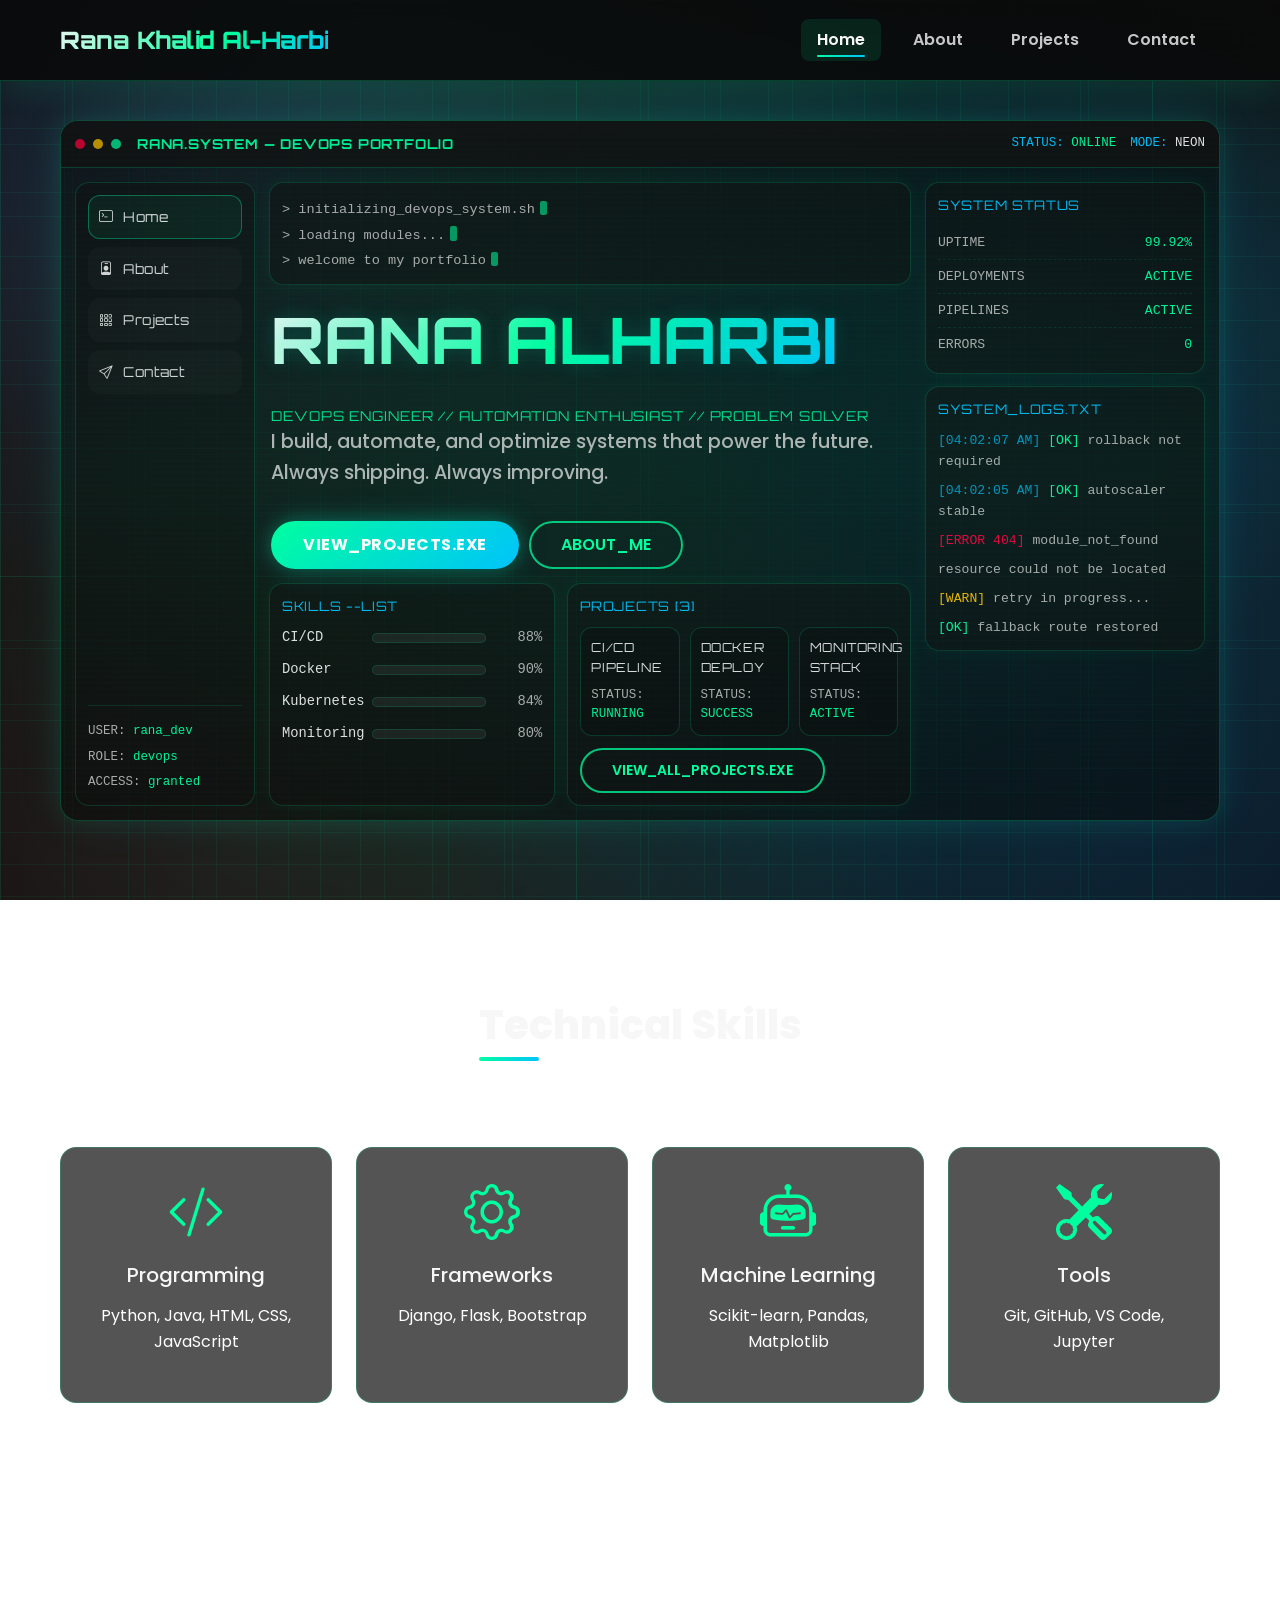
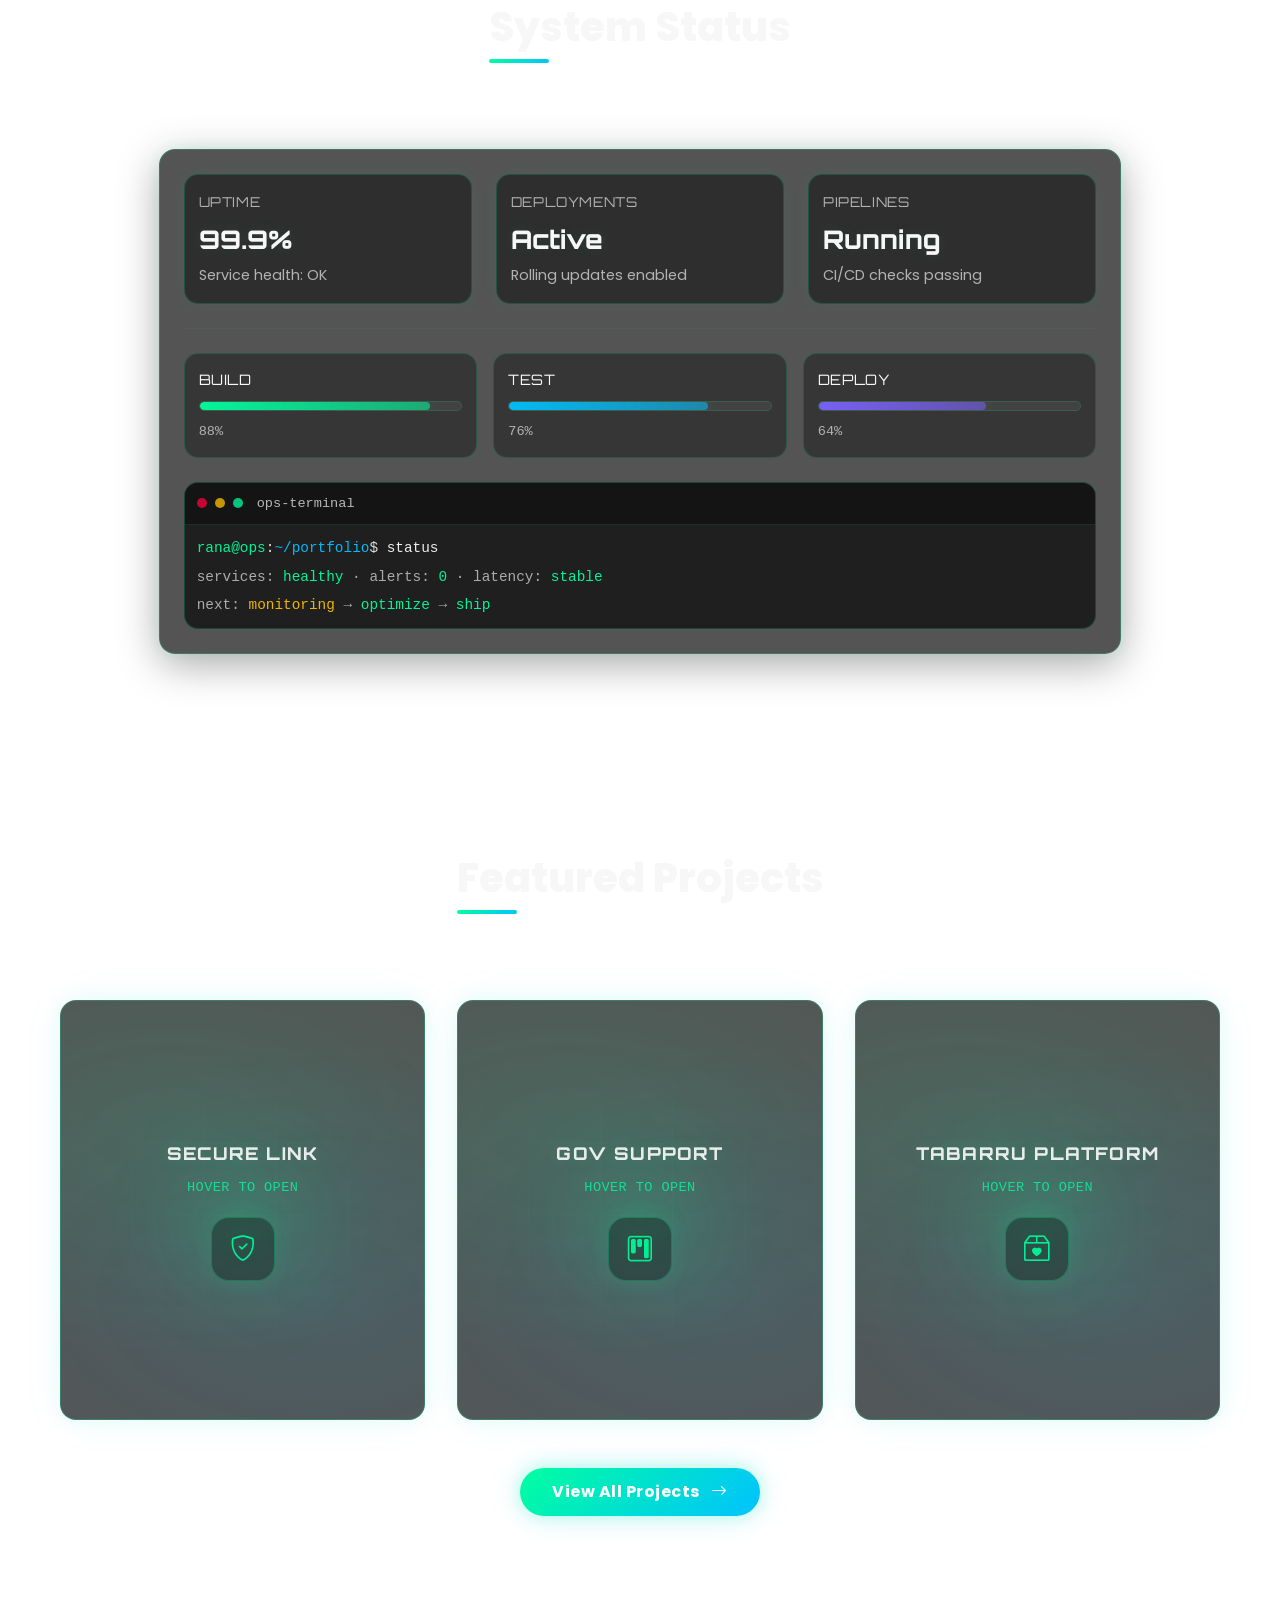
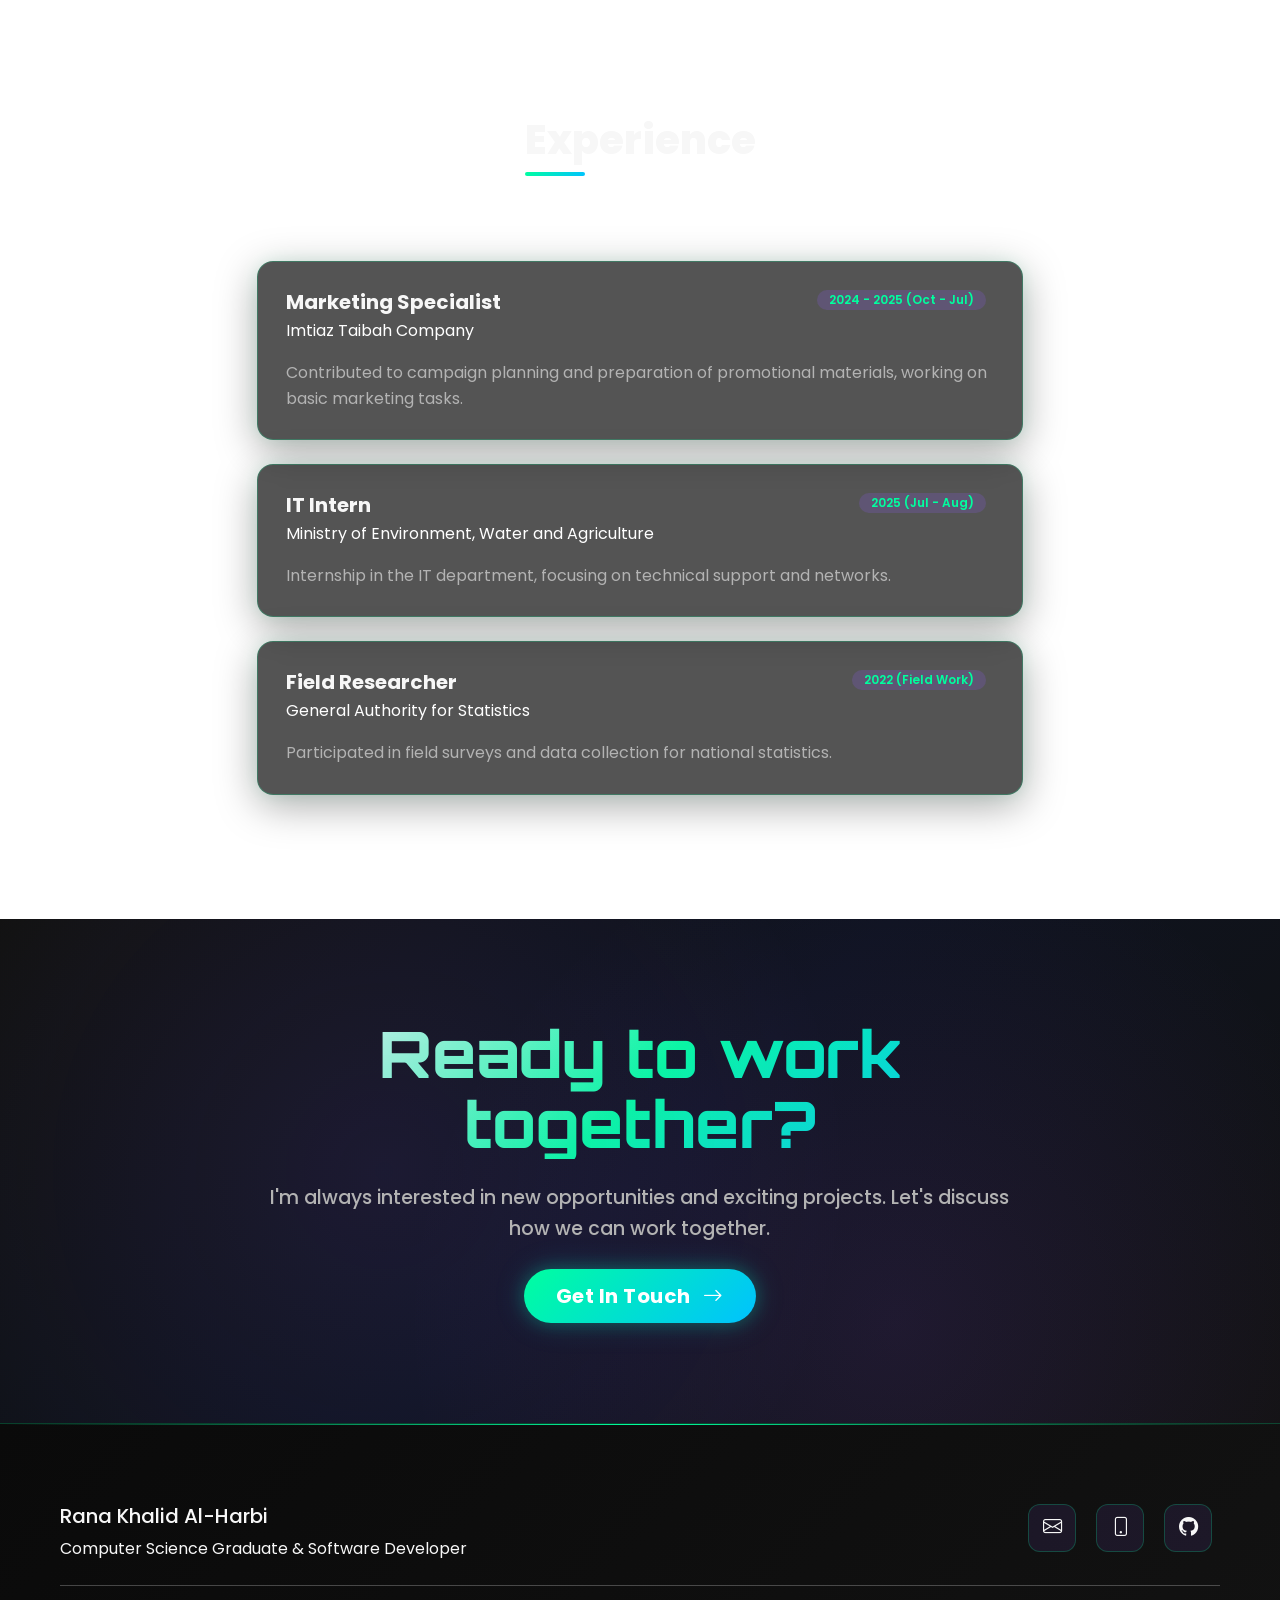
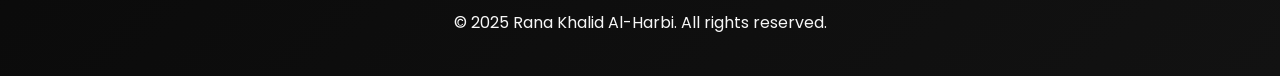
<file: index.html>
﻿<!DOCTYPE html>
<html lang="en">
<head>
    <meta charset="UTF-8">
    <meta name="viewport" content="width=device-width, initial-scale=1.0">
    <title>Rana Khalid Al-Harbi - Portfolio</title>
    
    <!-- Bootstrap CSS -->
    <link href="https://cdn.jsdelivr.net/npm/bootstrap@5.3.0/dist/css/bootstrap.min.css" rel="stylesheet">
    <!-- Bootstrap Icons -->
    <link href="https://cdn.jsdelivr.net/npm/bootstrap-icons@1.10.0/font/bootstrap-icons.css" rel="stylesheet">
    <!-- Google Fonts -->
    <link href="https://fonts.googleapis.com/css2?family=Poppins:wght@300;400;500;600;700;800&display=swap" rel="stylesheet">
    
    <link rel="stylesheet" href="css/styles.css">
</head>
<body>
    <!-- Loading Screen -->
    <div id="loading-screen" class="loading-screen" aria-live="polite" aria-label="Initializing system">
        <div class="loading-card">
            <div class="loading-title">Initializing System<span class="loading-dots"></span></div>
            <div class="loading-subtitle">Loading modules, warming cache, syncing UI…</div>
            <div class="loading-bar">
                <div class="loading-bar-fill" id="loading-bar-fill"></div>
            </div>
            <div class="loading-hint">&gt; Press nothing. Just watch it boot.</div>
        </div>
    </div>

    <!-- Cursor Follower -->
    <div class="cursor-dot" id="cursor-dot" aria-hidden="true"></div>
    <!-- Language Switcher -->
   

    <!-- Navigation -->
    <nav class="navbar navbar-expand-lg">
        <div class="container">
            <a class="navbar-brand" href="index.html">
                Rana Khalid Al-Harbi
            </a>
            
            <button class="navbar-toggler" type="button" data-bs-toggle="collapse" data-bs-target="#navbarNav">
                <span class="navbar-toggler-icon"></span>
            </button>
            
            <div class="collapse navbar-collapse" id="navbarNav">
                <ul class="navbar-nav ms-auto">
                    <li class="nav-item">
                        <a class="nav-link active" href="index.html">Home</a>
                    </li>
                    <li class="nav-item">
                        <a class="nav-link" href="about.html">About</a>
                    </li>
                    <li class="nav-item">
                        <a class="nav-link" href="projects.html">Projects</a>
                    </li>
                    <li class="nav-item">
                        <a class="nav-link" href="contact.html">Contact</a>
                    </li>
                </ul>
            </div>
        </div>
    </nav>

    <!-- Main Content -->
    <main>
        <!-- Hero Section -->
        <section class="hero-section">
            <div class="container">
                <div class="hud-shell">
                    <div class="hud-topbar">
                        <div class="hud-topbar-left">
                            <span class="hud-dot hud-dot-red"></span>
                            <span class="hud-dot hud-dot-yellow"></span>
                            <span class="hud-dot hud-dot-green"></span>
                            <span class="hud-title">RANA.SYSTEM — DEVOPS PORTFOLIO</span>
                        </div>
                        <div class="hud-topbar-right">
                            <span class="hud-kv"><span class="hud-k">STATUS:</span> <span class="hud-v ok">ONLINE</span></span>
                            <span class="hud-kv"><span class="hud-k">MODE:</span> <span class="hud-v">NEON</span></span>
                        </div>
                    </div>

                    <div class="hud-grid">
                        <aside class="hud-sidebar">
                            <a class="hud-nav-item active" href="index.html"><i class="bi bi-terminal"></i> Home</a>
                            <a class="hud-nav-item" href="about.html"><i class="bi bi-person-badge"></i> About</a>
                            <a class="hud-nav-item" href="projects.html"><i class="bi bi-grid-3x3-gap"></i> Projects</a>
                            <a class="hud-nav-item" href="contact.html"><i class="bi bi-send"></i> Contact</a>
                            <div class="hud-sidebar-meta">
                                <div class="hud-small">USER: <span class="ok">rana_dev</span></div>
                                <div class="hud-small">ROLE: <span class="ok">devops</span></div>
                                <div class="hud-small">ACCESS: <span class="ok">granted</span></div>
                            </div>
                        </aside>

                        <section class="hud-main">
                            <div class="hud-panel hud-boot">
                                <div class="hud-mono hud-bootline" data-bootline="> initializing_devops_system.sh"></div>
                                <div class="hud-mono hud-bootline" data-bootline="> loading modules..."></div>
                                <div class="hud-mono hud-bootline" data-bootline="> welcome to my portfolio"></div>
                            </div>

                            <div class="hud-hero">
                                <h1 class="hero-title hero-title-typewriter" data-typewriter-text="RANA ALHARBI" aria-label="RANA ALHARBI"></h1>
                                <div class="hud-role">DEVOPS ENGINEER // AUTOMATION ENTHUSIAST // PROBLEM SOLVER</div>
                                <p class="hero-subtitle">I build, automate, and optimize systems that power the future. Always shipping. Always improving.</p>
                                <div class="hud-actions">
                                    <a href="projects.html" class="btn btn-primary">VIEW_PROJECTS.EXE</a>
                                    <a href="about.html" class="btn btn-outline-primary">ABOUT_ME</a>
                                </div>
                            </div>

                            <div class="hud-row">
                                <div class="hud-panel hud-skillpanel">
                                    <div class="hud-panel-title">SKILLS --LIST</div>
                                    <div class="hud-skill">
                                        <span>CI/CD</span>
                                        <span class="hud-bar"><span class="hud-bar-fill" style="width: 88%"></span></span>
                                        <span class="hud-pct">88%</span>
                                    </div>
                                    <div class="hud-skill">
                                        <span>Docker</span>
                                        <span class="hud-bar"><span class="hud-bar-fill" style="width: 90%"></span></span>
                                        <span class="hud-pct">90%</span>
                                    </div>
                                    <div class="hud-skill">
                                        <span>Kubernetes</span>
                                        <span class="hud-bar"><span class="hud-bar-fill" style="width: 84%"></span></span>
                                        <span class="hud-pct">84%</span>
                                    </div>
                                    <div class="hud-skill">
                                        <span>Monitoring</span>
                                        <span class="hud-bar"><span class="hud-bar-fill" style="width: 80%"></span></span>
                                        <span class="hud-pct">80%</span>
                                    </div>
                                </div>

                                <div class="hud-panel hud-projectpanel">
                                    <div class="hud-panel-title">PROJECTS [3]</div>
                                    <div class="hud-chipgrid">
                                        <div class="hud-chip">
                                            <div class="hud-chip-title">CI/CD PIPELINE</div>
                                            <div class="hud-chip-sub">STATUS: <span class="ok">RUNNING</span></div>
                                        </div>
                                        <div class="hud-chip">
                                            <div class="hud-chip-title">DOCKER DEPLOY</div>
                                            <div class="hud-chip-sub">STATUS: <span class="ok">SUCCESS</span></div>
                                        </div>
                                        <div class="hud-chip">
                                            <div class="hud-chip-title">MONITORING STACK</div>
                                            <div class="hud-chip-sub">STATUS: <span class="ok">ACTIVE</span></div>
                                        </div>
                                    </div>
                                    <div class="hud-chip-actions">
                                        <a href="projects.html" class="btn btn-outline-primary btn-sm">VIEW_ALL_PROJECTS.EXE</a>
                                    </div>
                                </div>
                            </div>
                        </section>

                        <aside class="hud-right">
                            <div class="hud-panel hud-status">
                                <div class="hud-panel-title">SYSTEM STATUS</div>
                                <div class="hud-kvline"><span>UPTIME</span><span class="ok" id="hud-uptime">99.9%</span></div>
                                <div class="hud-kvline"><span>DEPLOYMENTS</span><span class="ok" id="hud-deployments">ACTIVE</span></div>
                                <div class="hud-kvline"><span>PIPELINES</span><span class="ok" id="hud-pipelines">RUNNING</span></div>
                                <div class="hud-kvline"><span>ERRORS</span><span class="ok" id="hud-errors">0</span></div>
                            </div>

                            <div class="hud-panel hud-logs">
                                <div class="hud-panel-title">SYSTEM_LOGS.TXT</div>
                                <div id="hud-logs">
                                    <div class="hud-log"><span class="err">[ERROR 404]</span> module_not_found</div>
                                    <div class="hud-log">resource could not be located</div>
                                    <div class="hud-log"><span class="warn">[WARN]</span> retry in progress...</div>
                                    <div class="hud-log"><span class="ok">[OK]</span> fallback route restored</div>
                                </div>
                            </div>
                        </aside>
                    </div>
                </div>
            </div>
        </section>

        <!-- Skills Section -->
        <section class="section-padding">
            <div class="container">
                <div class="text-center mb-5">
                    <h2 class="section-title">Technical Skills</h2>
                    <p class="text-white">Technologies and tools I work with</p>
                </div>
                <div class="skills-grid">
                    <div class="skill-card">
                        <i class="bi bi-code-slash display-4"></i>
                        <h5 class="mt-3 mb-3">Programming</h5>
                        <p class="text-white">Python, Java, HTML, CSS, JavaScript</p>
                    </div>
                    <div class="skill-card">
                        <i class="bi bi-gear display-4"></i>
                        <h5 class="mt-3 mb-3">Frameworks</h5>
                        <p class="text-white">Django, Flask, Bootstrap</p>
                    </div>
                    <div class="skill-card">
                        <i class="bi bi-robot display-4"></i>
                        <h5 class="mt-3 mb-3">Machine Learning</h5>
                            <p class="text-white">Scikit-learn, Pandas, Matplotlib</p>
                    </div>
                    <div class="skill-card">
                        <i class="bi bi-tools display-4"></i>
                        <h5 class="mt-3 mb-3">Tools</h5>
                        <p class="text-white">Git, GitHub, VS Code, Jupyter</p>
                    </div>
                </div>
            </div>
        </section>

        <!-- System Status Panel -->
        <section class="section-padding">
            <div class="container">
                <div class="text-center mb-5">
                    <h2 class="section-title">System Status</h2>
                    <p class="text-white">A DevOps-style snapshot of what’s running</p>
                </div>

                <div class="row g-4 justify-content-center">
                    <div class="col-lg-10">
                        <div class="card p-4">
                            <div class="row g-4">
                                <div class="col-md-4">
                                    <div class="status-metric">
                                        <div class="status-label">Uptime</div>
                                        <div class="status-value">99.9%</div>
                                        <div class="status-sub">Service health: OK</div>
                                    </div>
                                </div>
                                <div class="col-md-4">
                                    <div class="status-metric">
                                        <div class="status-label">Deployments</div>
                                        <div class="status-value">Active</div>
                                        <div class="status-sub">Rolling updates enabled</div>
                                    </div>
                                </div>
                                <div class="col-md-4">
                                    <div class="status-metric">
                                        <div class="status-label">Pipelines</div>
                                        <div class="status-value">Running</div>
                                        <div class="status-sub">CI/CD checks passing</div>
                                    </div>
                                </div>
                            </div>

                            <hr class="my-4" style="border-color: rgba(0,255,159,0.18);">

                            <div class="row g-3">
                                <div class="col-md-4">
                                    <div class="progress-line">
                                        <div class="progress-title">Build</div>
                                        <div class="progress-track">
                                            <div class="progress-fill progress-fill-green" style="width: 88%"></div>
                                        </div>
                                        <div class="progress-meta">88%</div>
                                    </div>
                                </div>
                                <div class="col-md-4">
                                    <div class="progress-line">
                                        <div class="progress-title">Test</div>
                                        <div class="progress-track">
                                            <div class="progress-fill progress-fill-blue" style="width: 76%"></div>
                                        </div>
                                        <div class="progress-meta">76%</div>
                                    </div>
                                </div>
                                <div class="col-md-4">
                                    <div class="progress-line">
                                        <div class="progress-title">Deploy</div>
                                        <div class="progress-track">
                                            <div class="progress-fill progress-fill-purple" style="width: 64%"></div>
                                        </div>
                                        <div class="progress-meta">64%</div>
                                    </div>
                                </div>
                            </div>

                            <div class="terminal-mini mt-4">
                                <div class="terminal-header">
                                    <span class="dot dot-red"></span>
                                    <span class="dot dot-yellow"></span>
                                    <span class="dot dot-green"></span>
                                    <span class="terminal-title">ops-terminal</span>
                                </div>
                                <div class="terminal-body">
                                    <div><span class="t-prompt">rana@ops</span>:<span class="t-path">~/portfolio</span>$ <span class="t-cmd">status</span></div>
                                    <div class="t-out">services: <span class="t-ok">healthy</span> · alerts: <span class="t-ok">0</span> · latency: <span class="t-ok">stable</span></div>
                                    <div class="t-out">next: <span class="t-warn">monitoring</span> → <span class="t-ok">optimize</span> → <span class="t-ok">ship</span></div>
                                </div>
                            </div>
                        </div>
                    </div>
                </div>
            </div>
        </section>

        <!-- Featured Projects Section -->
        <section class="section-padding">
            <div class="container">
                <div class="text-center mb-5">
                    <h2 class="section-title">Featured Projects</h2>
                    <p class="text-white">Some of my recent work</p>
                </div>
                <div class="projects-grid">
                    <div class="flip-card" tabindex="0" role="button" aria-label="Open project: Secure Link" data-href="projects.html#project-secure-link">
                        <div class="flip-inner">
                            <div class="flip-front">
                                <div class="flip-front-title">SECURE LINK</div>
                                <div class="flip-front-sub">HOVER TO OPEN</div>
                                <div class="flip-front-icon"><i class="bi bi-shield-check"></i></div>
                            </div>
                            <div class="flip-back">
                                <div class="project-card project-card-back">
                                    <div id="securelink-featured-carousel" class="carousel slide carousel-fade featured-project-carousel" data-bs-ride="carousel" data-bs-interval="3800" data-bs-wrap="true" data-bs-pause="false">
                                        <div class="carousel-inner">
                                            <div class="carousel-item active">
                                                <img src="images/WhatsAppImage2025-09-26at4.13.44PM.jpeg" class="d-block w-100" alt="Secure Link — interface" style="height: 240px; object-fit: cover;">
                                            </div>
                                            <div class="carousel-item">
                                                <img src="images/WhatsAppImage2025-09-26at4.13.50PM.jpeg" class="d-block w-100" alt="Secure Link — URL analysis" style="height: 240px; object-fit: cover;">
                                            </div>
                                        </div>
                                    </div>
                                    <div class="project-meta">
                                        <h5 class="project-title">Secure Link</h5>
                                        <p class="project-desc">A machine learning-powered website for detecting phishing links with 96.6% accuracy using Random Forest and SVM algorithms.</p>
                                        <div class="mb-3">
                                            <span class="badge bg-primary">Python</span>
                                            <span class="badge bg-secondary">Django</span>
                                            <span class="badge bg-info">ML</span>
                                        </div>
                                        <a href="projects.html#project-secure-link" class="btn btn-sm btn-outline-primary">Learn More <i class="bi bi-arrow-right ms-1"></i></a>
                                    </div>
                                </div>
                            </div>
                        </div>
                    </div>

                    <div class="flip-card" tabindex="0" role="button" aria-label="Open project: Tabarru wa Irtaqi Platform" data-href="projects.html#project-tabarru">
                        <div class="flip-inner">
                            <div class="flip-front">
                                <div class="flip-front-title">GOV SUPPORT</div>
                                <div class="flip-front-sub">HOVER TO OPEN</div>
                                <div class="flip-front-icon"><i class="bi bi-kanban"></i></div>
                            </div>
                            <div class="flip-back">
                                <div class="project-card project-card-back">
                                    <div id="government-featured-carousel" class="carousel slide carousel-fade featured-project-carousel" data-bs-ride="carousel" data-bs-interval="4000" data-bs-wrap="true" data-bs-pause="false">
                                        <div class="carousel-inner">
                                            <div class="carousel-item active">
                                                <img src="images/gov-support-login.png" class="d-block w-100" alt="Government Support System — login screen" style="height: 240px; object-fit: cover; object-position: top;">
                                            </div>
                                            <div class="carousel-item">
                                                <img src="images/gov-support-employee-request.png" class="d-block w-100" alt="Government Support System — employee request screen" style="height: 240px; object-fit: cover; object-position: top;">
                                            </div>
                                            <div class="carousel-item">
                                                <img src="images/gov-support-technician-board.png" class="d-block w-100" alt="Government Support System — technician board" style="height: 240px; object-fit: cover; object-position: top;">
                                            </div>
                                            <div class="carousel-item">
                                                <img src="images/gov-support-supervisor-board.png" class="d-block w-100" alt="Government Support System — supervisor board" style="height: 240px; object-fit: cover; object-position: top;">
                                            </div>
                                        </div>
                                    </div>
                                    <div class="project-meta">
                                        <h5 class="project-title">Government Support System</h5>
                                        <p class="project-desc">A responsive technical support web app with role-based navigation (Admin/Technician/Employee), inline alerts, loading states, and in-page messaging.</p>
                                        <div class="mb-3">
                                            <span class="badge bg-primary">Node.js</span>
                                            <span class="badge bg-secondary">Express</span>
                                            <span class="badge bg-info">REST API</span>
                                        </div>
                                        <a href="projects.html#project-government" class="btn btn-sm btn-outline-primary">Learn More <i class="bi bi-arrow-right ms-1"></i></a>
                                    </div>
                                </div>
                            </div>
                        </div>
                    </div>

                    <div class="flip-card" tabindex="0" role="button" aria-label="Open project: Tabarru wa Irtaqi Platform" data-href="projects.html#project-tabarru">
                        <div class="flip-inner">
                            <div class="flip-front">
                                <div class="flip-front-title">TABARRU PLATFORM</div>
                                <div class="flip-front-sub">HOVER TO OPEN</div>
                                <div class="flip-front-icon"><i class="bi bi-box2-heart"></i></div>
                            </div>
                            <div class="flip-back">
                                <div class="project-card project-card-back">
                                    <div id="tabarru-featured-carousel" class="carousel slide carousel-fade featured-project-carousel" data-bs-ride="carousel" data-bs-interval="4000" data-bs-wrap="true" data-bs-pause="false">
                                        <div class="carousel-inner">
                                            <div class="carousel-item active">
                                                <img src="images/tabarru-admin-dashboard.png" class="d-block w-100" alt="Tabarru — admin" style="height: 240px; object-fit: cover; object-position: top;">
                                            </div>
                                            <div class="carousel-item">
                                                <img src="images/tabarru-donor-items.png" class="d-block w-100" alt="Tabarru — donor items" style="height: 240px; object-fit: cover; object-position: top;">
                                            </div>
                                            <div class="carousel-item">
                                                <img src="images/tabarru-charity-dashboard.png" class="d-block w-100" alt="Tabarru — charity view" style="height: 240px; object-fit: cover; object-position: top;">
                                            </div>
                                        </div>
                                    </div>
                                    <div class="project-meta">
                                        <h5 class="project-title">Tabarru' wa Irtaqi Platform</h5>
                                        <p class="project-desc">منصة تبرع وارتق — a full-stack web app for donating clothes and furniture: donors, charities, beneficiaries, admin tools, filtering, and request workflows (academic project, MCOT).</p>
                                        <div class="mb-3">
                                            <span class="badge bg-primary">PHP</span>
                                            <span class="badge bg-secondary">MySQL</span>
                                            <span class="badge bg-success">Bootstrap</span>
                                        </div>
                                        <a href="projects.html#project-tabarru" class="btn btn-sm btn-outline-primary">Learn More <i class="bi bi-arrow-right ms-1"></i></a>
                                    </div>
                                </div>
                            </div>
                        </div>
                    </div>
                </div>
                <div class="text-center mt-5">
                    <a href="projects.html" class="btn btn-primary">View All Projects <i class="bi bi-arrow-right ms-2"></i></a>
                </div>
            </div>
        </section>

        <!-- Experience Section -->
        <section class="section-padding">
            <div class="container">
                <div class="text-center mb-5">
                    <h2 class="section-title">Experience</h2>
                    <p class="text-white">My professional journey</p>
                </div>
                <div class="row justify-content-center">
                    <div class="col-lg-8">
                        <div class="card mb-4">
                            <div class="card-body">
                                <div class="d-flex justify-content-between align-items-start mb-3">
                                    <div>
                                        <h5 class="card-title mb-1">Marketing Specialist</h5>
                                        <p class="text-white mb-0">Imtiaz Taibah Company</p>
                                    </div>
                                    <span class="badge bg-secondary">2024 - 2025 (Oct - Jul)</span>
                                </div>
                                <p class="card-text">Contributed to campaign planning and preparation of promotional materials, working on basic marketing tasks.</p>
                            </div>
                        </div>
                        <div class="card mb-4">
                            <div class="card-body">
                                <div class="d-flex justify-content-between align-items-start mb-3">
                                    <div>
                                        <h5 class="card-title mb-1">IT Intern</h5>
                                        <p class="text-white mb-0">Ministry of Environment, Water and Agriculture</p>
                                    </div>
                                    <span class="badge bg-secondary">2025 (Jul - Aug)</span>
                                </div>
                                <p class="card-text">Internship in the IT department, focusing on technical support and networks.</p>
                            </div>
                        </div>
                        <div class="card mb-4">
                            <div class="card-body">
                                <div class="d-flex justify-content-between align-items-start mb-3">
                                    <div>
                                        <h5 class="card-title mb-1">Field Researcher</h5>
                                        <p class="text-white mb-0">General Authority for Statistics</p>
                                    </div>
                                    <span class="badge bg-secondary">2022 (Field Work)</span>
                                </div>
                                <p class="card-text">Participated in field surveys and data collection for national statistics.</p>
                            </div>
                        </div>
                    </div>
                </div>
            </div>
        </section>

        <!-- CTA Section -->
        <section class="cta-hero section-padding text-center">
            <div class="container">
                <div class="row justify-content-center">
                    <div class="col-lg-8">
                        <h2 class="hero-title mb-4">Ready to work together?</h2>
                        <p class="hero-subtitle mb-4">I'm always interested in new opportunities and exciting projects. Let's discuss how we can work together.</p>
                        <a href="contact.html" class="btn btn-primary btn-lg">Get In Touch <i class="bi bi-arrow-right ms-2"></i></a>
                    </div>
                </div>
            </div>
        </section>
    </main>

    <!-- Footer -->
    <footer class="footer">
        <div class="container">
            <div class="row">
                <div class="col-md-6">
                    <h5>Rana Khalid Al-Harbi</h5>
                    <p class="mb-0">Computer Science Graduate & Software Developer</p>
                </div>
                <div class="col-md-6 text-end">
                    <div class="social-links">
                        <a href="mailto:lvrcil7@gmail.com" aria-label="Email"><i class="bi bi-envelope"></i></a>
                        <a href="tel:+966558413188" aria-label="Phone"><i class="bi bi-phone"></i></a>
                        <a href="#" aria-label="GitHub"><i class="bi bi-github"></i></a>
                    </div>
                </div>
            </div>
            <hr class="my-4">
            <div class="row">
                <div class="col-12 text-center">
                    <p class="mb-0">&copy; 2025 Rana Khalid Al-Harbi. All rights reserved.</p>
                </div>
            </div>
        </div>
    </footer>

    <!-- Bootstrap JS -->
    <script src="https://cdn.jsdelivr.net/npm/bootstrap@5.3.0/dist/js/bootstrap.bundle.min.js"></script>
    
    <!-- Custom JavaScript for animations -->
    <script>
        // Add smooth scrolling and fade-in animations
        document.addEventListener('DOMContentLoaded', function() {
            // Smooth scrolling for anchor links
            document.querySelectorAll('a[href^="#"]').forEach(anchor => {
                anchor.addEventListener('click', function (e) {
                    e.preventDefault();
                    document.querySelector(this.getAttribute('href')).scrollIntoView({
                        behavior: 'smooth'
                    });
                });
            });

            // Add fade-in animation to elements when they come into view
            const observerOptions = {
                threshold: 0.1,
                rootMargin: '0px 0px -50px 0px'
            };

            const observer = new IntersectionObserver(function(entries) {
                entries.forEach(entry => {
                    if (entry.isIntersecting) {
                        entry.target.classList.add('fade-in-up');
                    }
                });
            }, observerOptions);

            // Observe elements for animation
            document.querySelectorAll('.skill-card, .project-card, .card').forEach(el => {
                observer.observe(el);
            });

            // Ensure Government Support carousel always starts on Login slide
            const resetGovCarouselToLogin = () => {
                const gov = document.getElementById('government-featured-carousel');
                if (gov && typeof bootstrap !== 'undefined') {
                    const inst = bootstrap.Carousel.getOrCreateInstance(gov);
                    inst.to(0);
                    inst.cycle();
                }
            };
            resetGovCarouselToLogin();
            window.addEventListener('pageshow', resetGovCarouselToLogin);

            // Cursor follower (desktop only)
            const cursorDot = document.getElementById('cursor-dot');
            const prefersReduced = window.matchMedia && window.matchMedia('(prefers-reduced-motion: reduce)').matches;
            if (cursorDot && !prefersReduced) {
                let rafId = null;
                let x = 0, y = 0;
                window.addEventListener('mousemove', (e) => {
                    x = e.clientX;
                    y = e.clientY;
                    if (rafId) return;
                    rafId = window.requestAnimationFrame(() => {
                        cursorDot.style.transform = `translate(${x}px, ${y}px)`;
                        rafId = null;
                    });
                });
            } else if (cursorDot) {
                cursorDot.style.display = 'none';
            }

            // Hero title typewriter (runs on first load)
            const titleEls = document.querySelectorAll('.hero-title-typewriter');
            titleEls.forEach((titleEl) => {
                const reducedMotion = window.matchMedia && window.matchMedia('(prefers-reduced-motion: reduce)').matches;
                const raw = titleEl.getAttribute('data-typewriter-text') || '';

                if (reducedMotion || !raw) {
                    titleEl.innerHTML = raw.replace(/\n/g, '<br>');
                } else {
                    titleEl.innerHTML = '';
                    const caret = document.createElement('span');
                    caret.className = 'typewriter-caret';
                    caret.setAttribute('aria-hidden', 'true');
                    titleEl.appendChild(caret);

                    const chars = raw.split('');
                    let i = 0;
                    const speedMs = 55;

                    const tick = () => {
                        if (i >= chars.length) {
                            caret.remove();
                            return;
                        }
                        const ch = chars[i++];
                        if (ch === '\n') {
                            caret.insertAdjacentHTML('beforebegin', '<br>');
                        } else {
                            caret.insertAdjacentText('beforebegin', ch);
                        }
                        window.setTimeout(tick, speedMs);
                    };

                    window.setTimeout(tick, 250);
                }
            });

            // Glitch pulse on hero title
            if (titleEls.length && !prefersReduced) {
                const pulse = () => {
                    titleEls.forEach((el) => el.classList.add('glitching'));
                    window.setTimeout(() => titleEls.forEach((el) => el.classList.remove('glitching')), 650);
                    const next = 1800 + Math.random() * 2200;
                    window.setTimeout(pulse, next);
                };
                window.setTimeout(pulse, 900);
            }

            // Boot lines typing (HUD)
            const bootLines = Array.from(document.querySelectorAll('.hud-bootline[data-bootline]'));
            if (bootLines.length) {
                const typeLine = (el, text, startDelay) => {
                    if (prefersReduced) {
                        el.textContent = text;
                        return;
                    }
                    el.textContent = '';
                    let i = 0;
                    const tick = () => {
                        if (i >= text.length) return;
                        el.textContent += text[i++];
                        window.setTimeout(tick, 18 + Math.random() * 18);
                    };
                    window.setTimeout(tick, startDelay);
                };
                bootLines.forEach((el, idx) => typeLine(el, el.getAttribute('data-bootline') || '', 200 + idx * 220));
            }

            // Live-ish status numbers + logs (HUD)
            const uptimeEl = document.getElementById('hud-uptime');
            const pipelinesEl = document.getElementById('hud-pipelines');
            const errorsEl = document.getElementById('hud-errors');
            const logsEl = document.getElementById('hud-logs');
            if (!prefersReduced && (uptimeEl || pipelinesEl || errorsEl || logsEl)) {
                let uptime = 99.9;
                let errors = 0;
                const pipelineStates = ['RUNNING', 'ACTIVE', 'OK'];
                const logPool = [
                    ['ok', '[OK] cache warmed'],
                    ['ok', '[OK] metrics stream connected'],
                    ['warn', '[WARN] high latency spike detected (p95)'],
                    ['ok', '[OK] autoscaler stable'],
                    ['err', '[ERROR 500] transient_server_error'],
                    ['warn', '[WARN] retrying request...'],
                    ['ok', '[OK] rollback not required'],
                ];

                window.setInterval(() => {
                    uptime = Math.min(99.99, Math.max(98.8, uptime + (Math.random() - 0.45) * 0.06));
                    if (uptimeEl) uptimeEl.textContent = `${uptime.toFixed(2)}%`;

                    if (pipelinesEl) pipelinesEl.textContent = pipelineStates[Math.floor(Math.random() * pipelineStates.length)];

                    // Rare error blip
                    if (Math.random() < 0.08) errors = Math.min(2, errors + 1);
                    else if (Math.random() < 0.35) errors = Math.max(0, errors - 1);
                    if (errorsEl) errorsEl.textContent = String(errors);

                    if (logsEl) {
                        const [kind, msg] = logPool[Math.floor(Math.random() * logPool.length)];
                        const line = document.createElement('div');
                        line.className = 'hud-log';
                        const stamp = new Date().toLocaleTimeString([], { hour: '2-digit', minute: '2-digit', second: '2-digit' });
                        const tag = kind === 'ok' ? '<span class="ok">[OK]</span>' : kind === 'warn' ? '<span class="warn">[WARN]</span>' : '<span class="err">[ERROR]</span>';
                        line.innerHTML = `<span class="hud-ts">[${stamp}]</span> ${tag} ${msg.replace(/^\[[A-Z0-9 ]+\]\s*/,'')}`;
                        logsEl.prepend(line);
                        // keep last 6
                        while (logsEl.children.length > 6) logsEl.removeChild(logsEl.lastElementChild);
                    }
                }, 1800);
            }

            // Subtle parallax tilt for HUD shell
            const hudShell = document.querySelector('.hud-shell');
            if (hudShell && !prefersReduced) {
                let raf = null;
                let mx = 0, my = 0;
                hudShell.addEventListener('mousemove', (e) => {
                    const r = hudShell.getBoundingClientRect();
                    mx = (e.clientX - r.left) / r.width - 0.5;
                    my = (e.clientY - r.top) / r.height - 0.5;
                    if (raf) return;
                    raf = window.requestAnimationFrame(() => {
                        hudShell.style.transform = `perspective(900px) rotateX(${(-my * 3).toFixed(2)}deg) rotateY(${(mx * 4).toFixed(2)}deg)`;
                        raf = null;
                    });
                });
                hudShell.addEventListener('mouseleave', () => {
                    hudShell.style.transform = '';
                });
            }

            // Loading screen
            const loading = document.getElementById('loading-screen');
            const bar = document.getElementById('loading-bar-fill');
            if (loading && bar && !prefersReduced) {
                let p = 0;
                const step = () => {
                    p = Math.min(100, p + (3 + Math.random() * 10));
                    bar.style.width = `${p}%`;
                    if (p >= 100) {
                        loading.classList.add('is-done');
                        window.setTimeout(() => loading.remove(), 450);
                        return;
                    }
                    window.setTimeout(step, 120 + Math.random() * 180);
                };
                window.setTimeout(step, 180);
            } else if (loading) {
                loading.remove();
            }

            // Flip cards: click anywhere to open the project section
            const flipCards = Array.from(document.querySelectorAll('.flip-card[data-href]'));
            flipCards.forEach((card) => {
                card.addEventListener('click', (e) => {
                    const link = e.target.closest('a');
                    if (link) return;
                    const href = card.getAttribute('data-href');
                    if (href) window.location.href = href;
                });
                card.addEventListener('keydown', (e) => {
                    if (e.key === 'Enter' || e.key === ' ') {
                        e.preventDefault();
                        const href = card.getAttribute('data-href');
                        if (href) window.location.href = href;
                    }
                });
            });
        });
    </script>
</body>
</html>
</file>
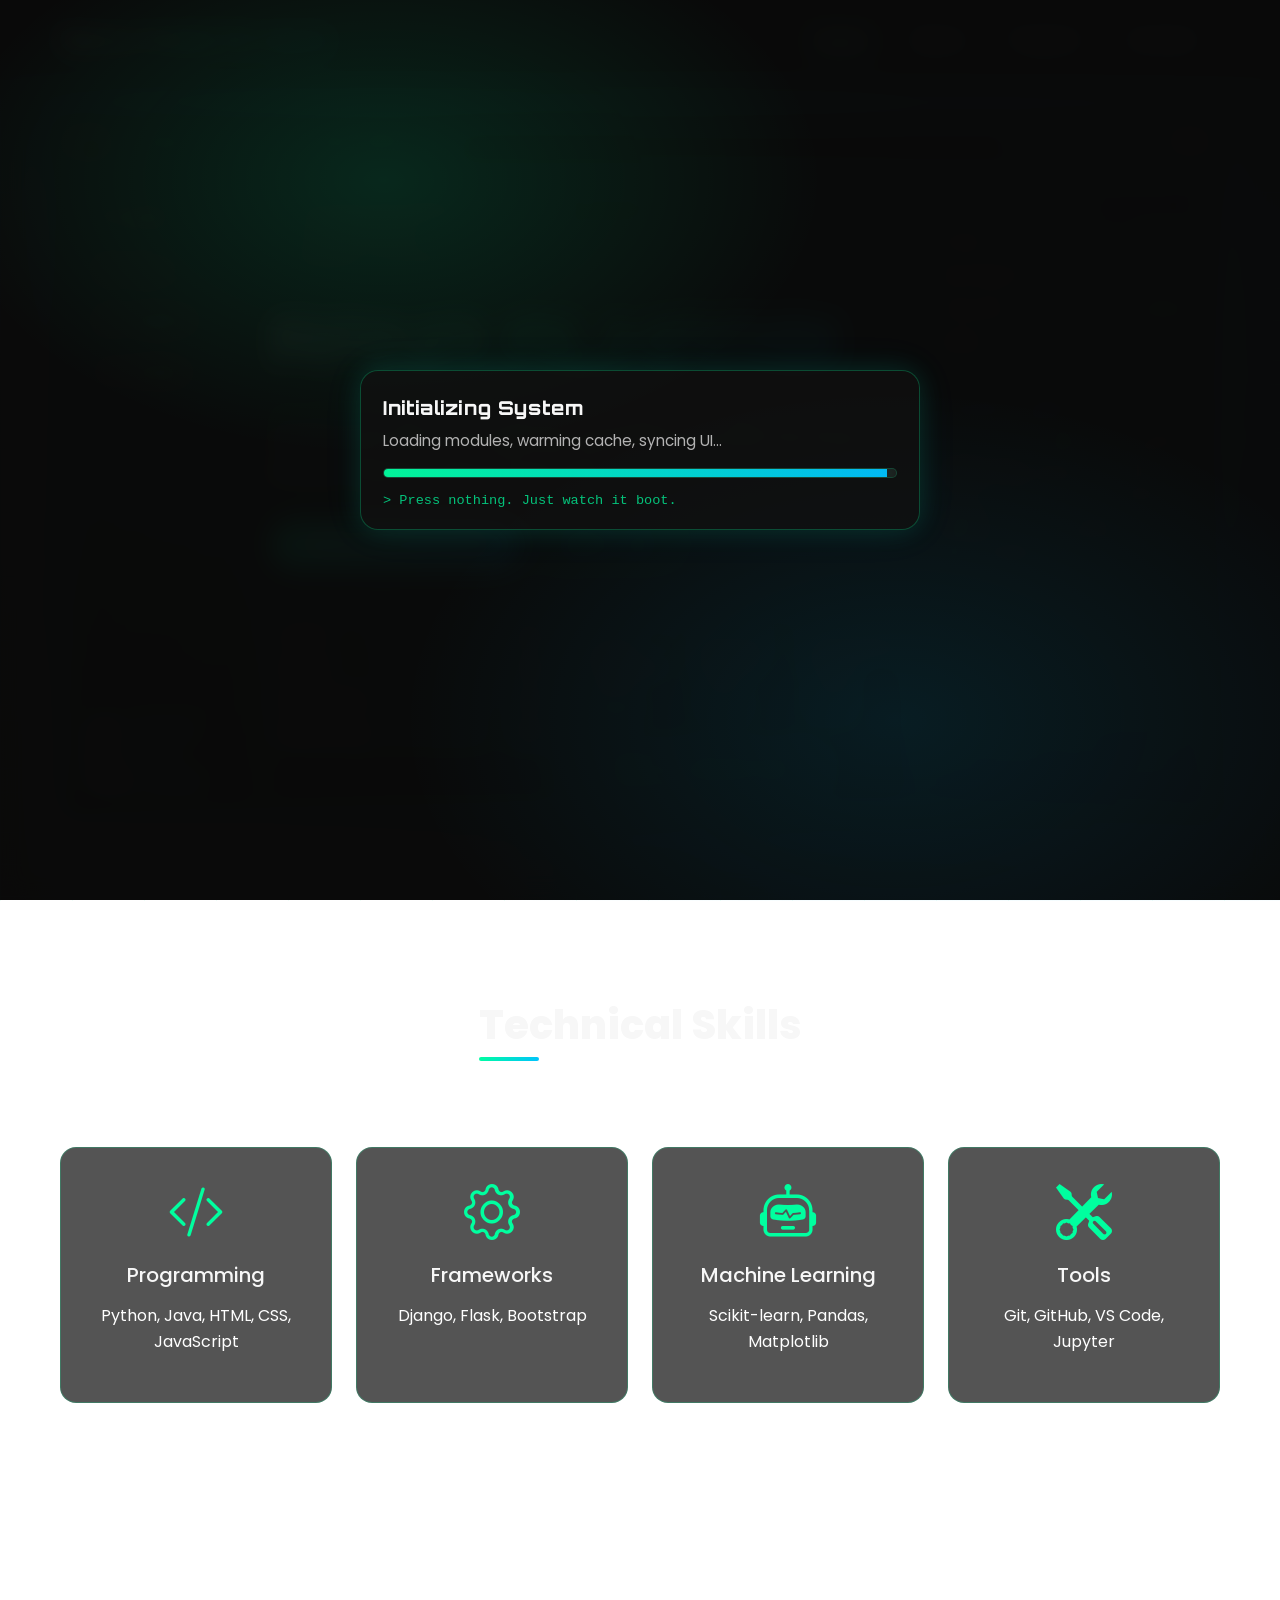
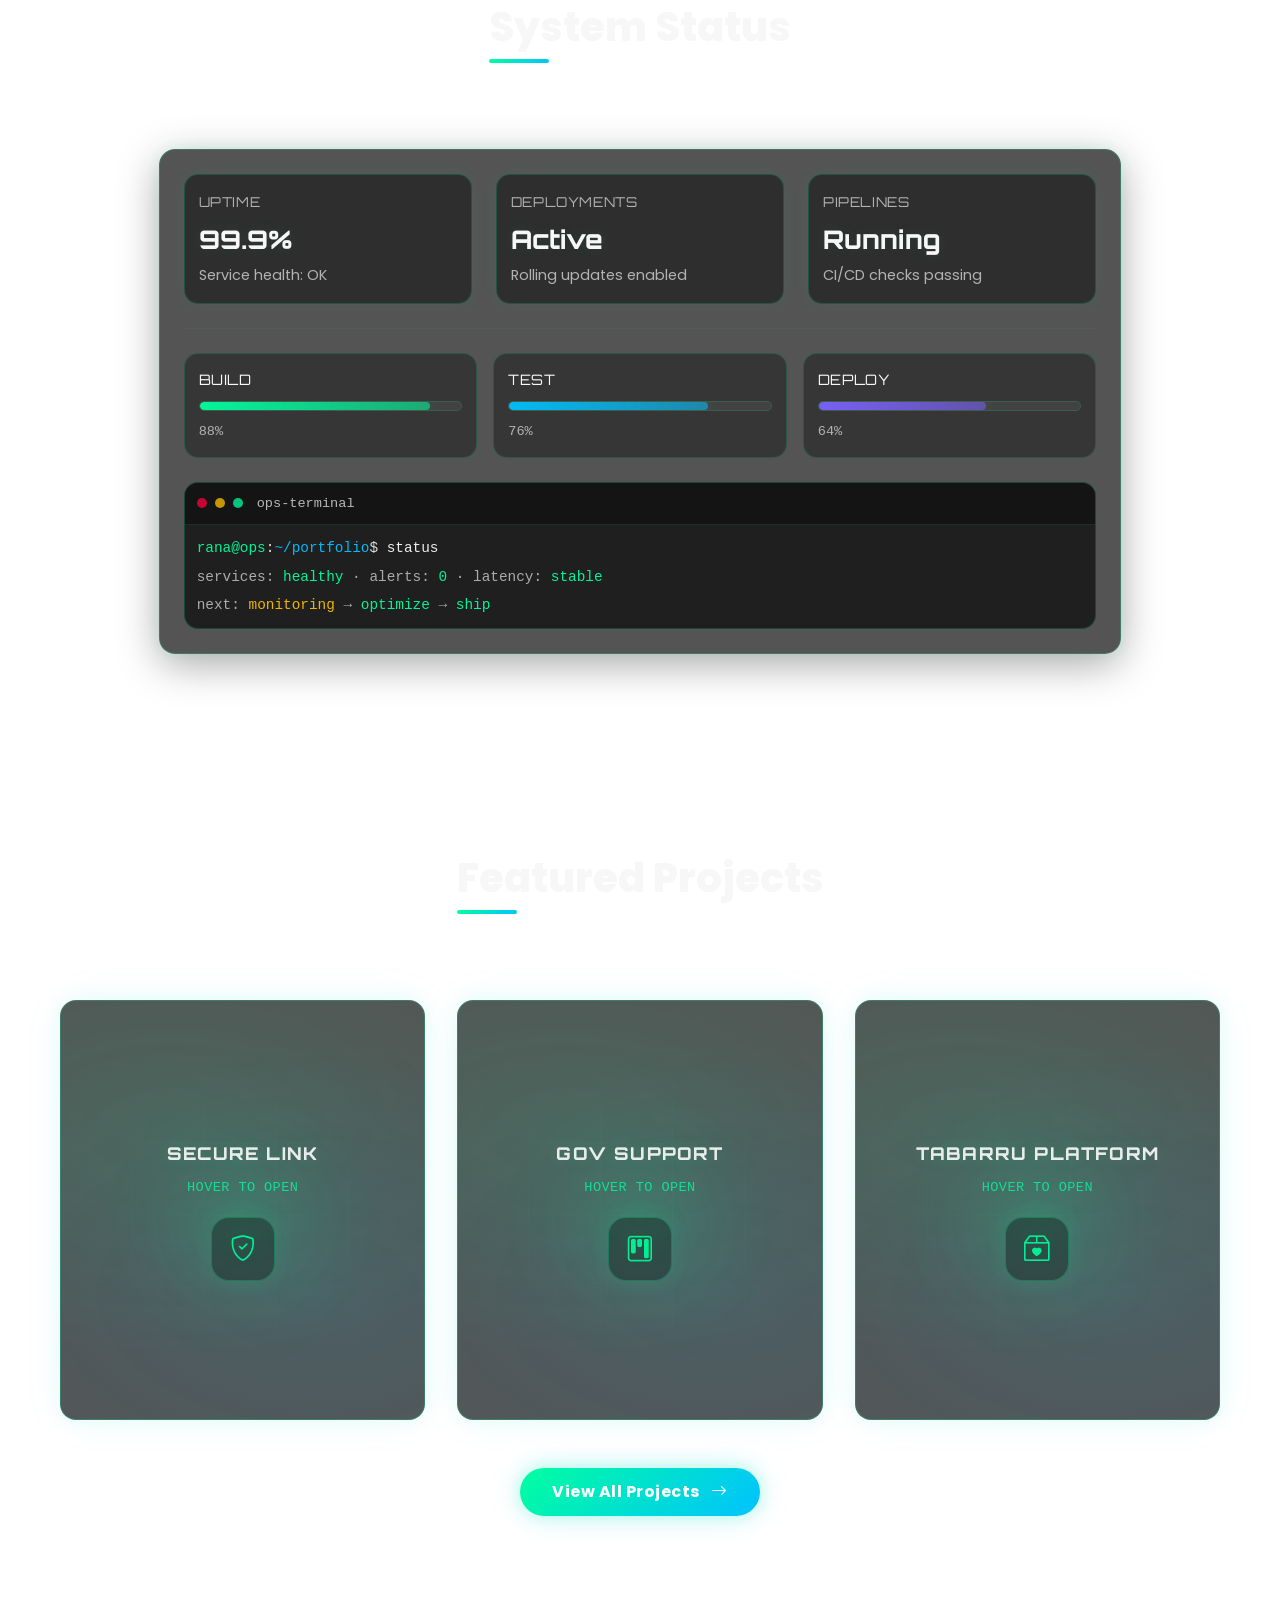
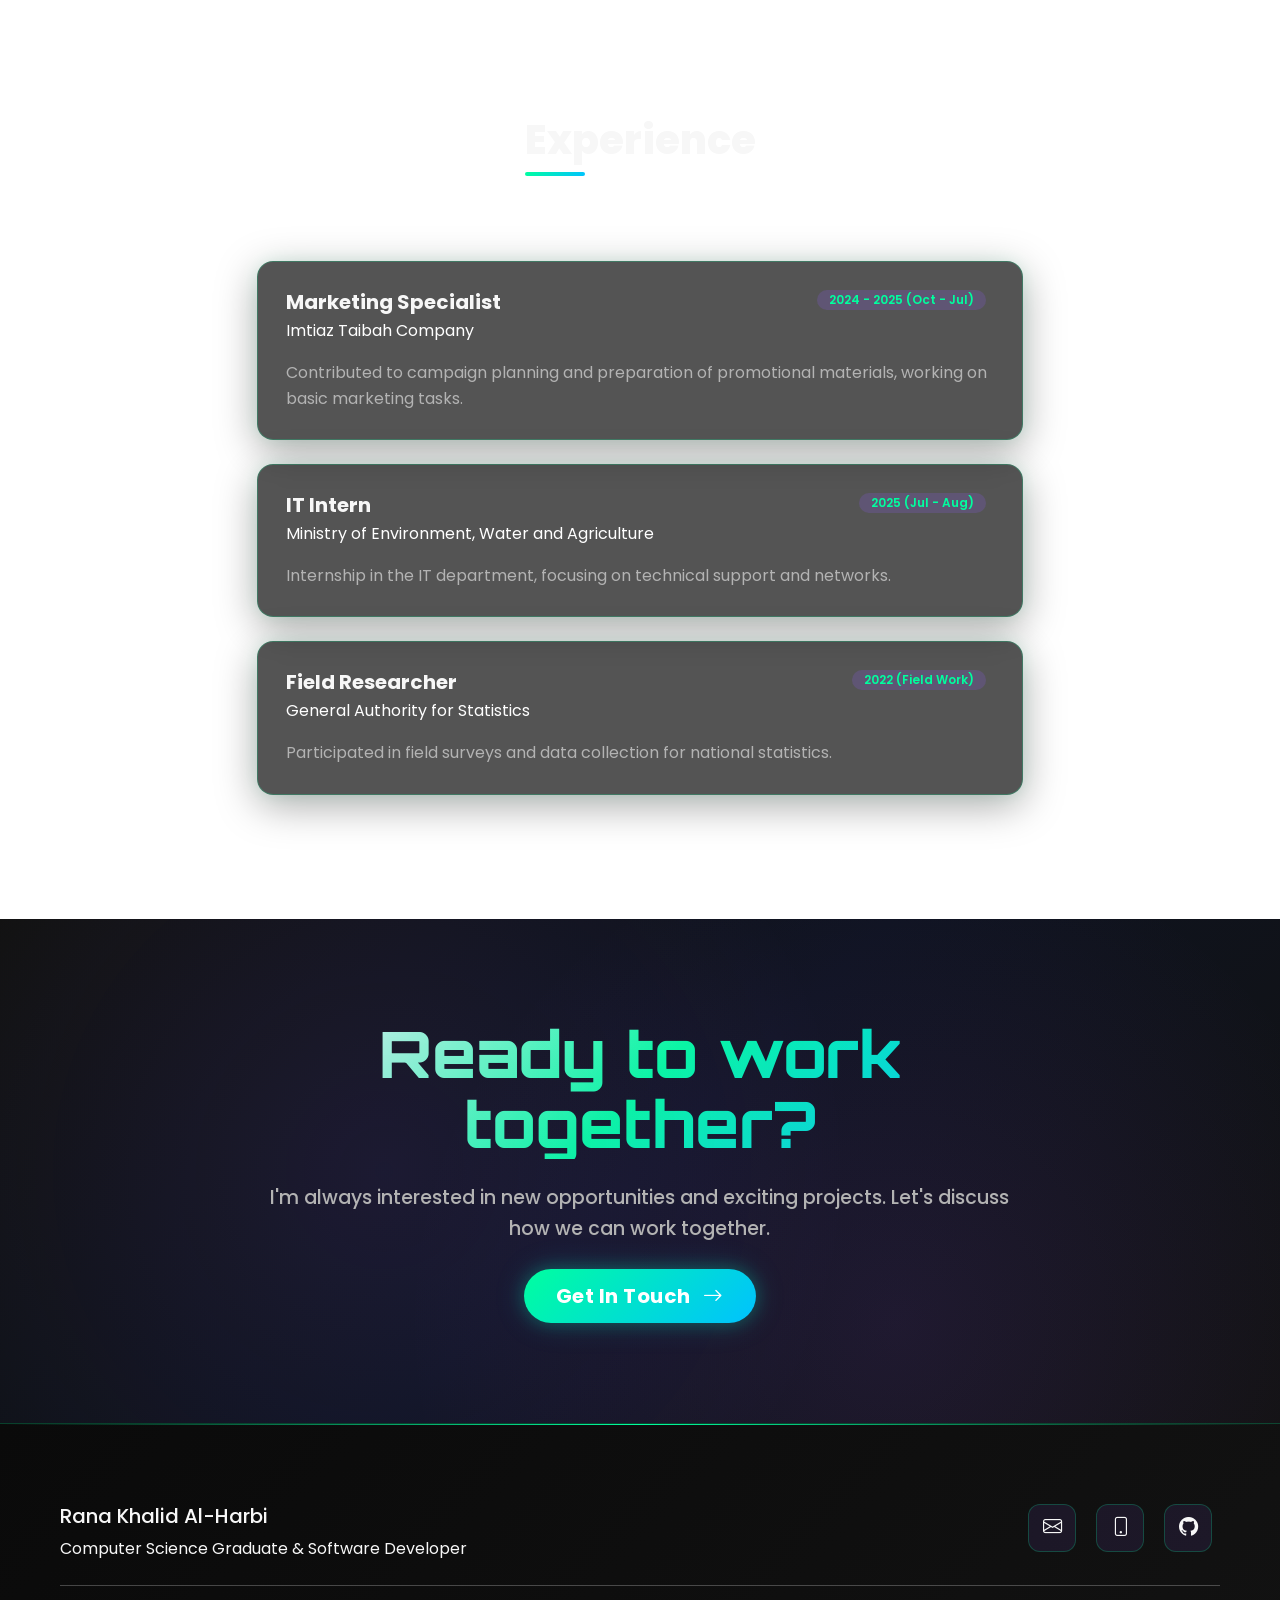
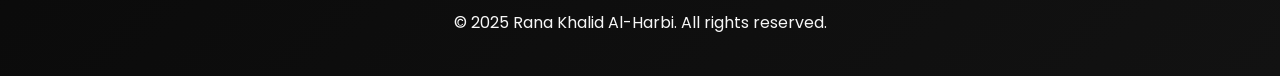
<file: portfolio/index.html>
<!DOCTYPE html>
<html lang="en">
<head>
    <meta charset="UTF-8">
    <meta name="viewport" content="width=device-width, initial-scale=1.0">
    <title>Rana Khalid Al-Harbi - Portfolio</title>
    
    <!-- Bootstrap CSS -->
    <link href="https://cdn.jsdelivr.net/npm/bootstrap@5.3.0/dist/css/bootstrap.min.css" rel="stylesheet">
    <!-- Bootstrap Icons -->
    <link href="https://cdn.jsdelivr.net/npm/bootstrap-icons@1.10.0/font/bootstrap-icons.css" rel="stylesheet">
    <!-- Google Fonts -->
    <link href="https://fonts.googleapis.com/css2?family=Poppins:wght@300;400;500;600;700;800&display=swap" rel="stylesheet">
    
    <link rel="stylesheet" href="css/styles.css">
</head>
<body>
    <!-- Loading Screen -->
    <div id="loading-screen" class="loading-screen" aria-live="polite" aria-label="Initializing system">
        <div class="loading-card">
            <div class="loading-title">Initializing System<span class="loading-dots"></span></div>
            <div class="loading-subtitle">Loading modules, warming cache, syncing UI…</div>
            <div class="loading-bar">
                <div class="loading-bar-fill" id="loading-bar-fill"></div>
            </div>
            <div class="loading-hint">&gt; Press nothing. Just watch it boot.</div>
        </div>
    </div>

    <!-- Cursor Follower -->
    <div class="cursor-dot" id="cursor-dot" aria-hidden="true"></div>
    <!-- Language Switcher -->
   

    <!-- Navigation -->
    <nav class="navbar navbar-expand-lg">
        <div class="container">
            <a class="navbar-brand" href="index.html">
                Rana Khalid Al-Harbi
            </a>
            
            <button class="navbar-toggler" type="button" data-bs-toggle="collapse" data-bs-target="#navbarNav">
                <span class="navbar-toggler-icon"></span>
            </button>
            
            <div class="collapse navbar-collapse" id="navbarNav">
                <ul class="navbar-nav ms-auto">
                    <li class="nav-item">
                        <a class="nav-link active" href="index.html">Home</a>
                    </li>
                    <li class="nav-item">
                        <a class="nav-link" href="about.html">About</a>
                    </li>
                    <li class="nav-item">
                        <a class="nav-link" href="projects.html">Projects</a>
                    </li>
                    <li class="nav-item">
                        <a class="nav-link" href="contact.html">Contact</a>
                    </li>
                </ul>
            </div>
        </div>
    </nav>

    <!-- Main Content -->
    <main>
        <!-- Hero Section -->
        <section class="hero-section">
            <div class="container">
                <div class="hud-shell">
                    <div class="hud-topbar">
                        <div class="hud-topbar-left">
                            <span class="hud-dot hud-dot-red"></span>
                            <span class="hud-dot hud-dot-yellow"></span>
                            <span class="hud-dot hud-dot-green"></span>
                            <span class="hud-title">RANA.SYSTEM — DEVOPS PORTFOLIO</span>
                        </div>
                        <div class="hud-topbar-right">
                            <span class="hud-kv"><span class="hud-k">STATUS:</span> <span class="hud-v ok">ONLINE</span></span>
                            <span class="hud-kv"><span class="hud-k">MODE:</span> <span class="hud-v">NEON</span></span>
                        </div>
                    </div>

                    <div class="hud-grid">
                        <aside class="hud-sidebar">
                            <a class="hud-nav-item active" href="index.html"><i class="bi bi-terminal"></i> Home</a>
                            <a class="hud-nav-item" href="about.html"><i class="bi bi-person-badge"></i> About</a>
                            <a class="hud-nav-item" href="projects.html"><i class="bi bi-grid-3x3-gap"></i> Projects</a>
                            <a class="hud-nav-item" href="contact.html"><i class="bi bi-send"></i> Contact</a>
                            <div class="hud-sidebar-meta">
                                <div class="hud-small">USER: <span class="ok">rana_dev</span></div>
                                <div class="hud-small">ROLE: <span class="ok">devops</span></div>
                                <div class="hud-small">ACCESS: <span class="ok">granted</span></div>
                            </div>
                        </aside>

                        <section class="hud-main">
                            <div class="hud-panel hud-boot">
                                <div class="hud-mono hud-bootline" data-bootline="> initializing_devops_system.sh"></div>
                                <div class="hud-mono hud-bootline" data-bootline="> loading modules..."></div>
                                <div class="hud-mono hud-bootline" data-bootline="> welcome to my portfolio"></div>
                            </div>

                            <div class="hud-hero">
                                <h1 class="hero-title hero-title-typewriter" data-typewriter-text="RANA ALHARBI" aria-label="RANA ALHARBI"></h1>
                                <div class="hud-role">DEVOPS ENGINEER // AUTOMATION ENTHUSIAST // PROBLEM SOLVER</div>
                                <p class="hero-subtitle">I build, automate, and optimize systems that power the future. Always shipping. Always improving.</p>
                                <div class="hud-actions">
                                    <a href="projects.html" class="btn btn-primary">VIEW_PROJECTS.EXE</a>
                                    <a href="about.html" class="btn btn-outline-primary">ABOUT_ME</a>
                                </div>
                            </div>

                            <div class="hud-row">
                                <div class="hud-panel hud-skillpanel">
                                    <div class="hud-panel-title">SKILLS --LIST</div>
                                    <div class="hud-skill">
                                        <span>CI/CD</span>
                                        <span class="hud-bar"><span class="hud-bar-fill" style="width: 88%"></span></span>
                                        <span class="hud-pct">88%</span>
                                    </div>
                                    <div class="hud-skill">
                                        <span>Docker</span>
                                        <span class="hud-bar"><span class="hud-bar-fill" style="width: 90%"></span></span>
                                        <span class="hud-pct">90%</span>
                                    </div>
                                    <div class="hud-skill">
                                        <span>Kubernetes</span>
                                        <span class="hud-bar"><span class="hud-bar-fill" style="width: 84%"></span></span>
                                        <span class="hud-pct">84%</span>
                                    </div>
                                    <div class="hud-skill">
                                        <span>Monitoring</span>
                                        <span class="hud-bar"><span class="hud-bar-fill" style="width: 80%"></span></span>
                                        <span class="hud-pct">80%</span>
                                    </div>
                                </div>

                                <div class="hud-panel hud-projectpanel">
                                    <div class="hud-panel-title">PROJECTS [3]</div>
                                    <div class="hud-chipgrid">
                                        <div class="hud-chip">
                                            <div class="hud-chip-title">CI/CD PIPELINE</div>
                                            <div class="hud-chip-sub">STATUS: <span class="ok">RUNNING</span></div>
                                        </div>
                                        <div class="hud-chip">
                                            <div class="hud-chip-title">DOCKER DEPLOY</div>
                                            <div class="hud-chip-sub">STATUS: <span class="ok">SUCCESS</span></div>
                                        </div>
                                        <div class="hud-chip">
                                            <div class="hud-chip-title">MONITORING STACK</div>
                                            <div class="hud-chip-sub">STATUS: <span class="ok">ACTIVE</span></div>
                                        </div>
                                    </div>
                                    <div class="hud-chip-actions">
                                        <a href="projects.html" class="btn btn-outline-primary btn-sm">VIEW_ALL_PROJECTS.EXE</a>
                                    </div>
                                </div>
                            </div>
                        </section>

                        <aside class="hud-right">
                            <div class="hud-panel hud-status">
                                <div class="hud-panel-title">SYSTEM STATUS</div>
                                <div class="hud-kvline"><span>UPTIME</span><span class="ok" id="hud-uptime">99.9%</span></div>
                                <div class="hud-kvline"><span>DEPLOYMENTS</span><span class="ok" id="hud-deployments">ACTIVE</span></div>
                                <div class="hud-kvline"><span>PIPELINES</span><span class="ok" id="hud-pipelines">RUNNING</span></div>
                                <div class="hud-kvline"><span>ERRORS</span><span class="ok" id="hud-errors">0</span></div>
                            </div>

                            <div class="hud-panel hud-logs">
                                <div class="hud-panel-title">SYSTEM_LOGS.TXT</div>
                                <div id="hud-logs">
                                    <div class="hud-log"><span class="err">[ERROR 404]</span> module_not_found</div>
                                    <div class="hud-log">resource could not be located</div>
                                    <div class="hud-log"><span class="warn">[WARN]</span> retry in progress...</div>
                                    <div class="hud-log"><span class="ok">[OK]</span> fallback route restored</div>
                                </div>
                            </div>
                        </aside>
                    </div>
                </div>
            </div>
        </section>

        <!-- Skills Section -->
        <section class="section-padding">
            <div class="container">
                <div class="text-center mb-5">
                    <h2 class="section-title">Technical Skills</h2>
                    <p class="text-white">Technologies and tools I work with</p>
                </div>
                <div class="skills-grid">
                    <div class="skill-card">
                        <i class="bi bi-code-slash display-4"></i>
                        <h5 class="mt-3 mb-3">Programming</h5>
                        <p class="text-white">Python, Java, HTML, CSS, JavaScript</p>
                    </div>
                    <div class="skill-card">
                        <i class="bi bi-gear display-4"></i>
                        <h5 class="mt-3 mb-3">Frameworks</h5>
                        <p class="text-white">Django, Flask, Bootstrap</p>
                    </div>
                    <div class="skill-card">
                        <i class="bi bi-robot display-4"></i>
                        <h5 class="mt-3 mb-3">Machine Learning</h5>
                            <p class="text-white">Scikit-learn, Pandas, Matplotlib</p>
                    </div>
                    <div class="skill-card">
                        <i class="bi bi-tools display-4"></i>
                        <h5 class="mt-3 mb-3">Tools</h5>
                        <p class="text-white">Git, GitHub, VS Code, Jupyter</p>
                    </div>
                </div>
            </div>
        </section>

        <!-- System Status Panel -->
        <section class="section-padding">
            <div class="container">
                <div class="text-center mb-5">
                    <h2 class="section-title">System Status</h2>
                    <p class="text-white">A DevOps-style snapshot of what’s running</p>
                </div>

                <div class="row g-4 justify-content-center">
                    <div class="col-lg-10">
                        <div class="card p-4">
                            <div class="row g-4">
                                <div class="col-md-4">
                                    <div class="status-metric">
                                        <div class="status-label">Uptime</div>
                                        <div class="status-value">99.9%</div>
                                        <div class="status-sub">Service health: OK</div>
                                    </div>
                                </div>
                                <div class="col-md-4">
                                    <div class="status-metric">
                                        <div class="status-label">Deployments</div>
                                        <div class="status-value">Active</div>
                                        <div class="status-sub">Rolling updates enabled</div>
                                    </div>
                                </div>
                                <div class="col-md-4">
                                    <div class="status-metric">
                                        <div class="status-label">Pipelines</div>
                                        <div class="status-value">Running</div>
                                        <div class="status-sub">CI/CD checks passing</div>
                                    </div>
                                </div>
                            </div>

                            <hr class="my-4" style="border-color: rgba(0,255,159,0.18);">

                            <div class="row g-3">
                                <div class="col-md-4">
                                    <div class="progress-line">
                                        <div class="progress-title">Build</div>
                                        <div class="progress-track">
                                            <div class="progress-fill progress-fill-green" style="width: 88%"></div>
                                        </div>
                                        <div class="progress-meta">88%</div>
                                    </div>
                                </div>
                                <div class="col-md-4">
                                    <div class="progress-line">
                                        <div class="progress-title">Test</div>
                                        <div class="progress-track">
                                            <div class="progress-fill progress-fill-blue" style="width: 76%"></div>
                                        </div>
                                        <div class="progress-meta">76%</div>
                                    </div>
                                </div>
                                <div class="col-md-4">
                                    <div class="progress-line">
                                        <div class="progress-title">Deploy</div>
                                        <div class="progress-track">
                                            <div class="progress-fill progress-fill-purple" style="width: 64%"></div>
                                        </div>
                                        <div class="progress-meta">64%</div>
                                    </div>
                                </div>
                            </div>

                            <div class="terminal-mini mt-4">
                                <div class="terminal-header">
                                    <span class="dot dot-red"></span>
                                    <span class="dot dot-yellow"></span>
                                    <span class="dot dot-green"></span>
                                    <span class="terminal-title">ops-terminal</span>
                                </div>
                                <div class="terminal-body">
                                    <div><span class="t-prompt">rana@ops</span>:<span class="t-path">~/portfolio</span>$ <span class="t-cmd">status</span></div>
                                    <div class="t-out">services: <span class="t-ok">healthy</span> · alerts: <span class="t-ok">0</span> · latency: <span class="t-ok">stable</span></div>
                                    <div class="t-out">next: <span class="t-warn">monitoring</span> → <span class="t-ok">optimize</span> → <span class="t-ok">ship</span></div>
                                </div>
                            </div>
                        </div>
                    </div>
                </div>
            </div>
        </section>

        <!-- Featured Projects Section -->
        <section class="section-padding">
            <div class="container">
                <div class="text-center mb-5">
                    <h2 class="section-title">Featured Projects</h2>
                    <p class="text-white">Some of my recent work</p>
                </div>
                <div class="projects-grid">
                    <div class="flip-card" tabindex="0" role="button" aria-label="Open project: Secure Link" data-href="projects.html#project-secure-link">
                        <div class="flip-inner">
                            <div class="flip-front">
                                <div class="flip-front-title">SECURE LINK</div>
                                <div class="flip-front-sub">HOVER TO OPEN</div>
                                <div class="flip-front-icon"><i class="bi bi-shield-check"></i></div>
                            </div>
                            <div class="flip-back">
                                <div class="project-card project-card-back">
                                    <div id="securelink-featured-carousel" class="carousel slide carousel-fade featured-project-carousel" data-bs-ride="carousel" data-bs-interval="3800" data-bs-wrap="true" data-bs-pause="false">
                                        <div class="carousel-inner">
                                            <div class="carousel-item active">
                                                <img src="images/WhatsAppImage2025-09-26at4.13.44PM.jpeg" class="d-block w-100" alt="Secure Link — interface" style="height: 240px; object-fit: cover;">
                                            </div>
                                            <div class="carousel-item">
                                                <img src="images/WhatsAppImage2025-09-26at4.13.50PM.jpeg" class="d-block w-100" alt="Secure Link — URL analysis" style="height: 240px; object-fit: cover;">
                                            </div>
                                        </div>
                                    </div>
                                    <div class="project-meta">
                                        <h5 class="project-title">Secure Link</h5>
                                        <p class="project-desc">A machine learning-powered website for detecting phishing links with 96.6% accuracy using Random Forest and SVM algorithms.</p>
                                        <div class="mb-3">
                                            <span class="badge bg-primary">Python</span>
                                            <span class="badge bg-secondary">Django</span>
                                            <span class="badge bg-info">ML</span>
                                        </div>
                                        <a href="projects.html#project-secure-link" class="btn btn-sm btn-outline-primary">Learn More <i class="bi bi-arrow-right ms-1"></i></a>
                                    </div>
                                </div>
                            </div>
                        </div>
                    </div>

                    <div class="flip-card" tabindex="0" role="button" aria-label="Open project: Government Support System" data-href="projects.html#project-government">
                        <div class="flip-inner">
                            <div class="flip-front">
                                <div class="flip-front-title">GOV SUPPORT</div>
                                <div class="flip-front-sub">HOVER TO OPEN</div>
                                <div class="flip-front-icon"><i class="bi bi-kanban"></i></div>
                            </div>
                            <div class="flip-back">
                                <div class="project-card project-card-back">
                                    <div id="government-featured-carousel" class="carousel slide carousel-fade featured-project-carousel" data-bs-ride="carousel" data-bs-interval="4000" data-bs-wrap="true" data-bs-pause="false">
                                        <div class="carousel-inner">
                                            <div class="carousel-item active">
                                                <img src="images/gov-support-login.png" class="d-block w-100" alt="Government Support System — login screen" style="height: 240px; object-fit: cover; object-position: top;">
                                            </div>
                                            <div class="carousel-item">
                                                <img src="images/gov-support-employee-request.png" class="d-block w-100" alt="Government Support System — employee request screen" style="height: 240px; object-fit: cover; object-position: top;">
                                            </div>
                                            <div class="carousel-item">
                                                <img src="images/gov-support-technician-board.png" class="d-block w-100" alt="Government Support System — technician board" style="height: 240px; object-fit: cover; object-position: top;">
                                            </div>
                                            <div class="carousel-item">
                                                <img src="images/gov-support-supervisor-board.png" class="d-block w-100" alt="Government Support System — supervisor board" style="height: 240px; object-fit: cover; object-position: top;">
                                            </div>
                                        </div>
                                    </div>
                                    <div class="project-meta">
                                        <h5 class="project-title">Government Support System</h5>
                                        <p class="project-desc">A responsive technical support web app with role-based navigation (Admin/Technician/Employee), inline alerts, loading states, and in-page messaging.</p>
                                        <div class="mb-3">
                                            <span class="badge bg-primary">Node.js</span>
                                            <span class="badge bg-secondary">Express</span>
                                            <span class="badge bg-info">REST API</span>
                                        </div>
                                        <a href="projects.html#project-government" class="btn btn-sm btn-outline-primary">Learn More <i class="bi bi-arrow-right ms-1"></i></a>
                                    </div>
                                </div>
                            </div>
                        </div>
                    </div>

                    <div class="flip-card" tabindex="0" role="button" aria-label="Open project: Tabarru wa Irtaqi Platform" data-href="projects.html#project-tabarru">
                        <div class="flip-inner">
                            <div class="flip-front">
                                <div class="flip-front-title">TABARRU PLATFORM</div>
                                <div class="flip-front-sub">HOVER TO OPEN</div>
                                <div class="flip-front-icon"><i class="bi bi-box2-heart"></i></div>
                            </div>
                            <div class="flip-back">
                                <div class="project-card project-card-back">
                                    <div id="tabarru-featured-carousel" class="carousel slide carousel-fade featured-project-carousel" data-bs-ride="carousel" data-bs-interval="4000" data-bs-wrap="true" data-bs-pause="false">
                                        <div class="carousel-inner">
                                            <div class="carousel-item active">
                                                <img src="images/tabarru-admin-dashboard.png" class="d-block w-100" alt="Tabarru — admin" style="height: 240px; object-fit: cover; object-position: top;">
                                            </div>
                                            <div class="carousel-item">
                                                <img src="images/tabarru-donor-items.png" class="d-block w-100" alt="Tabarru — donor items" style="height: 240px; object-fit: cover; object-position: top;">
                                            </div>
                                            <div class="carousel-item">
                                                <img src="images/tabarru-charity-dashboard.png" class="d-block w-100" alt="Tabarru — charity view" style="height: 240px; object-fit: cover; object-position: top;">
                                            </div>
                                        </div>
                                    </div>
                                    <div class="project-meta">
                                        <h5 class="project-title">Tabarru' wa Irtaqi Platform</h5>
                                        <p class="project-desc">منصة تبرع وارتق — a full-stack web app for donating clothes and furniture: donors, charities, beneficiaries, admin tools, filtering, and request workflows (academic project, MCOT).</p>
                                        <div class="mb-3">
                                            <span class="badge bg-primary">PHP</span>
                                            <span class="badge bg-secondary">MySQL</span>
                                            <span class="badge bg-success">Bootstrap</span>
                                        </div>
                                        <a href="projects.html#project-tabarru" class="btn btn-sm btn-outline-primary">Learn More <i class="bi bi-arrow-right ms-1"></i></a>
                                    </div>
                                </div>
                            </div>
                        </div>
                    </div>

                </div>
                <div class="text-center mt-5">
                    <a href="projects.html" class="btn btn-primary">View All Projects <i class="bi bi-arrow-right ms-2"></i></a>
                </div>
            </div>
        </section>

        <!-- Experience Section -->
        <section class="section-padding">
            <div class="container">
                <div class="text-center mb-5">
                    <h2 class="section-title">Experience</h2>
                    <p class="text-white">My professional journey</p>
                </div>
                <div class="row justify-content-center">
                    <div class="col-lg-8">
                        <div class="card mb-4">
                            <div class="card-body">
                                <div class="d-flex justify-content-between align-items-start mb-3">
                                    <div>
                                        <h5 class="card-title mb-1">Marketing Specialist</h5>
                                        <p class="text-white mb-0">Imtiaz Taibah Company</p>
                                    </div>
                                    <span class="badge bg-secondary">2024 - 2025 (Oct - Jul)</span>
                                </div>
                                <p class="card-text">Contributed to campaign planning and preparation of promotional materials, working on basic marketing tasks.</p>
                            </div>
                        </div>
                        <div class="card mb-4">
                            <div class="card-body">
                                <div class="d-flex justify-content-between align-items-start mb-3">
                                    <div>
                                        <h5 class="card-title mb-1">IT Intern</h5>
                                        <p class="text-white mb-0">Ministry of Environment, Water and Agriculture</p>
                                    </div>
                                    <span class="badge bg-secondary">2025 (Jul - Aug)</span>
                                </div>
                                <p class="card-text">Internship in the IT department, focusing on technical support and networks.</p>
                            </div>
                        </div>
                        <div class="card mb-4">
                            <div class="card-body">
                                <div class="d-flex justify-content-between align-items-start mb-3">
                                    <div>
                                        <h5 class="card-title mb-1">Field Researcher</h5>
                                        <p class="text-white mb-0">General Authority for Statistics</p>
                                    </div>
                                    <span class="badge bg-secondary">2022 (Field Work)</span>
                                </div>
                                <p class="card-text">Participated in field surveys and data collection for national statistics.</p>
                            </div>
                        </div>
                    </div>
                </div>
            </div>
        </section>

        <!-- CTA Section -->
        <section class="cta-hero section-padding text-center">
            <div class="container">
                <div class="row justify-content-center">
                    <div class="col-lg-8">
                        <h2 class="hero-title mb-4">Ready to work together?</h2>
                        <p class="hero-subtitle mb-4">I'm always interested in new opportunities and exciting projects. Let's discuss how we can work together.</p>
                        <a href="contact.html" class="btn btn-primary btn-lg">Get In Touch <i class="bi bi-arrow-right ms-2"></i></a>
                    </div>
                </div>
            </div>
        </section>
    </main>

    <!-- Footer -->
    <footer class="footer">
        <div class="container">
            <div class="row">
                <div class="col-md-6">
                    <h5>Rana Khalid Al-Harbi</h5>
                    <p class="mb-0">Computer Science Graduate & Software Developer</p>
                </div>
                <div class="col-md-6 text-end">
                    <div class="social-links">
                        <a href="mailto:lvrcil7@gmail.com" aria-label="Email"><i class="bi bi-envelope"></i></a>
                        <a href="tel:+966558413188" aria-label="Phone"><i class="bi bi-phone"></i></a>
                        <a href="#" aria-label="GitHub"><i class="bi bi-github"></i></a>
                    </div>
                </div>
            </div>
            <hr class="my-4">
            <div class="row">
                <div class="col-12 text-center">
                    <p class="mb-0">&copy; 2025 Rana Khalid Al-Harbi. All rights reserved.</p>
                </div>
            </div>
        </div>
    </footer>

    <!-- Bootstrap JS -->
    <script src="https://cdn.jsdelivr.net/npm/bootstrap@5.3.0/dist/js/bootstrap.bundle.min.js"></script>
    
    <!-- Custom JavaScript for animations -->
    <script>
        // Add smooth scrolling and fade-in animations
        document.addEventListener('DOMContentLoaded', function() {
            // Smooth scrolling for anchor links
            document.querySelectorAll('a[href^="#"]').forEach(anchor => {
                anchor.addEventListener('click', function (e) {
                    e.preventDefault();
                    document.querySelector(this.getAttribute('href')).scrollIntoView({
                        behavior: 'smooth'
                    });
                });
            });

            // Add fade-in animation to elements when they come into view
            const observerOptions = {
                threshold: 0.1,
                rootMargin: '0px 0px -50px 0px'
            };

            const observer = new IntersectionObserver(function(entries) {
                entries.forEach(entry => {
                    if (entry.isIntersecting) {
                        entry.target.classList.add('fade-in-up');
                    }
                });
            }, observerOptions);

            // Observe elements for animation
            document.querySelectorAll('.skill-card, .project-card, .card').forEach(el => {
                observer.observe(el);
            });

            // Ensure Government Support carousel always starts on Login slide
            const resetGovCarouselToLogin = () => {
                const gov = document.getElementById('government-featured-carousel');
                if (gov && typeof bootstrap !== 'undefined') {
                    const inst = bootstrap.Carousel.getOrCreateInstance(gov);
                    inst.to(0);
                    inst.cycle();
                }
            };
            resetGovCarouselToLogin();
            window.addEventListener('pageshow', resetGovCarouselToLogin);

            // Cursor follower (desktop only)
            const cursorDot = document.getElementById('cursor-dot');
            const prefersReduced = window.matchMedia && window.matchMedia('(prefers-reduced-motion: reduce)').matches;
            if (cursorDot && !prefersReduced) {
                let rafId = null;
                let x = 0, y = 0;
                window.addEventListener('mousemove', (e) => {
                    x = e.clientX;
                    y = e.clientY;
                    if (rafId) return;
                    rafId = window.requestAnimationFrame(() => {
                        cursorDot.style.transform = `translate(${x}px, ${y}px)`;
                        rafId = null;
                    });
                });
            } else if (cursorDot) {
                cursorDot.style.display = 'none';
            }

            // Hero title typewriter (runs on first load)
            const titleEls = document.querySelectorAll('.hero-title-typewriter');
            titleEls.forEach((titleEl) => {
                const reducedMotion = window.matchMedia && window.matchMedia('(prefers-reduced-motion: reduce)').matches;
                const raw = titleEl.getAttribute('data-typewriter-text') || '';

                if (reducedMotion || !raw) {
                    titleEl.innerHTML = raw.replace(/\n/g, '<br>');
                } else {
                    titleEl.innerHTML = '';
                    const caret = document.createElement('span');
                    caret.className = 'typewriter-caret';
                    caret.setAttribute('aria-hidden', 'true');
                    titleEl.appendChild(caret);

                    const chars = raw.split('');
                    let i = 0;
                    const speedMs = 55;

                    const tick = () => {
                        if (i >= chars.length) {
                            caret.remove();
                            return;
                        }
                        const ch = chars[i++];
                        if (ch === '\n') {
                            caret.insertAdjacentHTML('beforebegin', '<br>');
                        } else {
                            caret.insertAdjacentText('beforebegin', ch);
                        }
                        window.setTimeout(tick, speedMs);
                    };

                    window.setTimeout(tick, 250);
                }
            });

            // Glitch pulse on hero title
            if (titleEls.length && !prefersReduced) {
                const pulse = () => {
                    titleEls.forEach((el) => el.classList.add('glitching'));
                    window.setTimeout(() => titleEls.forEach((el) => el.classList.remove('glitching')), 650);
                    const next = 1800 + Math.random() * 2200;
                    window.setTimeout(pulse, next);
                };
                window.setTimeout(pulse, 900);
            }

            // Boot lines typing (HUD)
            const bootLines = Array.from(document.querySelectorAll('.hud-bootline[data-bootline]'));
            if (bootLines.length) {
                const typeLine = (el, text, startDelay) => {
                    if (prefersReduced) {
                        el.textContent = text;
                        return;
                    }
                    el.textContent = '';
                    let i = 0;
                    const tick = () => {
                        if (i >= text.length) return;
                        el.textContent += text[i++];
                        window.setTimeout(tick, 18 + Math.random() * 18);
                    };
                    window.setTimeout(tick, startDelay);
                };
                bootLines.forEach((el, idx) => typeLine(el, el.getAttribute('data-bootline') || '', 200 + idx * 220));
            }

            // Live-ish status numbers + logs (HUD)
            const uptimeEl = document.getElementById('hud-uptime');
            const pipelinesEl = document.getElementById('hud-pipelines');
            const errorsEl = document.getElementById('hud-errors');
            const logsEl = document.getElementById('hud-logs');
            if (!prefersReduced && (uptimeEl || pipelinesEl || errorsEl || logsEl)) {
                let uptime = 99.9;
                let errors = 0;
                const pipelineStates = ['RUNNING', 'ACTIVE', 'OK'];
                const logPool = [
                    ['ok', '[OK] cache warmed'],
                    ['ok', '[OK] metrics stream connected'],
                    ['warn', '[WARN] high latency spike detected (p95)'],
                    ['ok', '[OK] autoscaler stable'],
                    ['err', '[ERROR 500] transient_server_error'],
                    ['warn', '[WARN] retrying request...'],
                    ['ok', '[OK] rollback not required'],
                ];

                window.setInterval(() => {
                    uptime = Math.min(99.99, Math.max(98.8, uptime + (Math.random() - 0.45) * 0.06));
                    if (uptimeEl) uptimeEl.textContent = `${uptime.toFixed(2)}%`;

                    if (pipelinesEl) pipelinesEl.textContent = pipelineStates[Math.floor(Math.random() * pipelineStates.length)];

                    // Rare error blip
                    if (Math.random() < 0.08) errors = Math.min(2, errors + 1);
                    else if (Math.random() < 0.35) errors = Math.max(0, errors - 1);
                    if (errorsEl) errorsEl.textContent = String(errors);

                    if (logsEl) {
                        const [kind, msg] = logPool[Math.floor(Math.random() * logPool.length)];
                        const line = document.createElement('div');
                        line.className = 'hud-log';
                        const stamp = new Date().toLocaleTimeString([], { hour: '2-digit', minute: '2-digit', second: '2-digit' });
                        const tag = kind === 'ok' ? '<span class="ok">[OK]</span>' : kind === 'warn' ? '<span class="warn">[WARN]</span>' : '<span class="err">[ERROR]</span>';
                        line.innerHTML = `<span class="hud-ts">[${stamp}]</span> ${tag} ${msg.replace(/^\[[A-Z0-9 ]+\]\s*/,'')}`;
                        logsEl.prepend(line);
                        // keep last 6
                        while (logsEl.children.length > 6) logsEl.removeChild(logsEl.lastElementChild);
                    }
                }, 1800);
            }

            // Subtle parallax tilt for HUD shell
            const hudShell = document.querySelector('.hud-shell');
            if (hudShell && !prefersReduced) {
                let raf = null;
                let mx = 0, my = 0;
                hudShell.addEventListener('mousemove', (e) => {
                    const r = hudShell.getBoundingClientRect();
                    mx = (e.clientX - r.left) / r.width - 0.5;
                    my = (e.clientY - r.top) / r.height - 0.5;
                    if (raf) return;
                    raf = window.requestAnimationFrame(() => {
                        hudShell.style.transform = `perspective(900px) rotateX(${(-my * 3).toFixed(2)}deg) rotateY(${(mx * 4).toFixed(2)}deg)`;
                        raf = null;
                    });
                });
                hudShell.addEventListener('mouseleave', () => {
                    hudShell.style.transform = '';
                });
            }

            // Loading screen
            const loading = document.getElementById('loading-screen');
            const bar = document.getElementById('loading-bar-fill');
            if (loading && bar && !prefersReduced) {
                let p = 0;
                const step = () => {
                    p = Math.min(100, p + (3 + Math.random() * 10));
                    bar.style.width = `${p}%`;
                    if (p >= 100) {
                        loading.classList.add('is-done');
                        window.setTimeout(() => loading.remove(), 450);
                        return;
                    }
                    window.setTimeout(step, 120 + Math.random() * 180);
                };
                window.setTimeout(step, 180);
            } else if (loading) {
                loading.remove();
            }

            // Flip cards: click anywhere to open the project section
            const flipCards = Array.from(document.querySelectorAll('.flip-card[data-href]'));
            flipCards.forEach((card) => {
                card.addEventListener('click', (e) => {
                    const link = e.target.closest('a');
                    if (link) return;
                    const href = card.getAttribute('data-href');
                    if (href) window.location.href = href;
                });
                card.addEventListener('keydown', (e) => {
                    if (e.key === 'Enter' || e.key === ' ') {
                        e.preventDefault();
                        const href = card.getAttribute('data-href');
                        if (href) window.location.href = href;
                    }
                });
            });
        });
    </script>
</body>
</html>
</file>
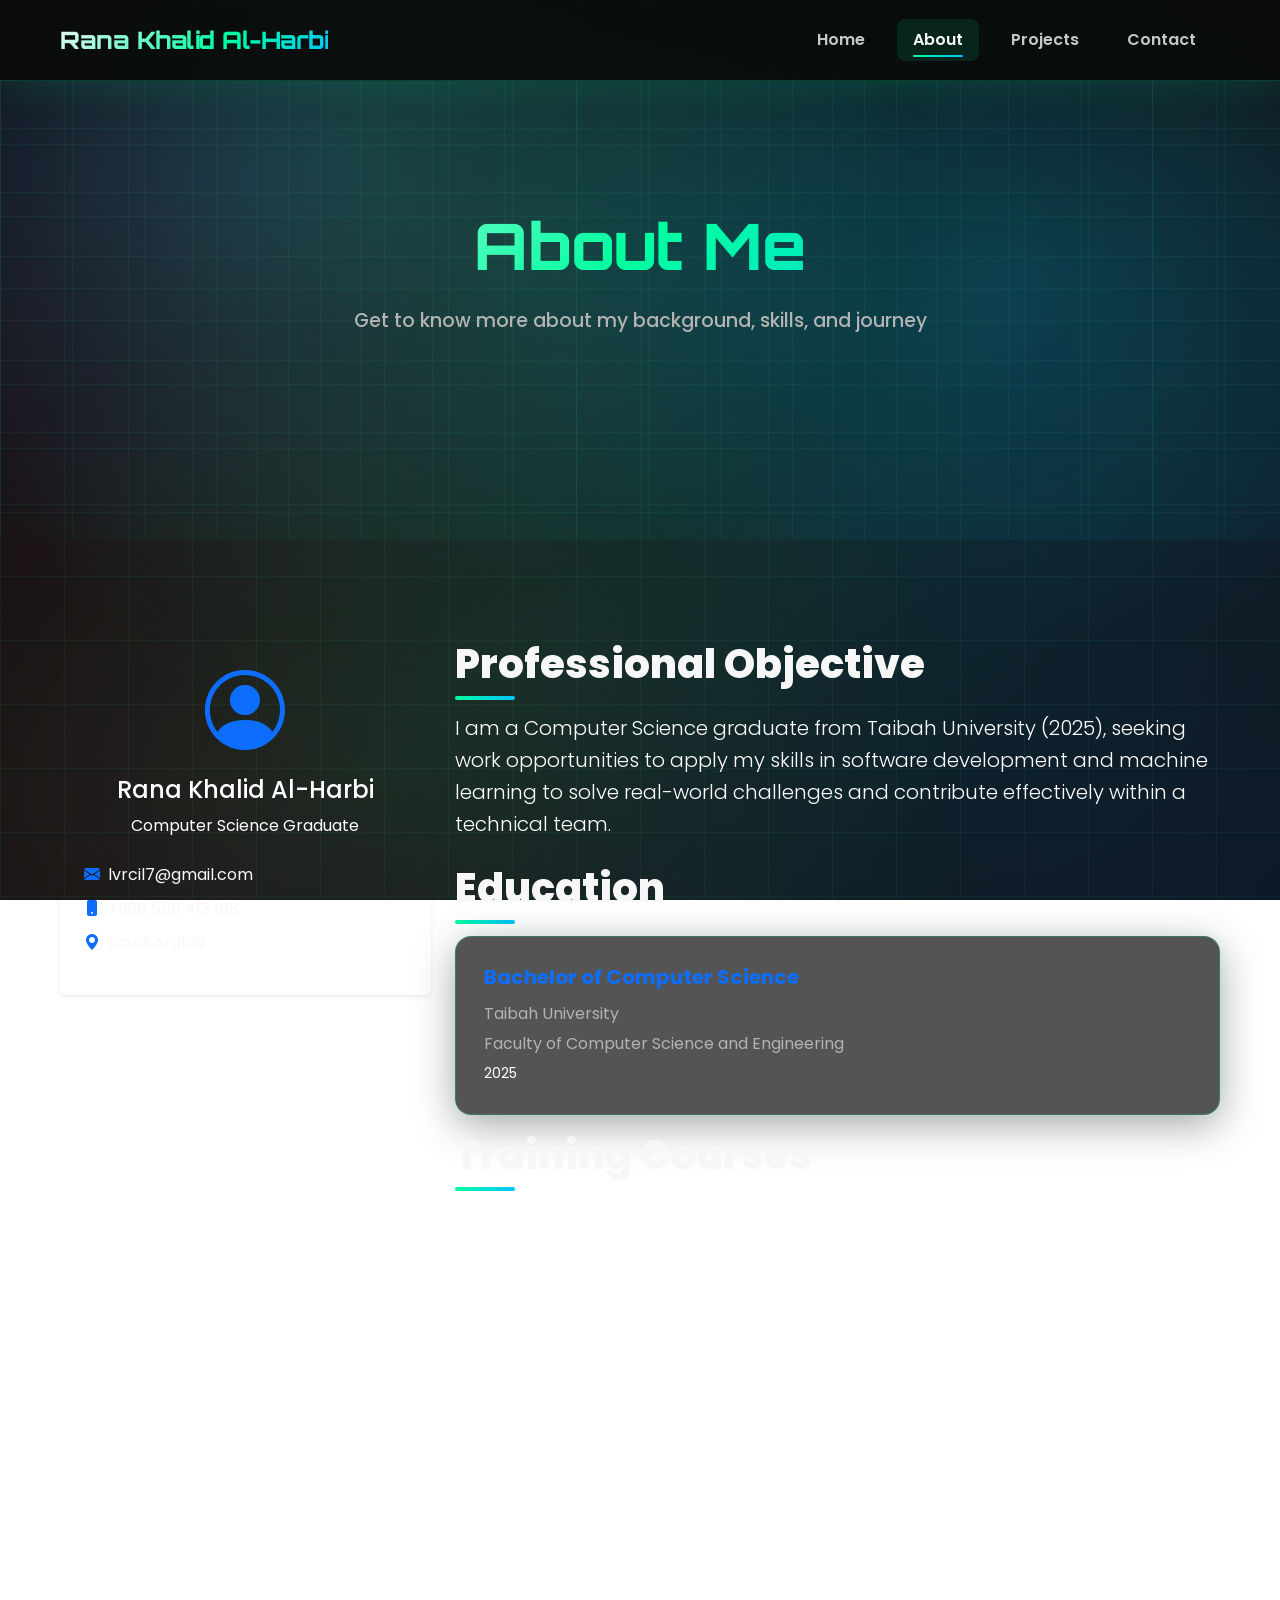
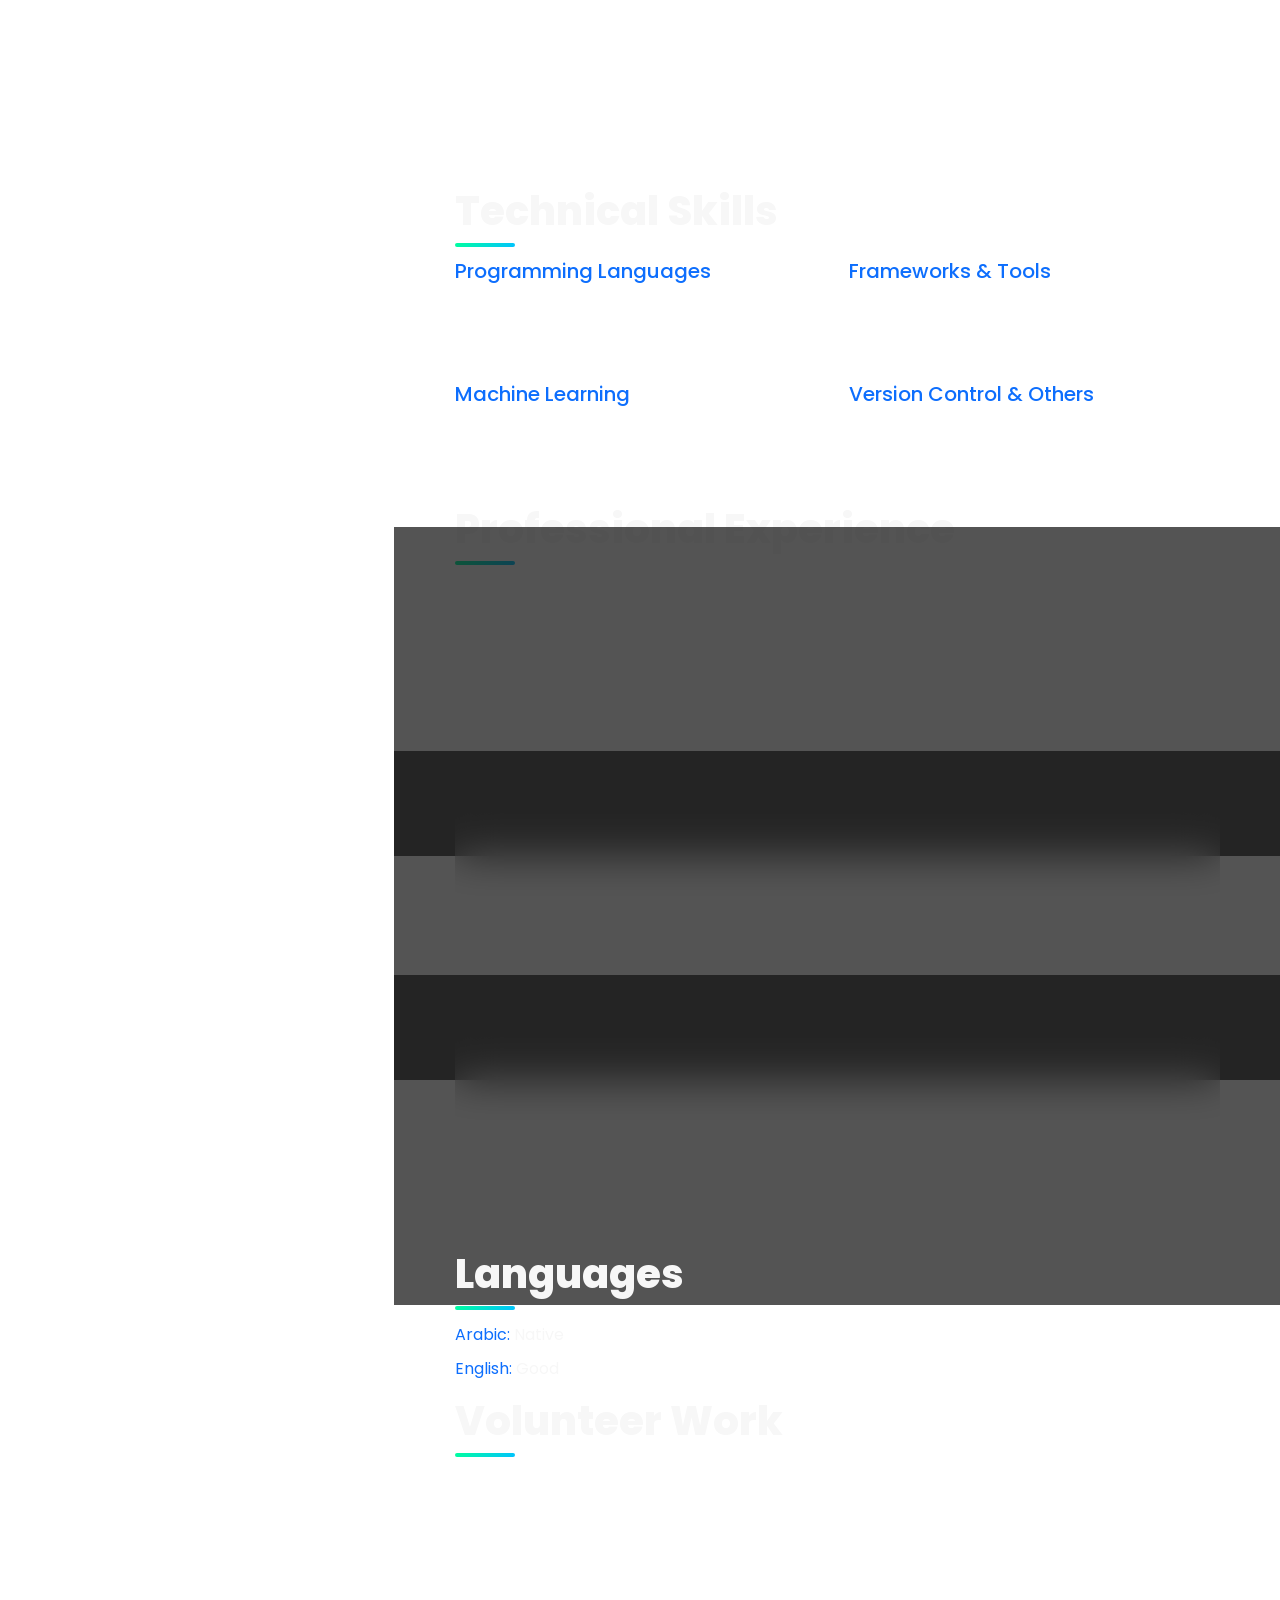
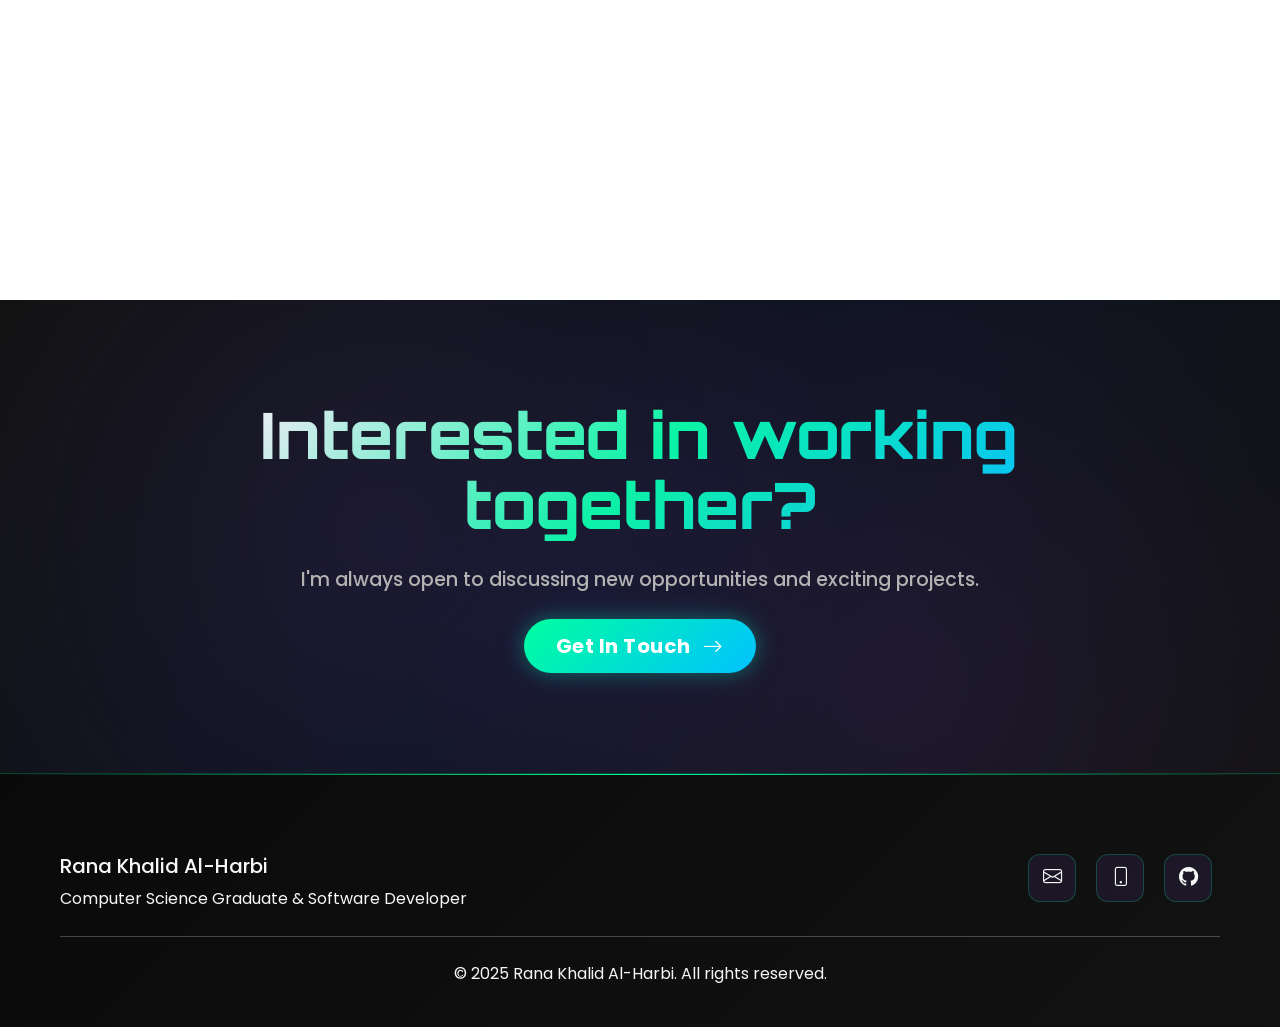
<file: about.html>
<!DOCTYPE html>
<html lang="en">
<head>
    <meta charset="UTF-8">
    <meta name="viewport" content="width=device-width, initial-scale=1.0">
    <title>About - Rana Khalid Al-Harbi</title>
    
    <!-- Bootstrap CSS -->
    <link href="https://cdn.jsdelivr.net/npm/bootstrap@5.3.0/dist/css/bootstrap.min.css" rel="stylesheet">
    <!-- Bootstrap Icons -->
    <link href="https://cdn.jsdelivr.net/npm/bootstrap-icons@1.10.0/font/bootstrap-icons.css" rel="stylesheet">
    <!-- Google Fonts -->
    <link href="https://fonts.googleapis.com/css2?family=Poppins:wght@300;400;500;600;700;800&display=swap" rel="stylesheet">
    
    <link rel="stylesheet" href="css/styles.css">
</head>
<body>
    <!-- Language Switcher -->
    

    <!-- Navigation -->
    <nav class="navbar navbar-expand-lg">
        <div class="container">
            <a class="navbar-brand" href="index.html">
                Rana Khalid Al-Harbi
            </a>
            
            <button class="navbar-toggler" type="button" data-bs-toggle="collapse" data-bs-target="#navbarNav">
                <span class="navbar-toggler-icon"></span>
            </button>
            
            <div class="collapse navbar-collapse" id="navbarNav">
                <ul class="navbar-nav ms-auto">
                    <li class="nav-item">
                        <a class="nav-link" href="index.html">Home</a>
                    </li>
                    <li class="nav-item">
                        <a class="nav-link active" href="about.html">About</a>
                    </li>
                    <li class="nav-item">
                        <a class="nav-link" href="projects.html">Projects</a>
                    </li>
                    <li class="nav-item">
                        <a class="nav-link" href="contact.html">Contact</a>
                    </li>
                </ul>
            </div>
        </div>
    </nav>

    <!-- Main Content -->
    <main>
        <!-- Hero Section -->
        <section class="hero-section" style="min-height: 60vh;">
            <div class="container">
                <div class="row align-items-center">
                    <div class="col-12 text-center hero-content">
                        <h1 class="hero-title">About Me</h1>
                        <p class="hero-subtitle">Get to know more about my background, skills, and journey</p>
                    </div>
                </div>
            </div>
        </section>

        <!-- About Content Section -->
        <section class="section-padding">
            <div class="container">
                <div class="row">
                    <div class="col-lg-4 text-center mb-4 mb-lg-0">
                        <div class="profile-card p-4 rounded shadow-sm">
                            <div class="profile-image mb-3">
                                <i class="bi bi-person-circle display-1 text-primary"></i>
                            </div>
                            <h4 class="text-white">Rana Khalid Al-Harbi</h4>
                            <p class="text-white">Computer Science Graduate</p>
                            <ul class="list-unstyled text-start mt-4">
                                <li class="mb-2"><i class="bi bi-envelope-fill me-2 text-primary"></i>lvrcil7@gmail.com</li>
                                <li class="mb-2"><i class="bi bi-phone-fill me-2 text-primary"></i>+966 558 413 188</li>
                                <li class="mb-2"><i class="bi bi-geo-alt-fill me-2 text-primary"></i>Saudi Arabia</li>
                            </ul>
                        </div>
                    </div>
                    <div class="col-lg-8">
                        <div class="about-text">
                            <h2 class="section-title mb-4">Professional Objective</h2>
                            <p class="lead text-white mb-4">
                                I am a Computer Science graduate from Taibah University (2025), seeking work opportunities to apply my skills in software development and machine learning to solve real-world challenges and contribute effectively within a technical team.
                            </p>

                            <h2 class="section-title mb-4">Education</h2>
                            <div class="card mb-3">
                                <div class="card-body">
                                    <h5 class="card-title text-primary">Bachelor of Computer Science</h5>
                                    <p class="card-text mb-1">Taibah University</p>
                                    <p class="card-text mb-1">Faculty of Computer Science and Engineering</p>
                                    <small class="text-white">2025</small>
                                </div>
                            </div>

                            <h2 class="section-title mb-4">Training Courses</h2>
                            <div class="card mb-3">
                                <div class="card-body">
                                    <h5 class="card-title text-primary">Machine Learning Camp</h5>
                                    <p class="card-text mb-1">Sayadia Academy</p>
                                    <small class="text-white">2024</small>
                                </div>
                            </div>
                            <div class="card mb-3">
                                <div class="card-body">
                                    <h5 class="card-title text-primary">Cybersecurity Fundamentals</h5>
                                    <p class="card-text mb-1">Professional Development</p>
                                </div>
                            </div>
                            <div class="card mb-3">
                                <div class="card-body">
                                    <h5 class="card-title text-primary">Excel Applications</h5>
                                    <p class="card-text mb-1">Business Skills</p>
                                </div>
                            </div>
                            <div class="card mb-3">
                                <div class="card-body">
                                    <h5 class="card-title text-primary">Communication Skills</h5>
                                    <p class="card-text mb-1">Institutional Communication</p>
                                </div>
                            </div>

                            <h2 class="section-title mb-4">Technical Skills</h2>
                            <div class="row mb-4">
                                <div class="col-md-6">
                                    <h5 class="text-primary">Programming Languages</h5>
                                    <p class="text-white">Python, Java, HTML, CSS, JavaScript</p>
                                </div>
                                <div class="col-md-6">
                                    <h5 class="text-primary">Frameworks & Tools</h5>
                                    <p class="text-white">Django, Flask, Jupyter Notebook, VS Code, Anaconda</p>
                                </div>
                            </div>
                            <div class="row mb-4">
                                <div class="col-md-6">
                                    <h5 class="text-primary">Machine Learning</h5>
                                    <p class="text-white">Scikit-learn, Pandas, Matplotlib, Random Forest, SVM</p>
                                </div>
                                <div class="col-md-6">
                                    <h5 class="text-primary">Version Control & Others</h5>
                                    <p class="text-white">Git, GitHub, Microsoft Office, Excel, PowerPoint</p>
                                </div>
                            </div>

                            <h2 class="section-title mb-4">Professional Experience</h2>
                            <div class="card mb-3">
                                <div class="card-body">
                                    <h5 class="card-title text-primary">Marketing Specialist</h5>
                                    <p class="card-text mb-1">Imtiaz Taibah Company</p>
                                    <small class="text-white">2024 - 2025 (October - July)</small>
                                    <p class="card-text mt-2">Contributed to campaign planning and preparation of promotional materials, supporting day-to-day marketing activities and team coordination.</p>
                                </div>
                            </div>
                            <div class="card mb-3">
                                <div class="card-body">
                                    <h5 class="card-title text-primary">IT Intern</h5>
                                    <p class="card-text mb-1">Ministry of Environment, Water and Agriculture</p>
                                    <small class="text-white">2025 (July - August)</small>
                                    <p class="card-text mt-2">Internship in the IT department, focusing on technical support and networks. Gained hands-on experience with government IT infrastructure and support systems.</p>
                                </div>
                            </div>
                            <div class="card mb-3">
                                <div class="card-body">
                                    <h5 class="card-title text-primary">Field Researcher</h5>
                                    <p class="card-text mb-1">General Authority for Statistics</p>
                                    <small class="text-white">2022 (Field Work)</small>
                                    <p class="card-text mt-2">Participated in field surveys and data collection for national statistics, contributing to important government data gathering initiatives and statistical analysis projects.</p>
                                </div>
                            </div>

                            <h2 class="section-title mb-4">Languages</h2>
                            <ul class="list-unstyled">
                                <li class="mb-2"><span class="text-primary">Arabic:</span> Native</li>
                                <li class="mb-2"><span class="text-primary">English:</span> Good</li>
                            </ul>

                            <h2 class="section-title mb-4">Volunteer Work</h2>
                            <div class="card mb-3">
                                <div class="card-body">
                                    <h5 class="card-title text-primary">University Clubs</h5>
                                    <p class="card-text mb-1">Community Service</p>
                                    <small class="text-white">20 hours</small>
                                </div>
                            </div>
                            <div class="card mb-3">
                                <div class="card-body">
                                    <h5 class="card-title text-primary">Prophet's Mosque</h5>
                                    <p class="card-text mb-1">Religious Service</p>
                                    <small class="text-white">36 hours</small>
                                </div>
                            </div>
                        </div>
                    </div>
                </div>
            </div>
        </section>

        <!-- CTA Section -->
        <section class="cta-hero section-padding text-center">
            <div class="container">
                <div class="row justify-content-center">
                    <div class="col-lg-8">
                        <h2 class="hero-title mb-4">Interested in working together?</h2>
                        <p class="hero-subtitle mb-4">I'm always open to discussing new opportunities and exciting projects.</p>
                        <a href="contact.html" class="btn btn-primary btn-lg">Get In Touch <i class="bi bi-arrow-right ms-2"></i></a>
                    </div>
                </div>
            </div>
        </section>
    </main>

    <!-- Footer -->
    <footer class="footer">
        <div class="container">
            <div class="row">
                <div class="col-md-6">
                    <h5>Rana Khalid Al-Harbi</h5>
                    <p class="mb-0">Computer Science Graduate & Software Developer</p>
                </div>
                <div class="col-md-6 text-end">
                    <div class="social-links">
                        <a href="mailto:lvrcil7@gmail.com" aria-label="Email"><i class="bi bi-envelope"></i></a>
                        <a href="tel:+966558413188" aria-label="Phone"><i class="bi bi-phone"></i></a>
                        <a href="#" aria-label="GitHub"><i class="bi bi-github"></i></a>
                    </div>
                </div>
            </div>
            <hr class="my-4">
            <div class="row">
                <div class="col-12 text-center">
                    <p class="mb-0">&copy; 2025 Rana Khalid Al-Harbi. All rights reserved.</p>
                </div>
            </div>
        </div>
    </footer>

    <!-- Bootstrap JS -->
    <script src="https://cdn.jsdelivr.net/npm/bootstrap@5.3.0/dist/js/bootstrap.bundle.min.js"></script>
</body>
</html>
</file>
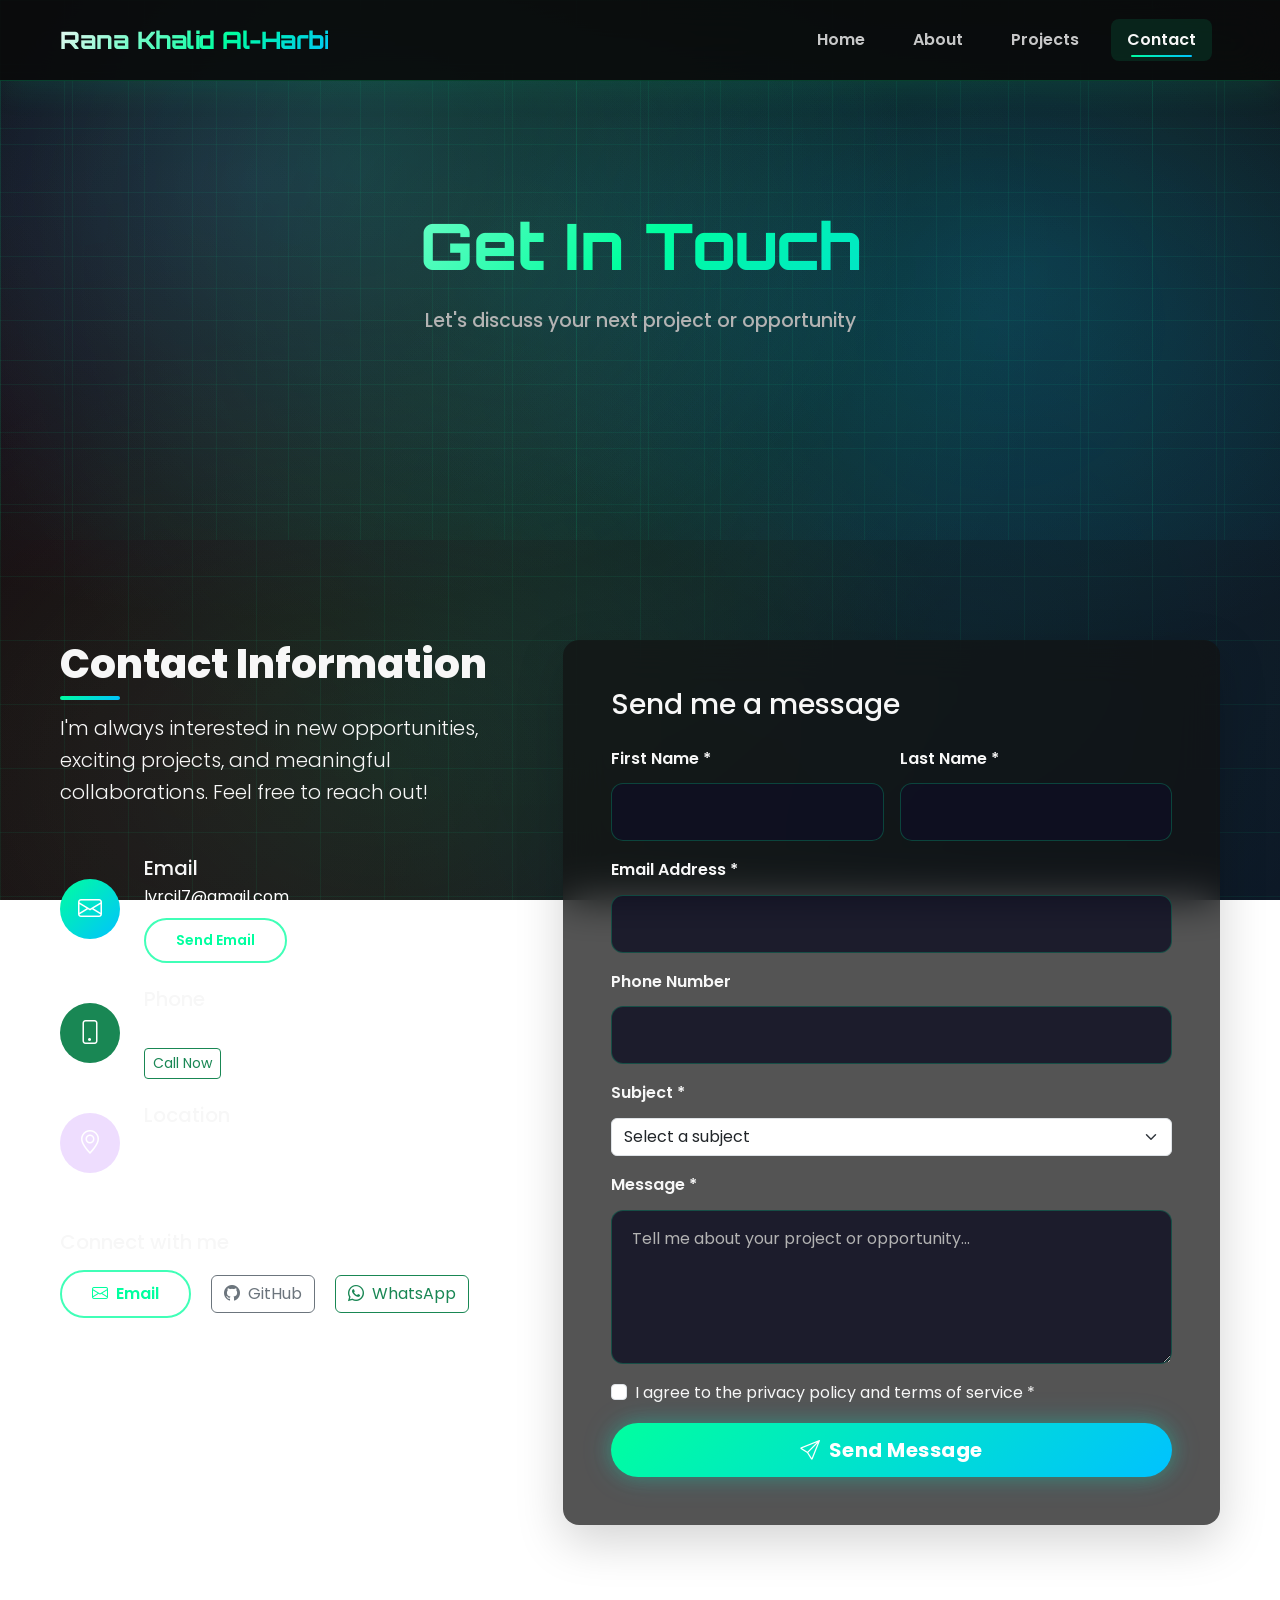
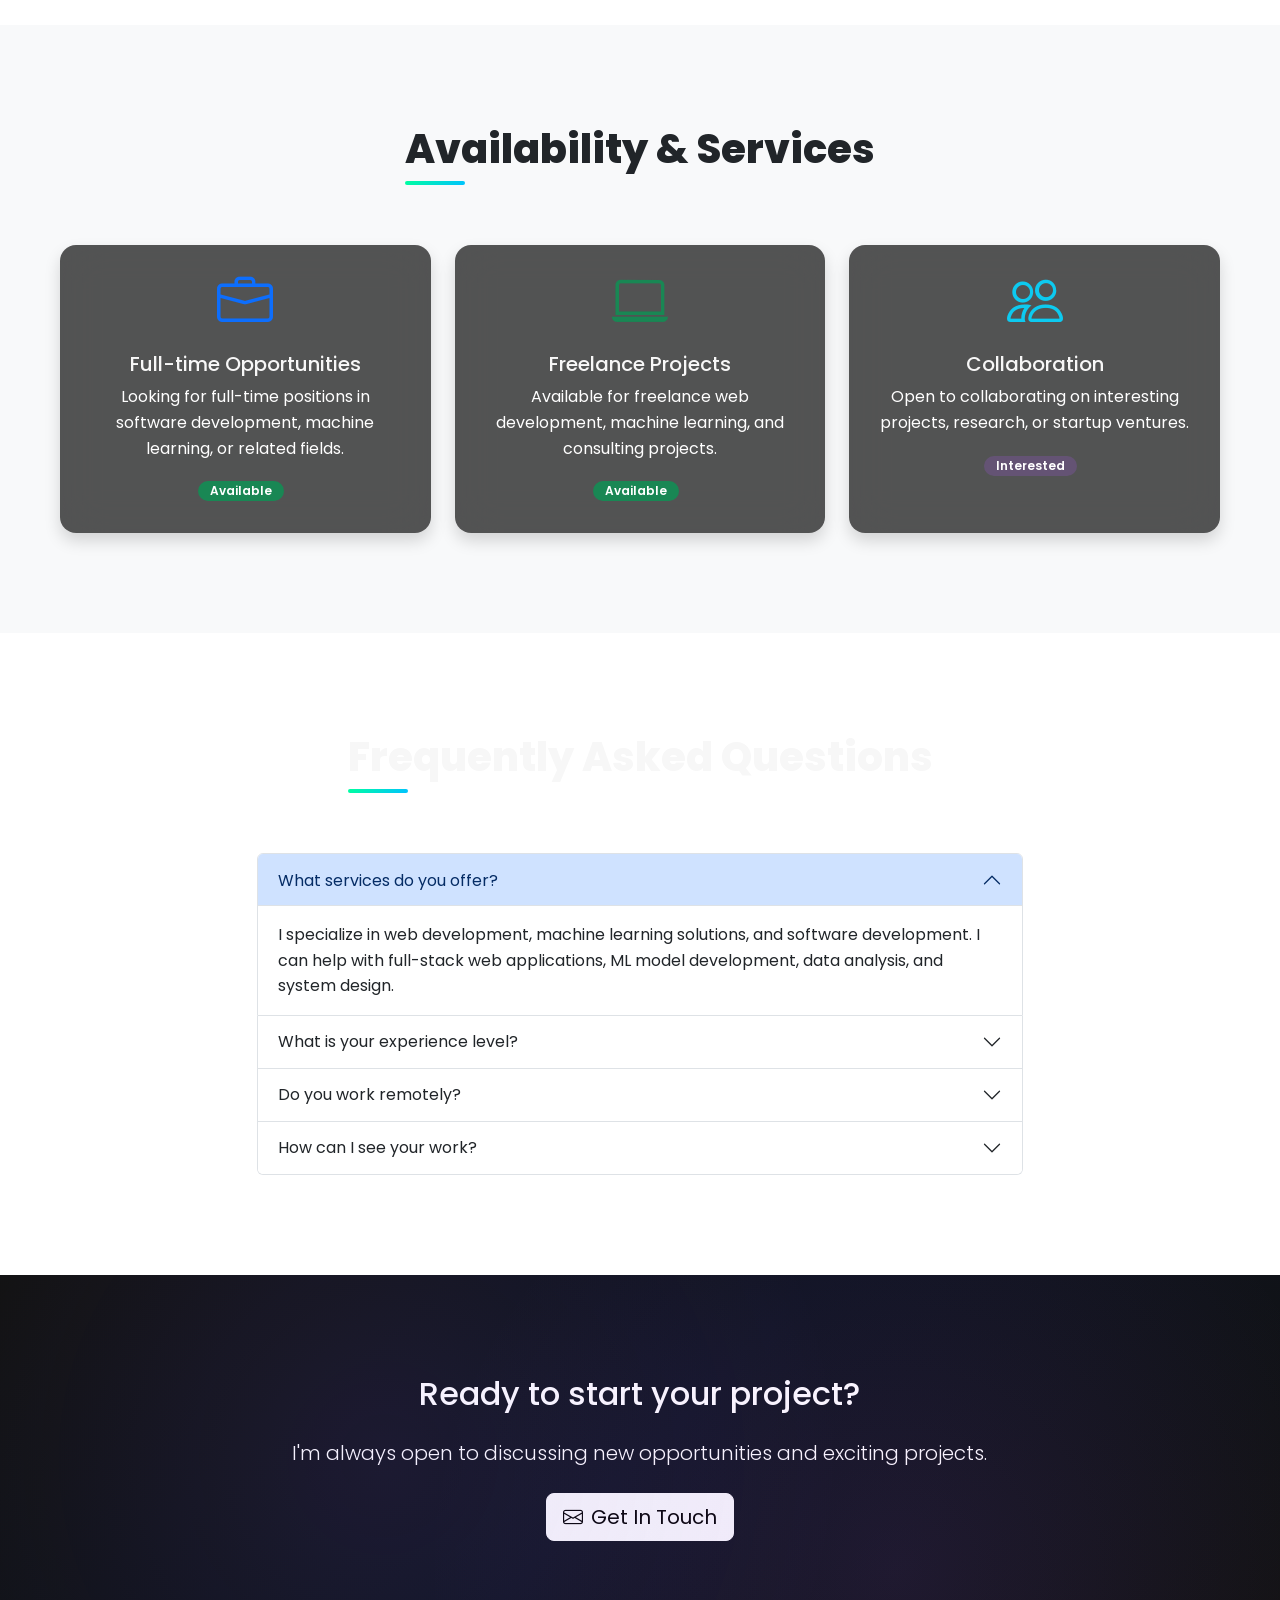
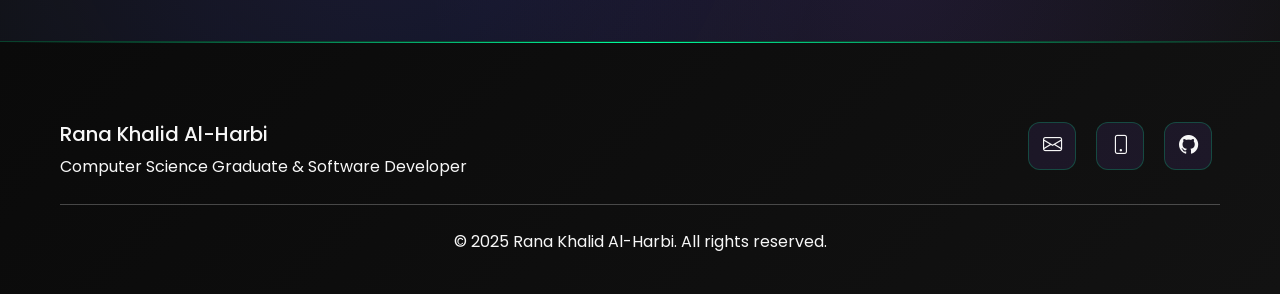
<file: contact.html>
﻿<!DOCTYPE html>
<html lang="en">
<head>
    <meta charset="UTF-8">
    <meta name="viewport" content="width=device-width, initial-scale=1.0">
    <title>Contact - Rana Khalid Al-Harbi</title>
    
    <!-- Bootstrap CSS -->
    <link href="https://cdn.jsdelivr.net/npm/bootstrap@5.3.0/dist/css/bootstrap.min.css" rel="stylesheet">
    <!-- Bootstrap Icons -->
    <link href="https://cdn.jsdelivr.net/npm/bootstrap-icons@1.10.0/font/bootstrap-icons.css" rel="stylesheet">
    <!-- Google Fonts -->
    <link href="https://fonts.googleapis.com/css2?family=Poppins:wght@300;400;500;600;700;800&display=swap" rel="stylesheet">
    
    <link rel="stylesheet" href="css/styles.css">
</head>
<body>
    <!-- Language Switcher -->
  

    <!-- Navigation -->
    <nav class="navbar navbar-expand-lg">
        <div class="container">
            <a class="navbar-brand" href="index.html">
                Rana Khalid Al-Harbi
            </a>
            
            <button class="navbar-toggler" type="button" data-bs-toggle="collapse" data-bs-target="#navbarNav">
                <span class="navbar-toggler-icon"></span>
            </button>
            
            <div class="collapse navbar-collapse" id="navbarNav">
                <ul class="navbar-nav ms-auto">
                    <li class="nav-item">
                        <a class="nav-link" href="index.html">Home</a>
                    </li>
                    <li class="nav-item">
                        <a class="nav-link" href="about.html">About</a>
                    </li>
                    <li class="nav-item">
                        <a class="nav-link" href="projects.html">Projects</a>
                    </li>
                    <li class="nav-item">
                        <a class="nav-link active" href="contact.html">Contact</a>
                    </li>
                </ul>
            </div>
        </div>
    </nav>

    <!-- Main Content -->
    <main>
        <!-- Hero Section -->
        <section class="hero-section" style="min-height: 60vh;">
            <div class="container">
                <div class="row align-items-center">
                    <div class="col-12 text-center hero-content">
                        <h1 class="hero-title">Get In Touch</h1>
                        <p class="hero-subtitle">Let's discuss your next project or opportunity</p>
                    </div>
                </div>
            </div>
        </section>

        <!-- Contact Section -->
        <section class="section-padding">
            <div class="container">
                <div class="row g-5">
                    <!-- Contact Information -->
                    <div class="col-lg-5">
                        <div class="contact-info-section">
                            <h2 class="section-title mb-4">Contact Information</h2>
                            <p class="lead mb-5">
                                I'm always interested in new opportunities, exciting projects, and meaningful collaborations. Feel free to reach out!
                            </p>
                            
                            <div class="contact-methods">
                                <div class="contact-item d-flex align-items-center mb-4">
                                    <div class="contact-icon bg-primary text-white rounded-circle d-flex align-items-center justify-content-center me-4" style="width: 60px; height: 60px;">
                                        <i class="bi bi-envelope fs-4"></i>
                                    </div>
                                    <div>
                                        <h5 class="mb-1">Email</h5>
                                        <p class="mb-0 text-white">lvrcil7@gmail.com</p>
                                        <a href="mailto:lvrcil7@gmail.com" class="btn btn-sm btn-outline-primary mt-2">
                                            Send Email
                                        </a>
                                    </div>
                                </div>
                                
                                <div class="contact-item d-flex align-items-center mb-4">
                                    <div class="contact-icon bg-success text-white rounded-circle d-flex align-items-center justify-content-center me-4" style="width: 60px; height: 60px;">
                                        <i class="bi bi-phone fs-4"></i>
                                    </div>
                                    <div>
                                        <h5 class="mb-1">Phone</h5>
                                        <p class="mb-0 text-white">+966 558 413 188</p>
                                        <a href="tel:+966558413188" class="btn btn-sm btn-outline-success mt-2">
                                            Call Now
                                        </a>
                                    </div>
                                </div>
                                
                                <div class="contact-item d-flex align-items-center mb-4">
                                    <div class="contact-icon bg-info text-white rounded-circle d-flex align-items-center justify-content-center me-4" style="width: 60px; height: 60px;">
                                        <i class="bi bi-geo-alt fs-4"></i>
                                    </div>
                                    <div>
                                        <h5 class="mb-1">Location</h5>
                                        <p class="mb-0 text-white">Saudi Arabia</p>
                                        <small class="text-white">Available for remote work</small>
                                    </div>
                                </div>
                            </div>
                            
                            <!-- Social Links -->
                            <div class="social-section mt-5">
                                <h5 class="mb-3">Connect with me</h5>
                                <div class="social-links-large">
                                    <a href="mailto:lvrcil7@gmail.com" class="btn btn-outline-primary me-3 mb-3">
                                        <i class="bi bi-envelope me-2"></i>Email
                                    </a>
                                    <a href="#" class="btn btn-outline-secondary me-3 mb-3">
                                        <i class="bi bi-github me-2"></i>GitHub
                                    </a>
                                    <a href="tel:+966558413188" class="btn btn-outline-success me-3 mb-3">
                                        <i class="bi bi-whatsapp me-2"></i>WhatsApp
                                    </a>
                                </div>
                            </div>
                        </div>
                    </div>
                    
                    <!-- Contact Form -->
                    <div class="col-lg-7">
                        <div class="contact-form-section">
                            <div class="card border-0 shadow-lg">
                                <div class="card-body p-5">
                                    <h3 class="mb-4">Send me a message</h3>
                                    <form id="contactForm">
                                        <div class="row g-3">
                                            <div class="col-md-6">
                                                <label for="firstName" class="form-label">First Name *</label>
                                                <input type="text" class="form-control" id="firstName" required>
                                            </div>
                                            <div class="col-md-6">
                                                <label for="lastName" class="form-label">Last Name *</label>
                                                <input type="text" class="form-control" id="lastName" required>
                                            </div>
                                            <div class="col-12">
                                                <label for="email" class="form-label">Email Address *</label>
                                                <input type="email" class="form-control" id="email" required>
                                            </div>
                                            <div class="col-12">
                                                <label for="phone" class="form-label">Phone Number</label>
                                                <input type="tel" class="form-control" id="phone">
                                            </div>
                                            <div class="col-12">
                                                <label for="subject" class="form-label">Subject *</label>
                                                <select class="form-select" id="subject" required>
                                                    <option value="">Select a subject</option>
                                                    <option value="job">Job Opportunity</option>
                                                    <option value="project">Project Collaboration</option>
                                                    <option value="consultation">Consultation</option>
                                                    <option value="other">Other</option>
                                                </select>
                                            </div>
                                            <div class="col-12">
                                                <label for="message" class="form-label">Message *</label>
                                                <textarea class="form-control" id="message" rows="5" required placeholder="Tell me about your project or opportunity..."></textarea>
                                            </div>
                                            <div class="col-12">
                                                <div class="form-check">
                                                    <input class="form-check-input" type="checkbox" id="privacy" required>
                                                    <label class="form-check-label" for="privacy">
                                                        I agree to the privacy policy and terms of service *
                                                    </label>
                                                </div>
                                            </div>
                                            <div class="col-12">
                                                <button type="submit" class="btn btn-primary btn-lg w-100">
                                                    <i class="bi bi-send me-2"></i>Send Message
                                                </button>
                                            </div>
                                        </div>
                                    </form>
                                </div>
                            </div>
                        </div>
                    </div>
                </div>
            </div>
        </section>

        <!-- Availability Section -->
        <section class="section-padding bg-light">
            <div class="container">
                <div class="row">
                    <div class="col-12 text-center mb-5">
                        <h2 class="section-title text-dark">Availability & Services</h2>
                    </div>
                </div>
                
                <div class="row g-4">
                    <div class="col-lg-4">
                        <div class="card text-center h-100 border-0 shadow">
                            <div class="card-body p-4">
                                <div class="mb-3">
                                    <i class="bi bi-briefcase display-4 text-primary"></i>
                                </div>
                                <h5>Full-time Opportunities</h5>
                                <p class="text-white">Looking for full-time positions in software development, machine learning, or related fields.</p>
                                <div class="availability-status">
                                    <span class="badge bg-success">Available</span>
                                </div>
                            </div>
                        </div>
                    </div>
                    
                    <div class="col-lg-4">
                        <div class="card text-center h-100 border-0 shadow">
                            <div class="card-body p-4">
                                <div class="mb-3">
                                    <i class="bi bi-laptop display-4 text-success"></i>
                                </div>
                                <h5>Freelance Projects</h5>
                                <p class="text-white">Available for freelance web development, machine learning, and consulting projects.</p>
                                <div class="availability-status">
                                    <span class="badge bg-success">Available</span>
                                </div>
                            </div>
                        </div>
                    </div>
                    
                    <div class="col-lg-4">
                        <div class="card text-center h-100 border-0 shadow">
                            <div class="card-body p-4">
                                <div class="mb-3">
                                    <i class="bi bi-people display-4 text-info"></i>
                                </div>
                                <h5>Collaboration</h5>
                                <p class="text-white">Open to collaborating on interesting projects, research, or startup ventures.</p>
                                <div class="availability-status">
                                    <span class="badge bg-info">Interested</span>
                                </div>
                            </div>
                        </div>
                    </div>
                </div>
            </div>
        </section>

        <!-- FAQ Section -->
        <section class="section-padding">
            <div class="container">
                <div class="row">
                    <div class="col-12 text-center mb-5">
                        <h2 class="section-title">Frequently Asked Questions</h2>
                    </div>
                </div>
                
                <div class="row">
                    <div class="col-lg-8 mx-auto">
                        <div class="accordion" id="faqAccordion">
                            <div class="accordion-item">
                                <h2 class="accordion-header">
                                    <button class="accordion-button" type="button" data-bs-toggle="collapse" data-bs-target="#faq1">
                                        What services do you offer?
                                    </button>
                                </h2>
                                <div id="faq1" class="accordion-collapse collapse show" data-bs-parent="#faqAccordion">
                                    <div class="accordion-body">
                                        I specialize in web development, machine learning solutions, and software development. I can help with full-stack web applications, ML model development, data analysis, and system design.
                                    </div>
                                </div>
                            </div>
                            
                            <div class="accordion-item">
                                <h2 class="accordion-header">
                                    <button class="accordion-button collapsed" type="button" data-bs-toggle="collapse" data-bs-target="#faq2">
                                        What is your experience level?
                                    </button>
                                </h2>
                                <div id="faq2" class="accordion-collapse collapse" data-bs-parent="#faqAccordion">
                                    <div class="accordion-body">
                                        I am a recent Computer Science graduate with hands-on experience in machine learning projects, web development, and government IT systems. I have completed several successful projects including a graduation project with 96.6% accuracy in phishing detection.
                                    </div>
                                </div>
                            </div>
                            
                            <div class="accordion-item">
                                <h2 class="accordion-header">
                                    <button class="accordion-button collapsed" type="button" data-bs-toggle="collapse" data-bs-target="#faq3">
                                        Do you work remotely?
                                    </button>
                                </h2>
                                <div id="faq3" class="accordion-collapse collapse" data-bs-parent="#faqAccordion">
                                    <div class="accordion-body">
                                        Yes, I am available for remote work and have experience working with distributed teams. I am also open to on-site opportunities within Saudi Arabia.
                                    </div>
                                </div>
                            </div>
                            
                            <div class="accordion-item">
                                <h2 class="accordion-header">
                                    <button class="accordion-button collapsed" type="button" data-bs-toggle="collapse" data-bs-target="#faq4">
                                        How can I see your work?
                                    </button>
                                </h2>
                                <div id="faq4" class="accordion-collapse collapse" data-bs-parent="#faqAccordion">
                                    <div class="accordion-body">
                                        You can view my projects in the Projects section of this portfolio. I showcase my work in machine learning, web development, and system design with detailed descriptions and technical specifications.
                                    </div>
                                </div>
                            </div>
                        </div>
                    </div>
                </div>
            </div>
        </section>

        <!-- CTA Section -->
        <section class="section-padding cta-hero text-white">
            <div class="container">
                <div class="row">
                    <div class="col-lg-8 mx-auto text-center">
                        <h2 class="mb-4">Ready to start your project?</h2>
                        <p class="lead mb-4">
                            I'm always open to discussing new opportunities and exciting projects.
                        </p>
                        <a href="contact.html" class="btn btn-light btn-lg">
                            <i class="bi bi-envelope me-2"></i>Get In Touch
                        </a>
                    </div>
                </div>
            </div>
        </section>
    </main>

    <!-- Footer -->
    <footer class="footer">
        <div class="container">
            <div class="row">
                <div class="col-md-6">
                    <h5>Rana Khalid Al-Harbi</h5>
                    <p class="mb-0">Computer Science Graduate & Software Developer</p>
                </div>
                <div class="col-md-6 text-end">
                    <div class="social-links">
                        <a href="mailto:lvrcil7@gmail.com" aria-label="Email"><i class="bi bi-envelope"></i></a>
                        <a href="tel:+966558413188" aria-label="Phone"><i class="bi bi-phone"></i></a>
                        <a href="#" aria-label="GitHub"><i class="bi bi-github"></i></a>
                    </div>
                </div>
            </div>
            <hr class="my-4">
            <div class="row">
                <div class="col-12 text-center">
                    <p class="mb-0">&copy; 2025 Rana Khalid Al-Harbi. All rights reserved.</p>
                </div>
            </div>
        </div>
    </footer>

    <!-- Bootstrap JS -->
    <script src="https://cdn.jsdelivr.net/npm/bootstrap@5.3.0/dist/js/bootstrap.bundle.min.js"></script>
</body>
</html>
</file>
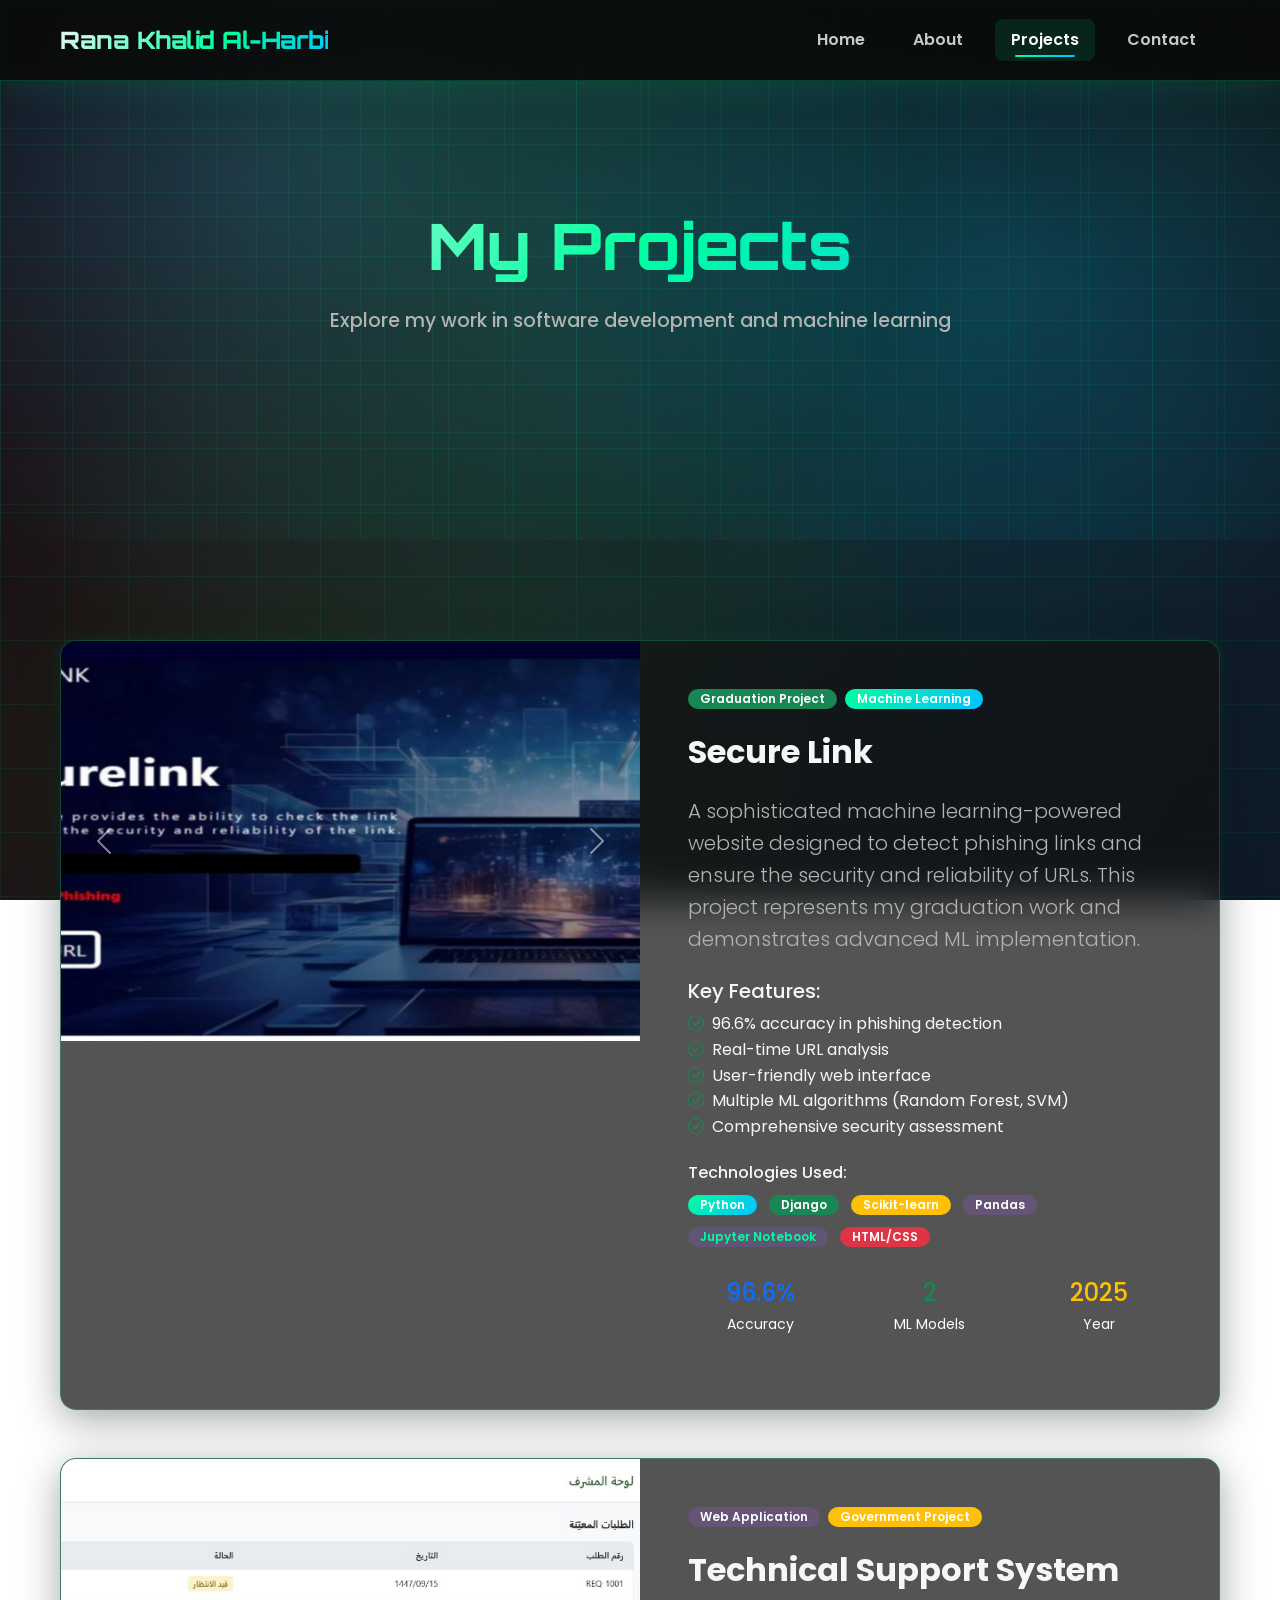
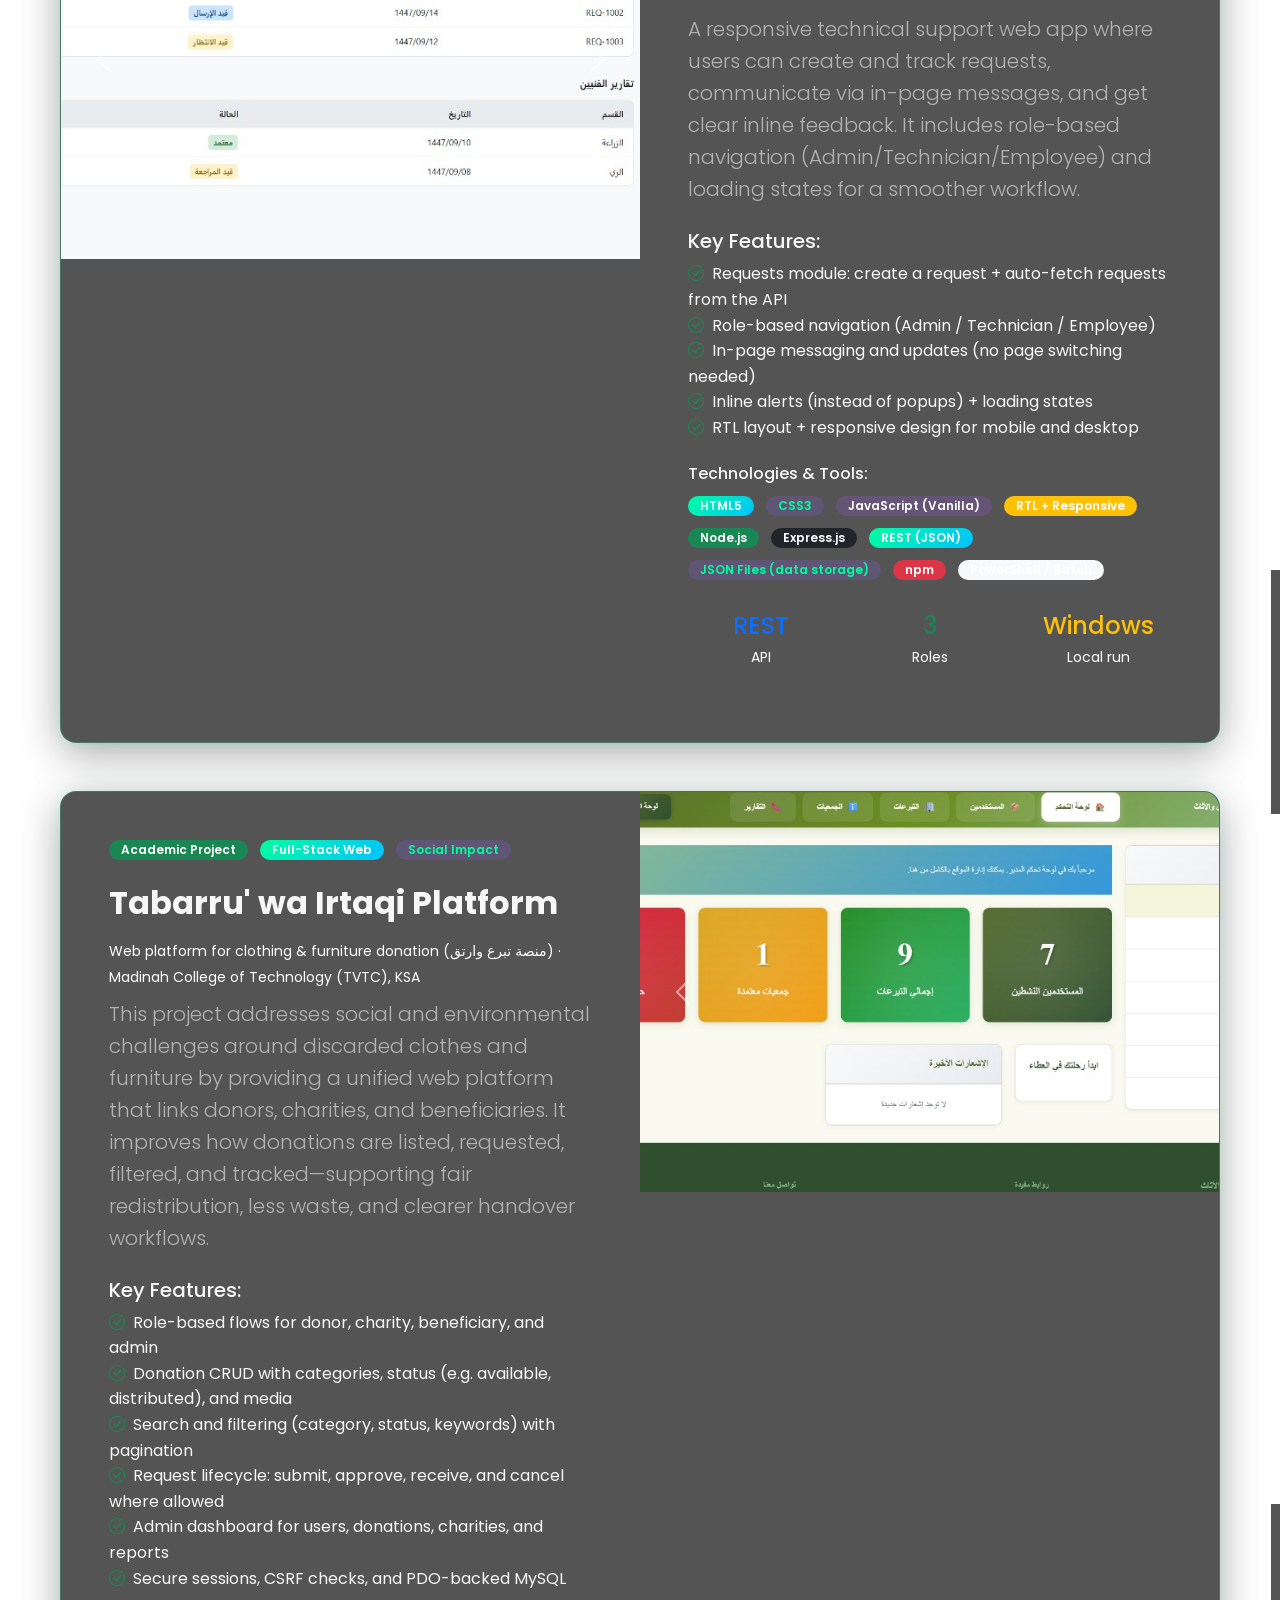
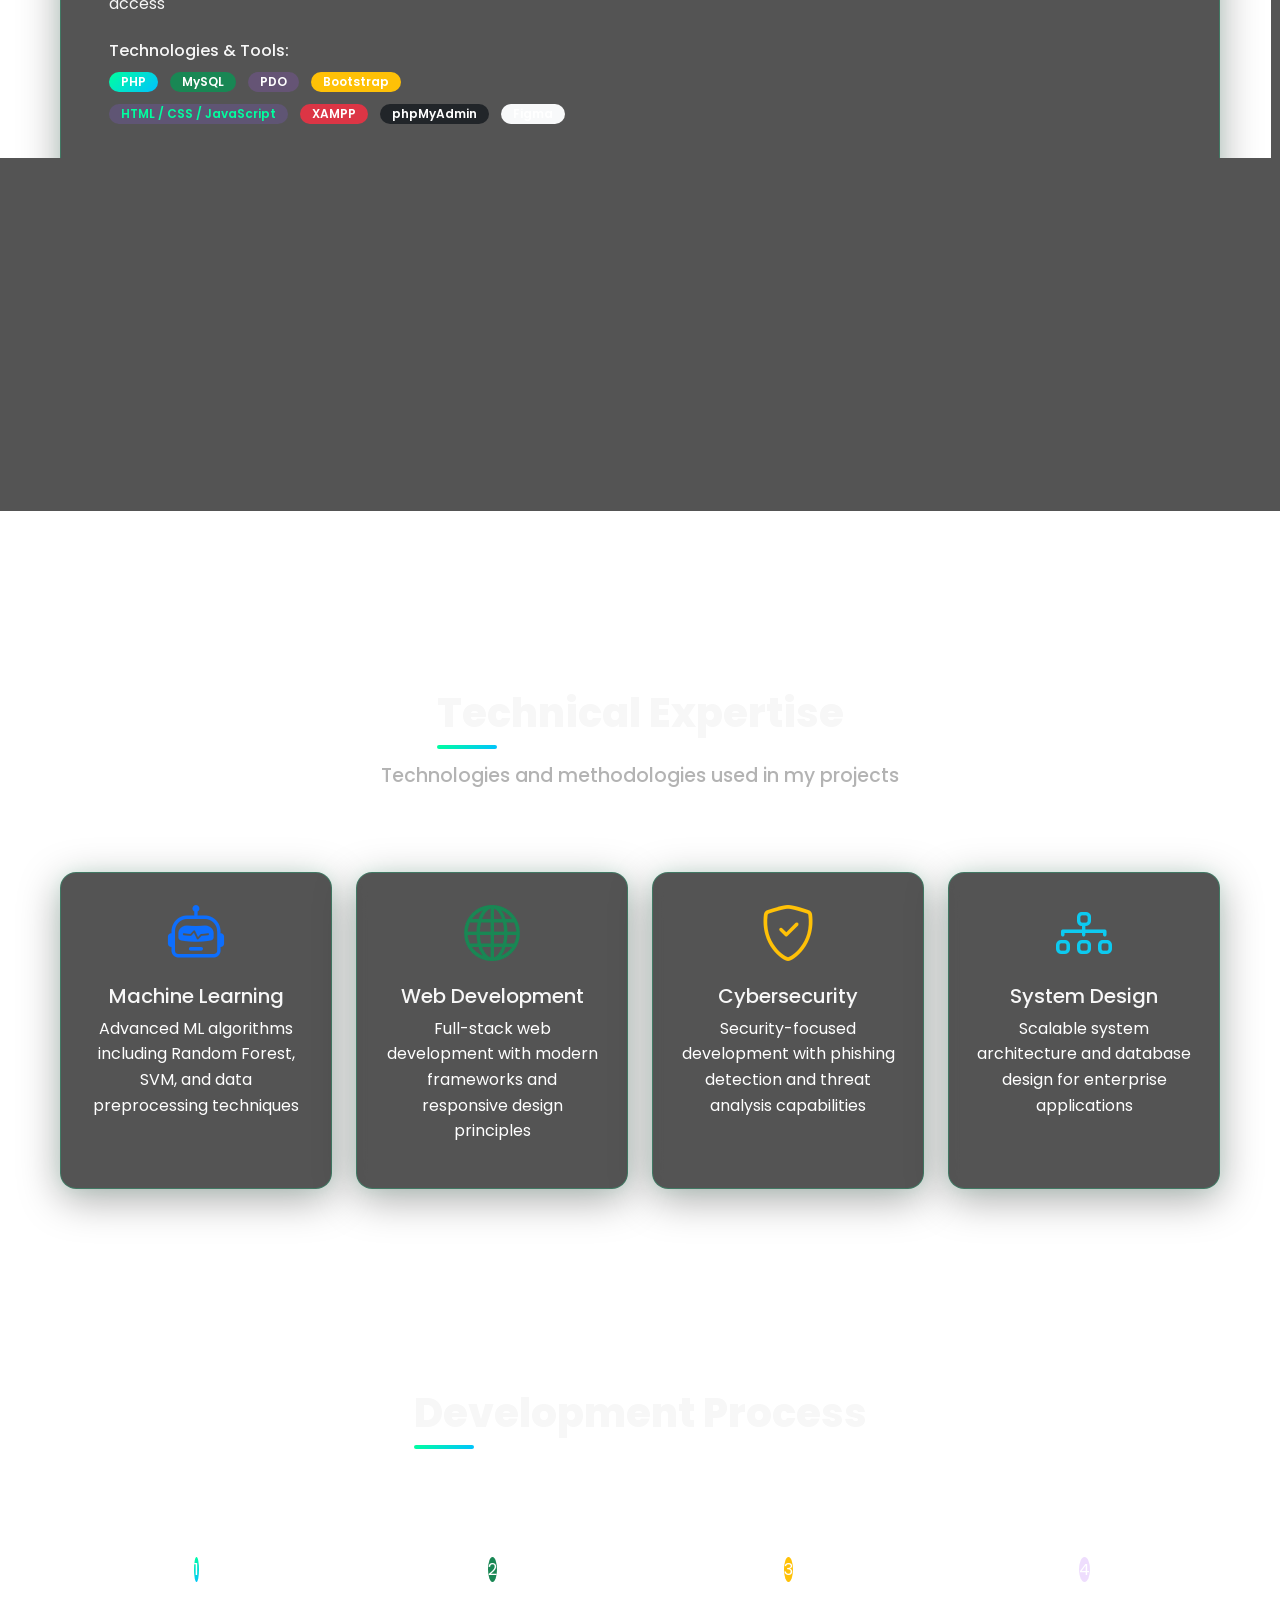
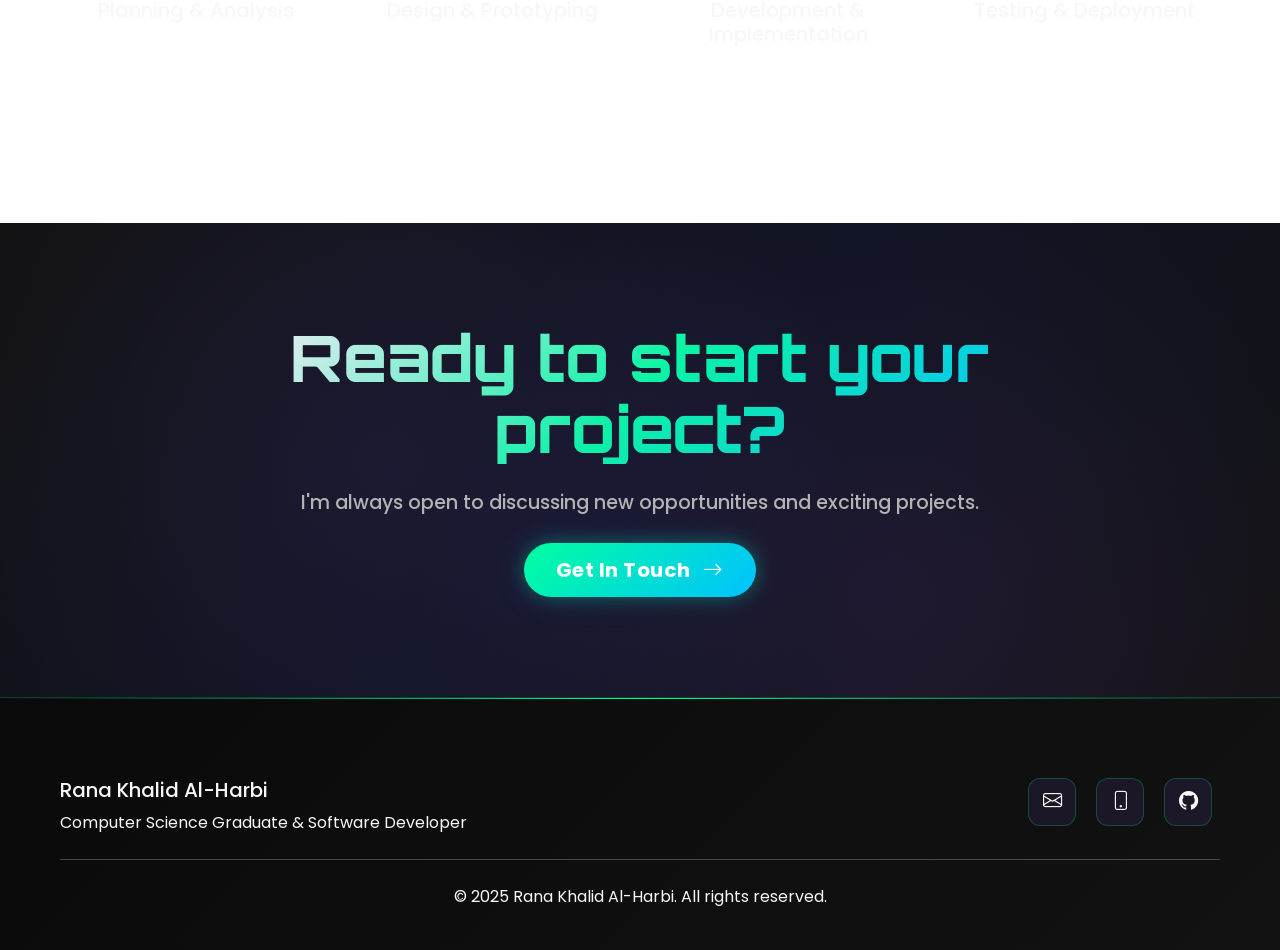
<file: projects.html>
﻿<!DOCTYPE html>
<html lang="en">
<head>
    <meta charset="UTF-8">
    <meta name="viewport" content="width=device-width, initial-scale=1.0">
    <title>Projects - Rana Khalid Al-Harbi</title>
    
    <!-- Bootstrap CSS -->
    <link href="https://cdn.jsdelivr.net/npm/bootstrap@5.3.0/dist/css/bootstrap.min.css" rel="stylesheet">
    <!-- Bootstrap Icons -->
    <link href="https://cdn.jsdelivr.net/npm/bootstrap-icons@1.10.0/font/bootstrap-icons.css" rel="stylesheet">
    <!-- Google Fonts -->
    <link href="https://fonts.googleapis.com/css2?family=Poppins:wght@300;400;500;600;700;800&display=swap" rel="stylesheet">
    
    <link rel="stylesheet" href="css/styles.css">
</head>
<body>
    <!-- Language Switcher -->
    

    <!-- Navigation -->
    <nav class="navbar navbar-expand-lg">
        <div class="container">
            <a class="navbar-brand" href="index.html">
                Rana Khalid Al-Harbi
            </a>
            
            <button class="navbar-toggler" type="button" data-bs-toggle="collapse" data-bs-target="#navbarNav">
                <span class="navbar-toggler-icon"></span>
            </button>
            
            <div class="collapse navbar-collapse" id="navbarNav">
                <ul class="navbar-nav ms-auto">
                    <li class="nav-item">
                        <a class="nav-link" href="index.html">Home</a>
                    </li>
                    <li class="nav-item">
                        <a class="nav-link" href="about.html">About</a>
                    </li>
                    <li class="nav-item">
                        <a class="nav-link active" href="projects.html">Projects</a>
                    </li>
                    <li class="nav-item">
                        <a class="nav-link" href="contact.html">Contact</a>
                    </li>
                </ul>
            </div>
        </div>
    </nav>

    <!-- Main Content -->
    <main>
        <!-- Hero Section -->
        <section class="hero-section" style="min-height: 60vh;">
            <div class="container">
                <div class="row align-items-center">
                    <div class="col-12 text-center hero-content">
                        <h1 class="hero-title">My Projects</h1>
                        <p class="hero-subtitle">Explore my work in software development and machine learning</p>
                    </div>
                </div>
            </div>
        </section>

        <!-- Projects Section -->
        <section class="section-padding">
            <div class="container">
                <!-- Featured Project 1: Secure Link -->
                <div class="row mb-5" id="project-secure-link">
                    <div class="col-12">
                        <div class="card project-card">
                            <div class="row g-0">
                                <div class="col-lg-6">
                                    <div class="project-images">
                                        <div id="securelink-carousel" class="carousel slide" data-bs-ride="carousel">
                                            <div class="carousel-inner">
                                                <div class="carousel-item active">
                                                    <img src="images/WhatsAppImage2025-09-26at4.13.44PM.jpeg" 
                                                         class="d-block w-100" alt="Secure Link - Main Interface" 
                                                         style="height: 400px; object-fit: cover;">
                                                </div>
                                                <div class="carousel-item">
                                                    <img src="images/WhatsAppImage2025-09-26at4.13.50PM.jpeg" 
                                                         class="d-block w-100" alt="Secure Link - URL Input" 
                                                         style="height: 400px; object-fit: cover;">
                                                </div>
                                            </div>
                                            <button class="carousel-control-prev" type="button" data-bs-target="#securelink-carousel" data-bs-slide="prev">
                                                <span class="carousel-control-prev-icon"></span>
                                            </button>
                                            <button class="carousel-control-next" type="button" data-bs-target="#securelink-carousel" data-bs-slide="next">
                                                <span class="carousel-control-next-icon"></span>
                                            </button>
                                        </div>
                                    </div>
                                </div>
                                <div class="col-lg-6">
                                    <div class="card-body p-5">
                                        <div class="d-flex align-items-center mb-3">
                                            <span class="badge bg-success me-2">Graduation Project</span>
                                            <span class="badge bg-primary">Machine Learning</span>
                                        </div>
                                        <h2 class="card-title mb-4">Secure Link</h2>
                                        <p class="card-text lead mb-4">
                                            A sophisticated machine learning-powered website designed to detect phishing links and ensure the security and reliability of URLs. This project represents my graduation work and demonstrates advanced ML implementation.
                                        </p>
                                        
                                        <div class="mb-4">
                                            <h5>Key Features:</h5>
                                            <ul class="list-unstyled">
                                                <li><i class="bi bi-check-circle text-success me-2"></i>96.6% accuracy in phishing detection</li>
                                                <li><i class="bi bi-check-circle text-success me-2"></i>Real-time URL analysis</li>
                                                <li><i class="bi bi-check-circle text-success me-2"></i>User-friendly web interface</li>
                                                <li><i class="bi bi-check-circle text-success me-2"></i>Multiple ML algorithms (Random Forest, SVM)</li>
                                                <li><i class="bi bi-check-circle text-success me-2"></i>Comprehensive security assessment</li>
                                            </ul>
                                        </div>
                                        
                                        <div class="mb-4">
                                            <h6>Technologies Used:</h6>
                                            <div class="tech-stack">
                                                <span class="badge bg-primary me-2 mb-2">Python</span>
                                                <span class="badge bg-success me-2 mb-2">Django</span>
                                                <span class="badge bg-warning text-white me-2 mb-2">Scikit-learn</span>
                                                <span class="badge bg-info text-white me-2 mb-2">Pandas</span>
                                                <span class="badge bg-secondary me-2 mb-2">Jupyter Notebook</span>
                                                <span class="badge bg-danger me-2 mb-2">HTML/CSS</span>
                                            </div>
                                        </div>
                                        
                                        <div class="project-stats mb-4">
                                            <div class="row text-center">
                                                <div class="col-4">
                                                    <div class="stat-item">
                                                        <h4 class="text-primary mb-1">96.6%</h4>
                                                        <small class="text-white">Accuracy</small>
                                                    </div>
                                                </div>
                                                <div class="col-4">
                                                    <div class="stat-item">
                                                        <h4 class="text-success mb-1">2</h4>
                                                        <small class="text-white">ML Models</small>
                                                    </div>
                                                </div>
                                                <div class="col-4">
                                                    <div class="stat-item">
                                                        <h4 class="text-warning mb-1">2025</h4>
                                                        <small class="text-white">Year</small>
                                                    </div>
                                                </div>
                                            </div>
                                        </div>
                                    </div>
                                </div>
                            </div>
                        </div>
                    </div>
                </div>

                <!-- Project 2: Government Support System (single screenshot — no carousel) -->
                <div class="row mb-5" id="project-government">
                    <div class="col-12">
                        <div class="card project-card">
                            <div class="row g-0">
                                <div class="col-lg-6">
                                    <div class="project-images">
                                        <div id="government-carousel" class="carousel slide" data-bs-ride="carousel" data-bs-interval="4000" data-bs-pause="false">
                                            <div class="carousel-inner">
                                                <div class="carousel-item active">
                                                    <img src="images/gov-support-login.png"
                                                         class="d-block w-100" alt="Government Support System - Login"
                                                         style="height: 400px; object-fit: cover; object-position: top;">
                                                </div>
                                                <div class="carousel-item">
                                                    <img src="images/gov-support-employee-request.png"
                                                         class="d-block w-100" alt="Government Support System - Employee request"
                                                         style="height: 400px; object-fit: cover; object-position: top;">
                                                </div>
                                                <div class="carousel-item">
                                                    <img src="images/gov-support-technician-board.png"
                                                         class="d-block w-100" alt="Government Support System - Technician board"
                                                         style="height: 400px; object-fit: cover; object-position: top;">
                                                </div>
                                                <div class="carousel-item">
                                                    <img src="images/gov-support-supervisor-board.png"
                                                         class="d-block w-100" alt="Government Support System - Supervisor board"
                                                         style="height: 400px; object-fit: cover; object-position: top;">
                                                </div>
                                            </div>
                                            <button class="carousel-control-prev" type="button" data-bs-target="#government-carousel" data-bs-slide="prev">
                                                <span class="carousel-control-prev-icon"></span>
                                            </button>
                                            <button class="carousel-control-next" type="button" data-bs-target="#government-carousel" data-bs-slide="next">
                                                <span class="carousel-control-next-icon"></span>
                                            </button>
                                        </div>
                                    </div>
                                </div>
                                <div class="col-lg-6">
                                    <div class="card-body p-5">
                                        <div class="d-flex align-items-center mb-3">
                                            <span class="badge bg-info me-2">Web Application</span>
                                            <span class="badge bg-warning">Government Project</span>
                                        </div>
                                        <h2 class="card-title mb-4">Technical Support System</h2>
                                        <p class="card-text lead mb-4">
                                            A responsive technical support web app where users can create and track requests, communicate via in-page messages, and get clear inline feedback. It includes role-based navigation (Admin/Technician/Employee) and loading states for a smoother workflow.
                                        </p>

                                        <div class="mb-4">
                                            <h5>Key Features:</h5>
                                            <ul class="list-unstyled">
                                                <li><i class="bi bi-check-circle text-success me-2"></i>Requests module: create a request + auto-fetch requests from the API</li>
                                                <li><i class="bi bi-check-circle text-success me-2"></i>Role-based navigation (Admin / Technician / Employee)</li>
                                                <li><i class="bi bi-check-circle text-success me-2"></i>In-page messaging and updates (no page switching needed)</li>
                                                <li><i class="bi bi-check-circle text-success me-2"></i>Inline alerts (instead of popups) + loading states</li>
                                                <li><i class="bi bi-check-circle text-success me-2"></i>RTL layout + responsive design for mobile and desktop</li>
                                            </ul>
                                        </div>

                                        <div class="mb-4">
                                            <h6>Technologies &amp; Tools:</h6>
                                            <div class="tech-stack">
                                                <span class="badge bg-primary me-2 mb-2">HTML5</span>
                                                <span class="badge bg-secondary me-2 mb-2">CSS3</span>
                                                <span class="badge bg-info text-white me-2 mb-2">JavaScript (Vanilla)</span>
                                                <span class="badge bg-warning text-dark me-2 mb-2">RTL + Responsive</span>
                                                <span class="badge bg-success me-2 mb-2">Node.js</span>
                                                <span class="badge bg-dark me-2 mb-2">Express.js</span>
                                                <span class="badge bg-primary me-2 mb-2">REST (JSON)</span>
                                                <span class="badge bg-secondary me-2 mb-2">JSON Files (data storage)</span>
                                                <span class="badge bg-danger me-2 mb-2">npm</span>
                                                <span class="badge bg-light text-dark me-2 mb-2">PowerShell / Batch</span>
                                            </div>
                                        </div>

                                        <div class="project-stats mb-4">
                                            <div class="row text-center">
                                                <div class="col-4">
                                                    <div class="stat-item">
                                                        <h4 class="text-primary mb-1">REST</h4>
                                                        <small class="text-white">API</small>
                                                    </div>
                                                </div>
                                                <div class="col-4">
                                                    <div class="stat-item">
                                                        <h4 class="text-success mb-1">3</h4>
                                                        <small class="text-white">Roles</small>
                                                    </div>
                                                </div>
                                                <div class="col-4">
                                                    <div class="stat-item">
                                                        <h4 class="text-warning mb-1">Windows</h4>
                                                        <small class="text-white">Local run</small>
                                                    </div>
                                                </div>
                                            </div>
                                        </div>
                                    </div>
                                </div>
                            </div>
                        </div>
                    </div>
                </div>

                <!-- Project 3: Tabarru' wa Irtaqi Platform — clothing & furniture donation web app -->
                <div class="row mb-5" id="project-tabarru">
                    <div class="col-12">
                        <div class="card project-card">
                            <div class="row g-0">
                                <div class="col-lg-6 order-lg-2">
                                    <div class="project-images">
                                        <div id="tabarru-carousel" class="carousel slide" data-bs-ride="carousel">
                                            <div class="carousel-inner">
                                                <div class="carousel-item active">
                                                    <img src="images/tabarru-admin-dashboard.png"
                                                         class="d-block w-100" alt="Admin dashboard — overview and metrics"
                                                         style="height: 400px; object-fit: cover; object-position: top;">
                                                </div>
                                                <div class="carousel-item">
                                                    <img src="images/tabarru-donations-list.png"
                                                         class="d-block w-100" alt="Donations management — search and filters"
                                                         style="height: 400px; object-fit: cover; object-position: top;">
                                                </div>
                                                <div class="carousel-item">
                                                    <img src="images/tabarru-charity-portal.png"
                                                         class="d-block w-100" alt="Charity portal — donation details and status"
                                                         style="height: 400px; object-fit: cover; object-position: top;">
                                                </div>
                                                <div class="carousel-item">
                                                    <img src="images/tabarru-donor-items.png"
                                                         class="d-block w-100" alt="Donor view — my donations list with search and filters"
                                                         style="height: 400px; object-fit: cover; object-position: top;">
                                                </div>
                                                <div class="carousel-item">
                                                    <img src="images/tabarru-admin-charities.png"
                                                         class="d-block w-100" alt="Admin — charity organizations approval and management"
                                                         style="height: 400px; object-fit: cover; object-position: top%;">
                                                </div>
                                                <div class="carousel-item">
                                                    <img src="images/tabarru-charity-dashboard.png"
                                                         class="d-block w-100" alt="Charity dashboard — stats, filters, and donation cards"
                                                         style="height: 400px; object-fit: cover; object-position: top;">
                                                </div>
                                            </div>
                                            <button class="carousel-control-prev" type="button" data-bs-target="#tabarru-carousel" data-bs-slide="prev">
                                                <span class="carousel-control-prev-icon"></span>
                                            </button>
                                            <button class="carousel-control-next" type="button" data-bs-target="#tabarru-carousel" data-bs-slide="next">
                                                <span class="carousel-control-next-icon"></span>
                                            </button>
                                        </div>
                                    </div>
                                </div>
                                <div class="col-lg-6 order-lg-1">
                                    <div class="card-body p-5">
                                        <div class="d-flex align-items-center mb-3 flex-wrap gap-1">
                                            <span class="badge bg-success me-2">Academic Project</span>
                                            <span class="badge bg-primary">Full-Stack Web</span>
                                            <span class="badge bg-secondary">Social Impact</span>
                                        </div>
                                        <h2 class="card-title mb-3">Tabarru' wa Irtaqi Platform</h2>
                                        <p class="text-white mb-2"><small>Web platform for clothing &amp; furniture donation (منصة تبرع وارتق) · Madinah College of Technology (TVTC), KSA</small></p>
                                        <p class="card-text lead mb-4">
                                            This project addresses social and environmental challenges around discarded clothes and furniture by providing a unified web platform that links donors, charities, and beneficiaries. It improves how donations are listed, requested, filtered, and tracked—supporting fair redistribution, less waste, and clearer handover workflows.
                                        </p>
                                        
                                        <div class="mb-4">
                                            <h5>Key Features:</h5>
                                            <ul class="list-unstyled">
                                                <li><i class="bi bi-check-circle text-success me-2"></i>Role-based flows for donor, charity, beneficiary, and admin</li>
                                                <li><i class="bi bi-check-circle text-success me-2"></i>Donation CRUD with categories, status (e.g. available, distributed), and media</li>
                                                <li><i class="bi bi-check-circle text-success me-2"></i>Search and filtering (category, status, keywords) with pagination</li>
                                                <li><i class="bi bi-check-circle text-success me-2"></i>Request lifecycle: submit, approve, receive, and cancel where allowed</li>
                                                <li><i class="bi bi-check-circle text-success me-2"></i>Admin dashboard for users, donations, charities, and reports</li>
                                                <li><i class="bi bi-check-circle text-success me-2"></i>Secure sessions, CSRF checks, and PDO-backed MySQL access</li>
                                            </ul>
                                        </div>
                                        
                                        <div class="mb-4">
                                            <h6>Technologies &amp; Tools:</h6>
                                            <div class="tech-stack">
                                                <span class="badge bg-primary me-2 mb-2">PHP</span>
                                                <span class="badge bg-success me-2 mb-2">MySQL</span>
                                                <span class="badge bg-info text-white me-2 mb-2">PDO</span>
                                                <span class="badge bg-warning text-dark me-2 mb-2">Bootstrap</span>
                                                <span class="badge bg-secondary me-2 mb-2">HTML / CSS / JavaScript</span>
                                                <span class="badge bg-danger me-2 mb-2">XAMPP</span>
                                                <span class="badge bg-dark me-2 mb-2">phpMyAdmin</span>
                                                <span class="badge bg-light text-dark me-2 mb-2">Figma</span>
                                            </div>
                                        </div>
                                        
                                        <div class="mb-4">
                                            <h6>Methodology:</h6>
                                            <p class="text-white mb-0">Requirements → design → implementation → testing → maintenance following a Waterfall-style lifecycle, with manual test cases covering login, registration, donations, filtering, charity receive flows, and admin management.</p>
                                        </div>
                                        
                                        <div class="project-stats mb-4">
                                            <div class="row text-center">
                                                <div class="col-4">
                                                    <div class="stat-item">
                                                        <h4 class="text-primary mb-1">2025</h4>
                                                        <small class="text-white">Delivery</small>
                                                    </div>
                                                </div>
                                                <div class="col-4">
                                                    <div class="stat-item">
                                                        <h4 class="text-success mb-1">MCOT</h4>
                                                        <small class="text-white">Institution</small>
                                                    </div>
                                                </div>
                                                <div class="col-4">
                                                    <div class="stat-item">
                                                        <h4 class="text-warning mb-1">4</h4>
                                                        <small class="text-white">User roles</small>
                                                    </div>
                                                </div>
                                            </div>
                                        </div>
                                    </div>
                                </div>
                            </div>
                        </div>
                    </div>
                </div>
            </div>
        </section>

        <!-- Skills Showcase -->
        <section class="section-padding">
            <div class="container">
                <div class="row">
                    <div class="col-12 text-center mb-5">
                        <h2 class="section-title">Technical Expertise</h2>
                        <p class="hero-subtitle">Technologies and methodologies used in my projects</p>
                    </div>
                </div>
                
                <div class="row g-4">
                    <div class="col-lg-3 col-md-6">
                        <div class="card text-center h-100">
                            <div class="card-body">
                                <div class="mb-3">
                                    <i class="bi bi-robot display-4 text-primary"></i>
                                </div>
                                <h5>Machine Learning</h5>
                                <p class="text-white">Advanced ML algorithms including Random Forest, SVM, and data preprocessing techniques</p>
                            </div>
                        </div>
                    </div>
                    
                    <div class="col-lg-3 col-md-6">
                        <div class="card text-center h-100">
                            <div class="card-body">
                                <div class="mb-3">
                                    <i class="bi bi-globe display-4 text-success"></i>
                                </div>
                                <h5>Web Development</h5>
                                <p class="text-white">Full-stack web development with modern frameworks and responsive design principles</p>
                            </div>
                        </div>
                    </div>
                    
                    <div class="col-lg-3 col-md-6">
                        <div class="card text-center h-100">
                            <div class="card-body">
                                <div class="mb-3">
                                    <i class="bi bi-shield-check display-4 text-warning"></i>
                                </div>
                                <h5>Cybersecurity</h5>
                                <p class="text-white">Security-focused development with phishing detection and threat analysis capabilities</p>
                            </div>
                        </div>
                    </div>
                    
                    <div class="col-lg-3 col-md-6">
                        <div class="card text-center h-100">
                            <div class="card-body">
                                <div class="mb-3">
                                    <i class="bi bi-diagram-3 display-4 text-info"></i>
                                </div>
                                <h5>System Design</h5>
                                <p class="text-white">Scalable system architecture and database design for enterprise applications</p>
                            </div>
                        </div>
                    </div>
                </div>
            </div>
        </section>

        <!-- Project Process -->
        <section class="section-padding">
            <div class="container">
                <div class="row">
                    <div class="col-12 text-center mb-5">
                        <h2 class="section-title">Development Process</h2>
                        <p class="lead text-white">My approach to building successful projects</p>
                    </div>
                </div>
                
                <div class="row g-4">
                    <div class="col-lg-3 col-md-6">
                        <div class="process-step text-center">
                            <div class="step-number bg-primary text-white rounded-circle d-inline-flex align-items-center justify-content-center mb-3">1</div>
                            <h5>Planning & Analysis</h5>
                            <p class="text-white">Define project scope, gather requirements, and analyze feasibility.</p>
                        </div>
                    </div>
                    
                    <div class="col-lg-3 col-md-6">
                        <div class="process-step text-center">
                            <div class="step-number bg-success text-white rounded-circle d-inline-flex align-items-center justify-content-center mb-3">2</div>
                            <h5>Design & Prototyping</h5>
                            <p class="text-white">Create wireframes, mockups, and system architecture designs.</p>
                        </div>
                    </div>
                    
                    <div class="col-lg-3 col-md-6">
                        <div class="process-step text-center">
                            <div class="step-number bg-warning text-white rounded-circle d-inline-flex align-items-center justify-content-center mb-3">3</div>
                            <h5>Development & Implementation</h5>
                            <p class="text-white">Write clean, efficient code and implement features.</p>
                        </div>
                    </div>
                    
                    <div class="col-lg-3 col-md-6">
                        <div class="process-step text-center">
                            <div class="step-number bg-info text-white rounded-circle d-inline-flex align-items-center justify-content-center mb-3">4</div>
                            <h5>Testing & Deployment</h5>
                            <p class="text-white">Thoroughly test, debug, and deploy the project.</p>
                        </div>
                    </div>
                </div>
            </div>
        </section>

        <!-- CTA Section -->
        <section class="cta-hero section-padding text-center">
            <div class="container">
                <div class="row justify-content-center">
                    <div class="col-lg-8">
                        <h2 class="hero-title mb-4">Ready to start your project?</h2>
                        <p class="hero-subtitle mb-4">I'm always open to discussing new opportunities and exciting projects.</p>
                        <a href="contact.html" class="btn btn-primary btn-lg">Get In Touch <i class="bi bi-arrow-right ms-2"></i></a>
                    </div>
                </div>
            </div>
        </section>
    </main>

    <!-- Footer -->
    <footer class="footer">
        <div class="container">
            <div class="row">
                <div class="col-md-6">
                    <h5>Rana Khalid Al-Harbi</h5>
                    <p class="mb-0">Computer Science Graduate & Software Developer</p>
                </div>
                <div class="col-md-6 text-end">
                    <div class="social-links">
                        <a href="mailto:lvrcil7@gmail.com" aria-label="Email"><i class="bi bi-envelope"></i></a>
                        <a href="tel:+966558413188" aria-label="Phone"><i class="bi bi-phone"></i></a>
                        <a href="#" aria-label="GitHub"><i class="bi bi-github"></i></a>
                    </div>
                </div>
            </div>
            <hr class="my-4">
            <div class="row">
                <div class="col-12 text-center">
                    <p class="mb-0">&copy; 2025 Rana Khalid Al-Harbi. All rights reserved.</p>
                </div>
            </div>
        </div>
    </footer>

    <!-- Bootstrap JS -->
    <script src="https://cdn.jsdelivr.net/npm/bootstrap@5.3.0/dist/js/bootstrap.bundle.min.js"></script>
</body>
</html>
</file>
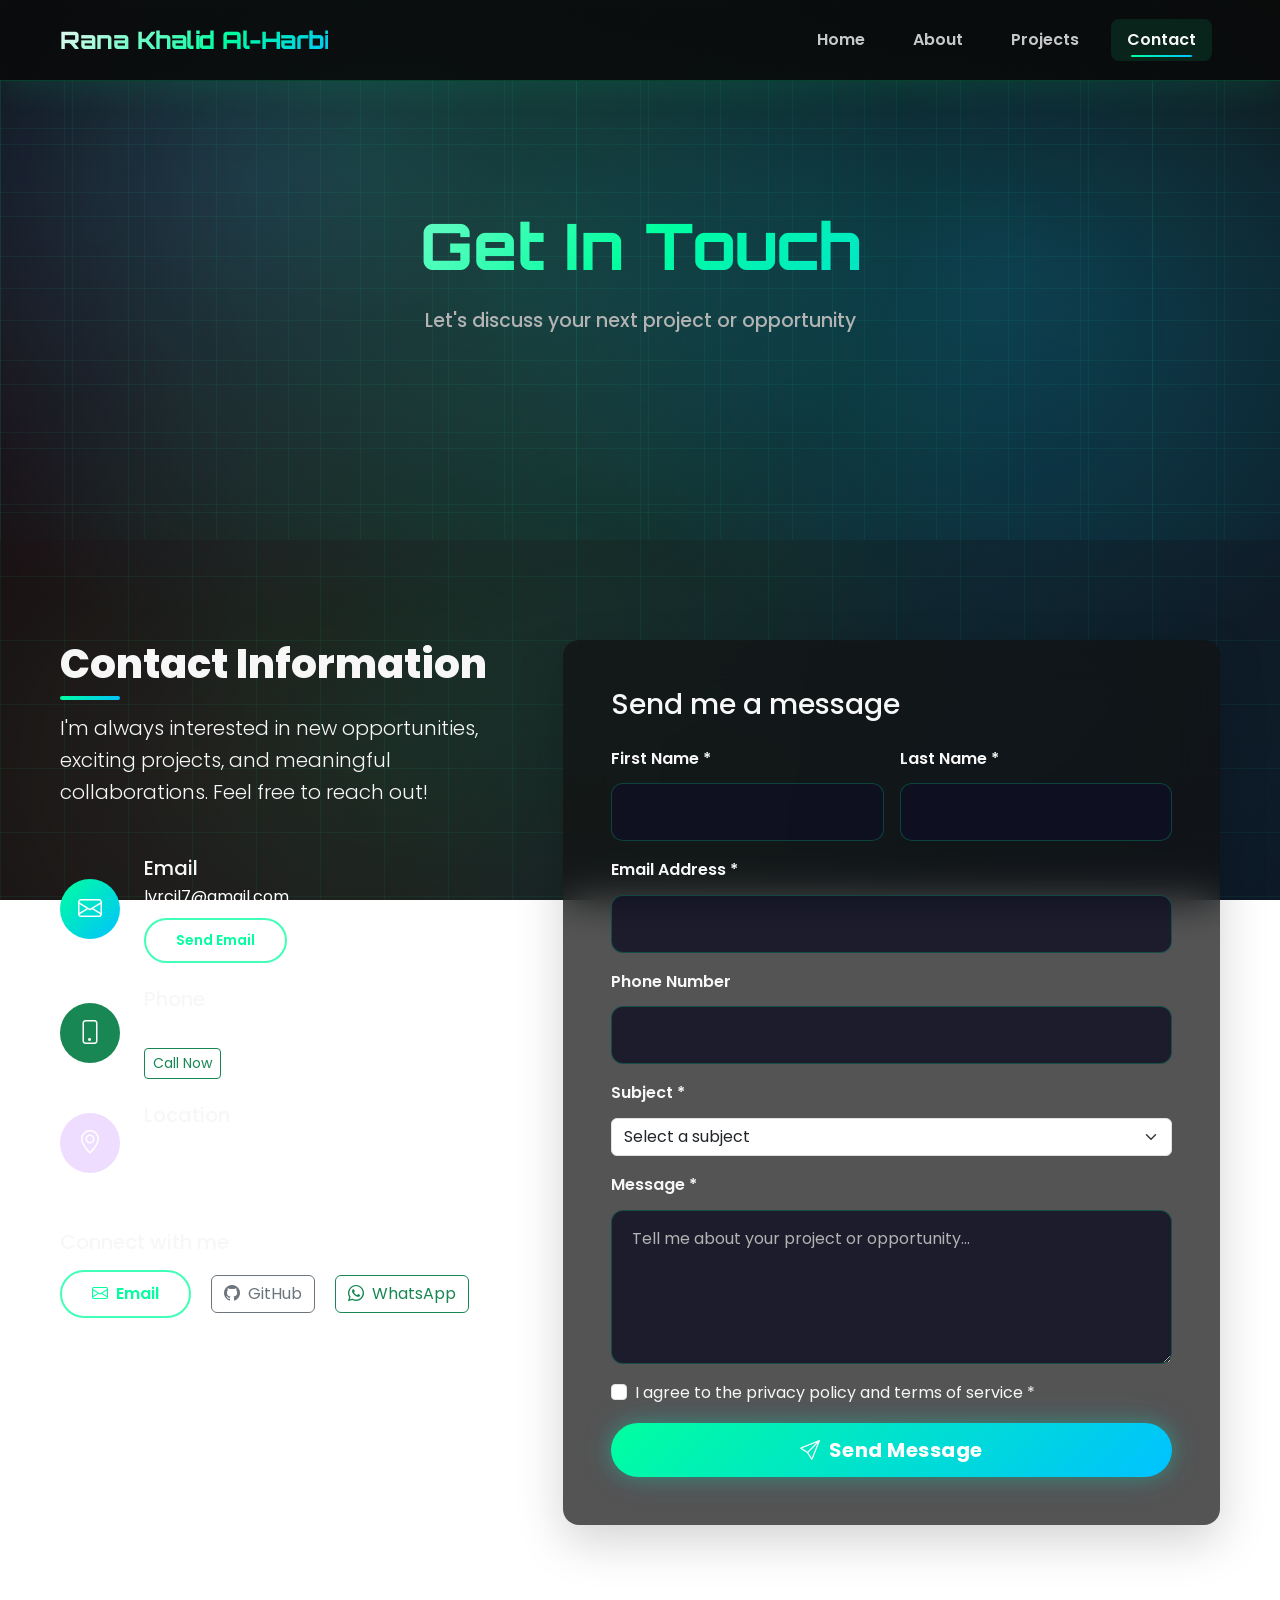
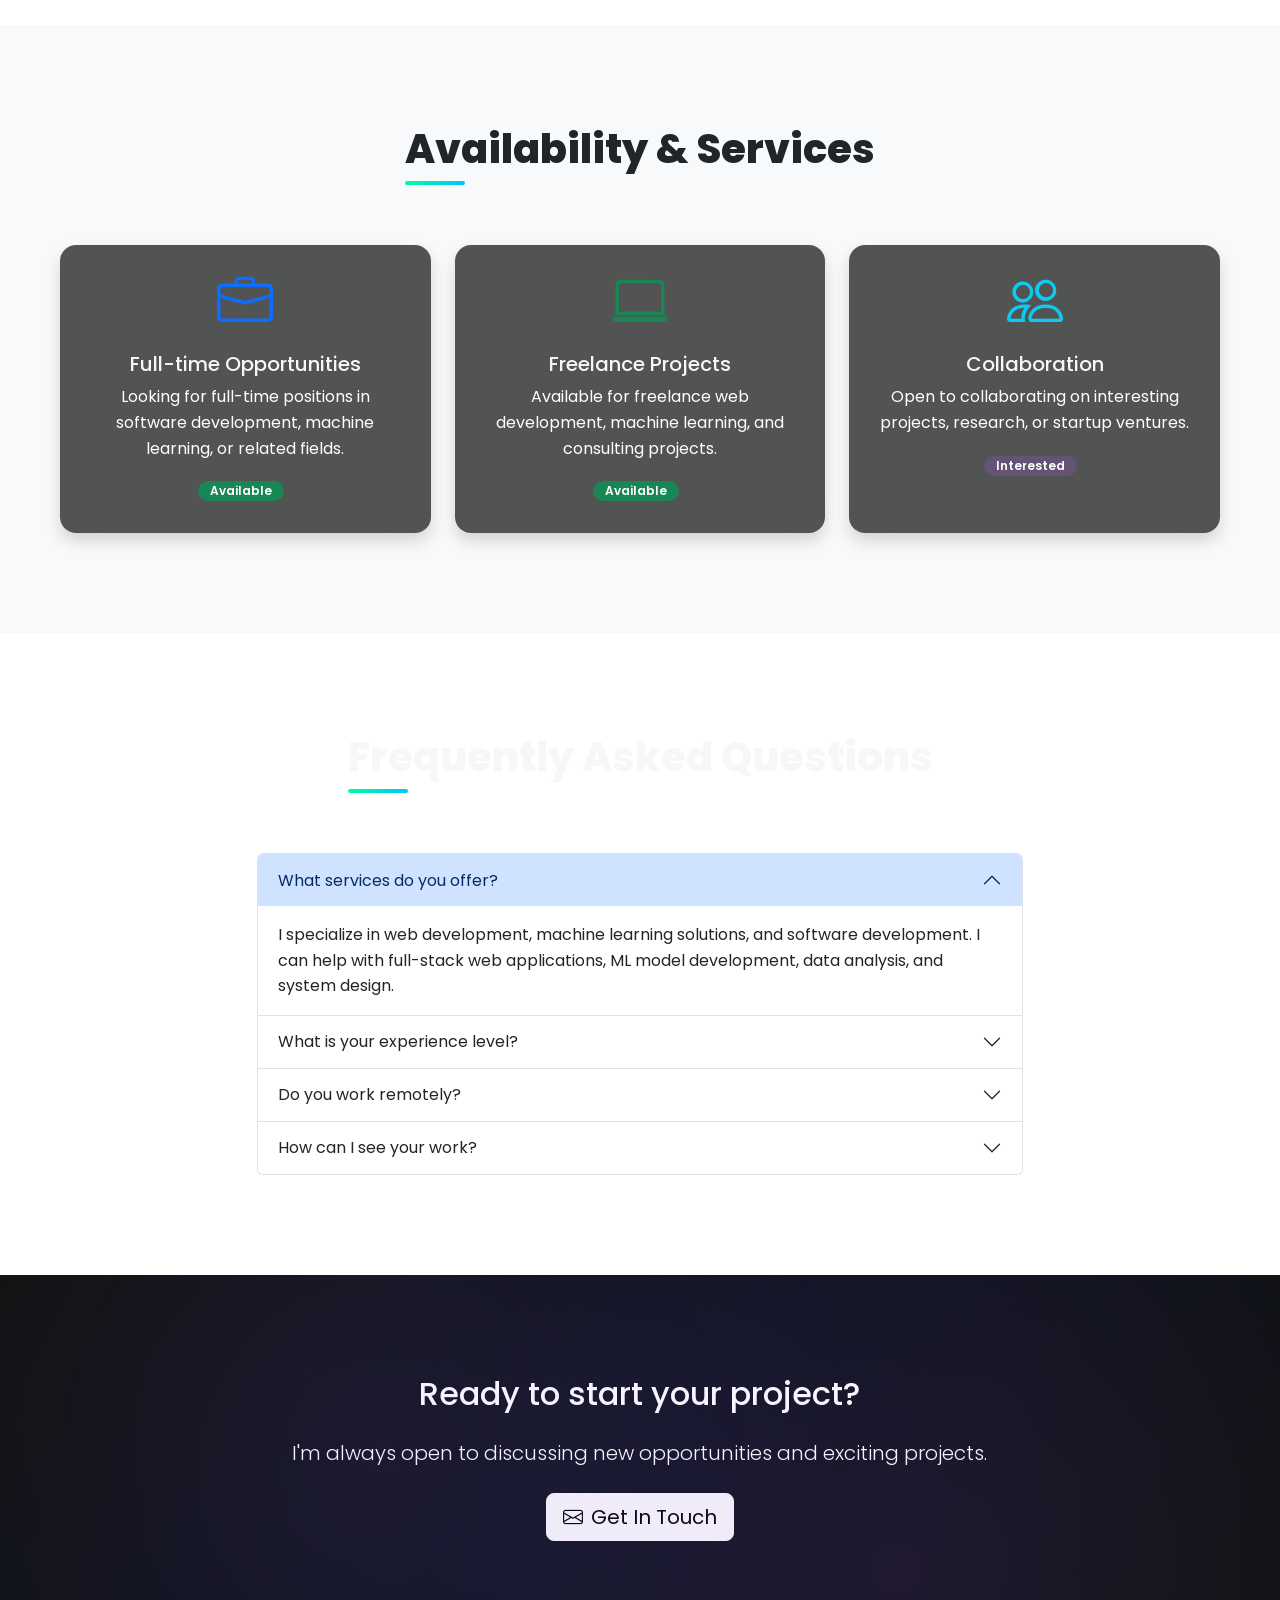
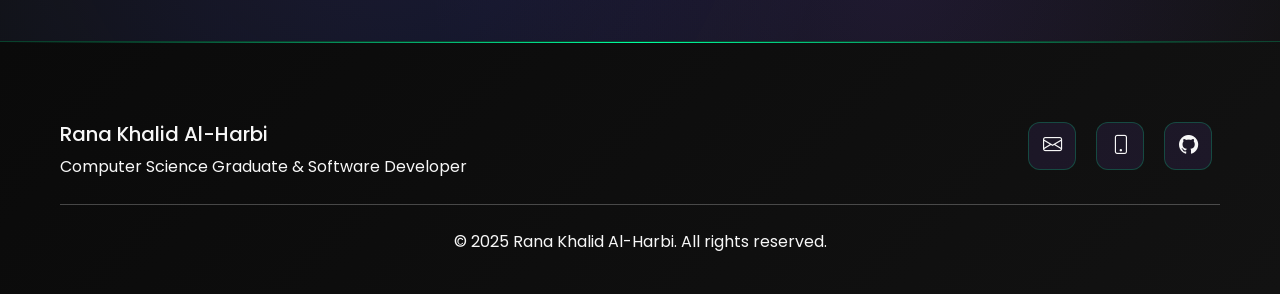
<file: portfolio/contact.html>
<!DOCTYPE html>
<html lang="en">
<head>
    <meta charset="UTF-8">
    <meta name="viewport" content="width=device-width, initial-scale=1.0">
    <title>Contact - Rana Khalid Al-Harbi</title>
    
    <!-- Bootstrap CSS -->
    <link href="https://cdn.jsdelivr.net/npm/bootstrap@5.3.0/dist/css/bootstrap.min.css" rel="stylesheet">
    <!-- Bootstrap Icons -->
    <link href="https://cdn.jsdelivr.net/npm/bootstrap-icons@1.10.0/font/bootstrap-icons.css" rel="stylesheet">
    <!-- Google Fonts -->
    <link href="https://fonts.googleapis.com/css2?family=Poppins:wght@300;400;500;600;700;800&display=swap" rel="stylesheet">
    
    <link rel="stylesheet" href="css/styles.css">
</head>
<body>
    <!-- Language Switcher -->
  

    <!-- Navigation -->
    <nav class="navbar navbar-expand-lg">
        <div class="container">
            <a class="navbar-brand" href="index.html">
                Rana Khalid Al-Harbi
            </a>
            
            <button class="navbar-toggler" type="button" data-bs-toggle="collapse" data-bs-target="#navbarNav">
                <span class="navbar-toggler-icon"></span>
            </button>
            
            <div class="collapse navbar-collapse" id="navbarNav">
                <ul class="navbar-nav ms-auto">
                    <li class="nav-item">
                        <a class="nav-link" href="index.html">Home</a>
                    </li>
                    <li class="nav-item">
                        <a class="nav-link" href="about.html">About</a>
                    </li>
                    <li class="nav-item">
                        <a class="nav-link" href="projects.html">Projects</a>
                    </li>
                    <li class="nav-item">
                        <a class="nav-link active" href="contact.html">Contact</a>
                    </li>
                </ul>
            </div>
        </div>
    </nav>

    <!-- Main Content -->
    <main>
        <!-- Hero Section -->
        <section class="hero-section" style="min-height: 60vh;">
            <div class="container">
                <div class="row align-items-center">
                    <div class="col-12 text-center hero-content">
                        <h1 class="hero-title">Get In Touch</h1>
                        <p class="hero-subtitle">Let's discuss your next project or opportunity</p>
                    </div>
                </div>
            </div>
        </section>

        <!-- Contact Section -->
        <section class="section-padding">
            <div class="container">
                <div class="row g-5">
                    <!-- Contact Information -->
                    <div class="col-lg-5">
                        <div class="contact-info-section">
                            <h2 class="section-title mb-4">Contact Information</h2>
                            <p class="lead mb-5">
                                I'm always interested in new opportunities, exciting projects, and meaningful collaborations. Feel free to reach out!
                            </p>
                            
                            <div class="contact-methods">
                                <div class="contact-item d-flex align-items-center mb-4">
                                    <div class="contact-icon bg-primary text-white rounded-circle d-flex align-items-center justify-content-center me-4" style="width: 60px; height: 60px;">
                                        <i class="bi bi-envelope fs-4"></i>
                                    </div>
                                    <div>
                                        <h5 class="mb-1">Email</h5>
                                        <p class="mb-0 text-white">lvrcil7@gmail.com</p>
                                        <a href="mailto:lvrcil7@gmail.com" class="btn btn-sm btn-outline-primary mt-2">
                                            Send Email
                                        </a>
                                    </div>
                                </div>
                                
                                <div class="contact-item d-flex align-items-center mb-4">
                                    <div class="contact-icon bg-success text-white rounded-circle d-flex align-items-center justify-content-center me-4" style="width: 60px; height: 60px;">
                                        <i class="bi bi-phone fs-4"></i>
                                    </div>
                                    <div>
                                        <h5 class="mb-1">Phone</h5>
                                        <p class="mb-0 text-white">+966 558 413 188</p>
                                        <a href="tel:+966558413188" class="btn btn-sm btn-outline-success mt-2">
                                            Call Now
                                        </a>
                                    </div>
                                </div>
                                
                                <div class="contact-item d-flex align-items-center mb-4">
                                    <div class="contact-icon bg-info text-white rounded-circle d-flex align-items-center justify-content-center me-4" style="width: 60px; height: 60px;">
                                        <i class="bi bi-geo-alt fs-4"></i>
                                    </div>
                                    <div>
                                        <h5 class="mb-1">Location</h5>
                                        <p class="mb-0 text-white">Saudi Arabia</p>
                                        <small class="text-white">Available for remote work</small>
                                    </div>
                                </div>
                            </div>
                            
                            <!-- Social Links -->
                            <div class="social-section mt-5">
                                <h5 class="mb-3">Connect with me</h5>
                                <div class="social-links-large">
                                    <a href="mailto:lvrcil7@gmail.com" class="btn btn-outline-primary me-3 mb-3">
                                        <i class="bi bi-envelope me-2"></i>Email
                                    </a>
                                    <a href="#" class="btn btn-outline-secondary me-3 mb-3">
                                        <i class="bi bi-github me-2"></i>GitHub
                                    </a>
                                    <a href="tel:+966558413188" class="btn btn-outline-success me-3 mb-3">
                                        <i class="bi bi-whatsapp me-2"></i>WhatsApp
                                    </a>
                                </div>
                            </div>
                        </div>
                    </div>
                    
                    <!-- Contact Form -->
                    <div class="col-lg-7">
                        <div class="contact-form-section">
                            <div class="card border-0 shadow-lg">
                                <div class="card-body p-5">
                                    <h3 class="mb-4">Send me a message</h3>
                                    <form id="contactForm">
                                        <div class="row g-3">
                                            <div class="col-md-6">
                                                <label for="firstName" class="form-label">First Name *</label>
                                                <input type="text" class="form-control" id="firstName" required>
                                            </div>
                                            <div class="col-md-6">
                                                <label for="lastName" class="form-label">Last Name *</label>
                                                <input type="text" class="form-control" id="lastName" required>
                                            </div>
                                            <div class="col-12">
                                                <label for="email" class="form-label">Email Address *</label>
                                                <input type="email" class="form-control" id="email" required>
                                            </div>
                                            <div class="col-12">
                                                <label for="phone" class="form-label">Phone Number</label>
                                                <input type="tel" class="form-control" id="phone">
                                            </div>
                                            <div class="col-12">
                                                <label for="subject" class="form-label">Subject *</label>
                                                <select class="form-select" id="subject" required>
                                                    <option value="">Select a subject</option>
                                                    <option value="job">Job Opportunity</option>
                                                    <option value="project">Project Collaboration</option>
                                                    <option value="consultation">Consultation</option>
                                                    <option value="other">Other</option>
                                                </select>
                                            </div>
                                            <div class="col-12">
                                                <label for="message" class="form-label">Message *</label>
                                                <textarea class="form-control" id="message" rows="5" required placeholder="Tell me about your project or opportunity..."></textarea>
                                            </div>
                                            <div class="col-12">
                                                <div class="form-check">
                                                    <input class="form-check-input" type="checkbox" id="privacy" required>
                                                    <label class="form-check-label" for="privacy">
                                                        I agree to the privacy policy and terms of service *
                                                    </label>
                                                </div>
                                            </div>
                                            <div class="col-12">
                                                <button type="submit" class="btn btn-primary btn-lg w-100">
                                                    <i class="bi bi-send me-2"></i>Send Message
                                                </button>
                                            </div>
                                        </div>
                                    </form>
                                </div>
                            </div>
                        </div>
                    </div>
                </div>
            </div>
        </section>

        <!-- Availability Section -->
        <section class="section-padding bg-light">
            <div class="container">
                <div class="row">
                    <div class="col-12 text-center mb-5">
                        <h2 class="section-title text-dark">Availability & Services</h2>
                    </div>
                </div>
                
                <div class="row g-4">
                    <div class="col-lg-4">
                        <div class="card text-center h-100 border-0 shadow">
                            <div class="card-body p-4">
                                <div class="mb-3">
                                    <i class="bi bi-briefcase display-4 text-primary"></i>
                                </div>
                                <h5>Full-time Opportunities</h5>
                                <p class="text-white">Looking for full-time positions in software development, machine learning, or related fields.</p>
                                <div class="availability-status">
                                    <span class="badge bg-success">Available</span>
                                </div>
                            </div>
                        </div>
                    </div>
                    
                    <div class="col-lg-4">
                        <div class="card text-center h-100 border-0 shadow">
                            <div class="card-body p-4">
                                <div class="mb-3">
                                    <i class="bi bi-laptop display-4 text-success"></i>
                                </div>
                                <h5>Freelance Projects</h5>
                                <p class="text-white">Available for freelance web development, machine learning, and consulting projects.</p>
                                <div class="availability-status">
                                    <span class="badge bg-success">Available</span>
                                </div>
                            </div>
                        </div>
                    </div>
                    
                    <div class="col-lg-4">
                        <div class="card text-center h-100 border-0 shadow">
                            <div class="card-body p-4">
                                <div class="mb-3">
                                    <i class="bi bi-people display-4 text-info"></i>
                                </div>
                                <h5>Collaboration</h5>
                                <p class="text-white">Open to collaborating on interesting projects, research, or startup ventures.</p>
                                <div class="availability-status">
                                    <span class="badge bg-info">Interested</span>
                                </div>
                            </div>
                        </div>
                    </div>
                </div>
            </div>
        </section>

        <!-- FAQ Section -->
        <section class="section-padding">
            <div class="container">
                <div class="row">
                    <div class="col-12 text-center mb-5">
                        <h2 class="section-title">Frequently Asked Questions</h2>
                    </div>
                </div>
                
                <div class="row">
                    <div class="col-lg-8 mx-auto">
                        <div class="accordion" id="faqAccordion">
                            <div class="accordion-item">
                                <h2 class="accordion-header">
                                    <button class="accordion-button" type="button" data-bs-toggle="collapse" data-bs-target="#faq1">
                                        What services do you offer?
                                    </button>
                                </h2>
                                <div id="faq1" class="accordion-collapse collapse show" data-bs-parent="#faqAccordion">
                                    <div class="accordion-body">
                                        I specialize in web development, machine learning solutions, and software development. I can help with full-stack web applications, ML model development, data analysis, and system design.
                                    </div>
                                </div>
                            </div>
                            
                            <div class="accordion-item">
                                <h2 class="accordion-header">
                                    <button class="accordion-button collapsed" type="button" data-bs-toggle="collapse" data-bs-target="#faq2">
                                        What is your experience level?
                                    </button>
                                </h2>
                                <div id="faq2" class="accordion-collapse collapse" data-bs-parent="#faqAccordion">
                                    <div class="accordion-body">
                                        I am a recent Computer Science graduate with hands-on experience in machine learning projects, web development, and government IT systems. I have completed several successful projects including a graduation project with 96.6% accuracy in phishing detection.
                                    </div>
                                </div>
                            </div>
                            
                            <div class="accordion-item">
                                <h2 class="accordion-header">
                                    <button class="accordion-button collapsed" type="button" data-bs-toggle="collapse" data-bs-target="#faq3">
                                        Do you work remotely?
                                    </button>
                                </h2>
                                <div id="faq3" class="accordion-collapse collapse" data-bs-parent="#faqAccordion">
                                    <div class="accordion-body">
                                        Yes, I am available for remote work and have experience working with distributed teams. I am also open to on-site opportunities within Saudi Arabia.
                                    </div>
                                </div>
                            </div>
                            
                            <div class="accordion-item">
                                <h2 class="accordion-header">
                                    <button class="accordion-button collapsed" type="button" data-bs-toggle="collapse" data-bs-target="#faq4">
                                        How can I see your work?
                                    </button>
                                </h2>
                                <div id="faq4" class="accordion-collapse collapse" data-bs-parent="#faqAccordion">
                                    <div class="accordion-body">
                                        You can view my projects in the Projects section of this portfolio. I showcase my work in machine learning, web development, and system design with detailed descriptions and technical specifications.
                                    </div>
                                </div>
                            </div>
                        </div>
                    </div>
                </div>
            </div>
        </section>

        <!-- CTA Section -->
        <section class="section-padding cta-hero text-white">
            <div class="container">
                <div class="row">
                    <div class="col-lg-8 mx-auto text-center">
                        <h2 class="mb-4">Ready to start your project?</h2>
                        <p class="lead mb-4">
                            I'm always open to discussing new opportunities and exciting projects.
                        </p>
                        <a href="contact.html" class="btn btn-light btn-lg">
                            <i class="bi bi-envelope me-2"></i>Get In Touch
                        </a>
                    </div>
                </div>
            </div>
        </section>
    </main>

    <!-- Footer -->
    <footer class="footer">
        <div class="container">
            <div class="row">
                <div class="col-md-6">
                    <h5>Rana Khalid Al-Harbi</h5>
                    <p class="mb-0">Computer Science Graduate & Software Developer</p>
                </div>
                <div class="col-md-6 text-end">
                    <div class="social-links">
                        <a href="mailto:lvrcil7@gmail.com" aria-label="Email"><i class="bi bi-envelope"></i></a>
                        <a href="tel:+966558413188" aria-label="Phone"><i class="bi bi-phone"></i></a>
                        <a href="#" aria-label="GitHub"><i class="bi bi-github"></i></a>
                    </div>
                </div>
            </div>
            <hr class="my-4">
            <div class="row">
                <div class="col-12 text-center">
                    <p class="mb-0">&copy; 2025 Rana Khalid Al-Harbi. All rights reserved.</p>
                </div>
            </div>
        </div>
    </footer>

    <!-- Bootstrap JS -->
    <script src="https://cdn.jsdelivr.net/npm/bootstrap@5.3.0/dist/js/bootstrap.bundle.min.js"></script>
</body>
</html>
</file>
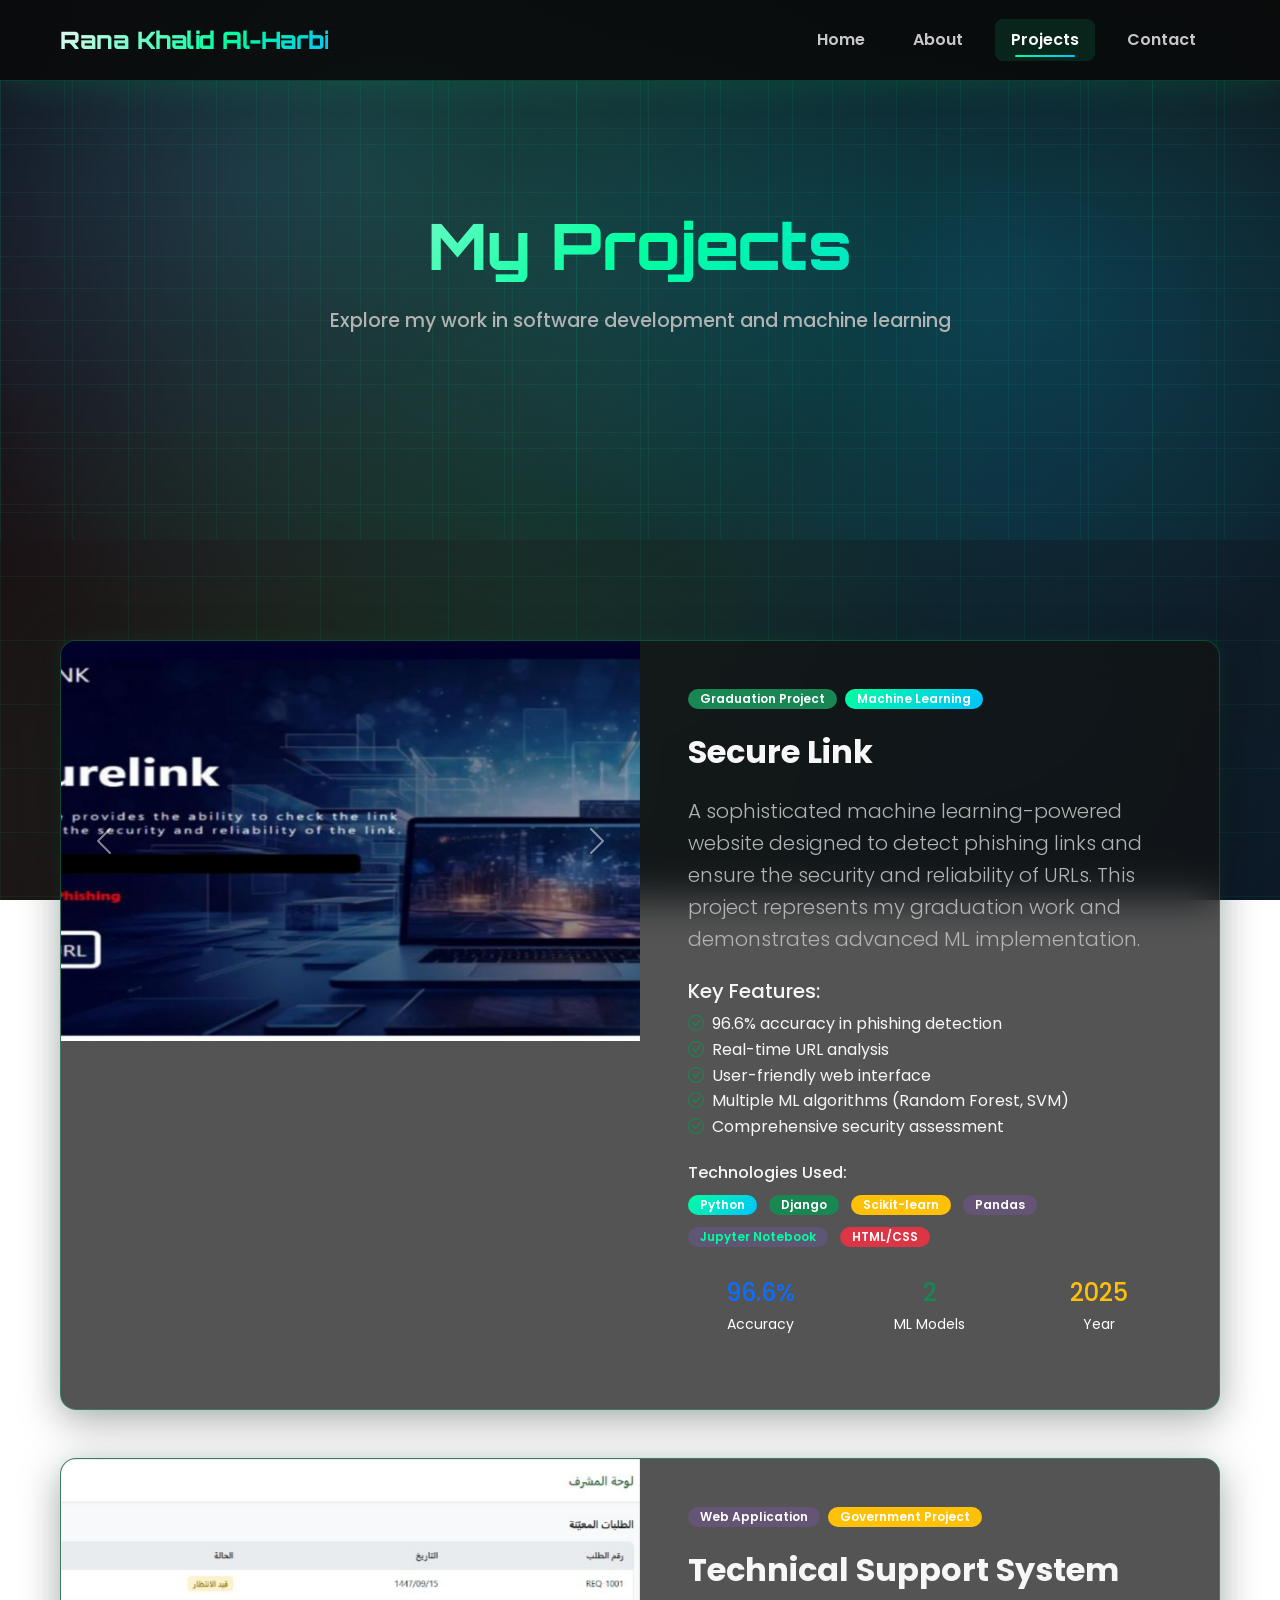
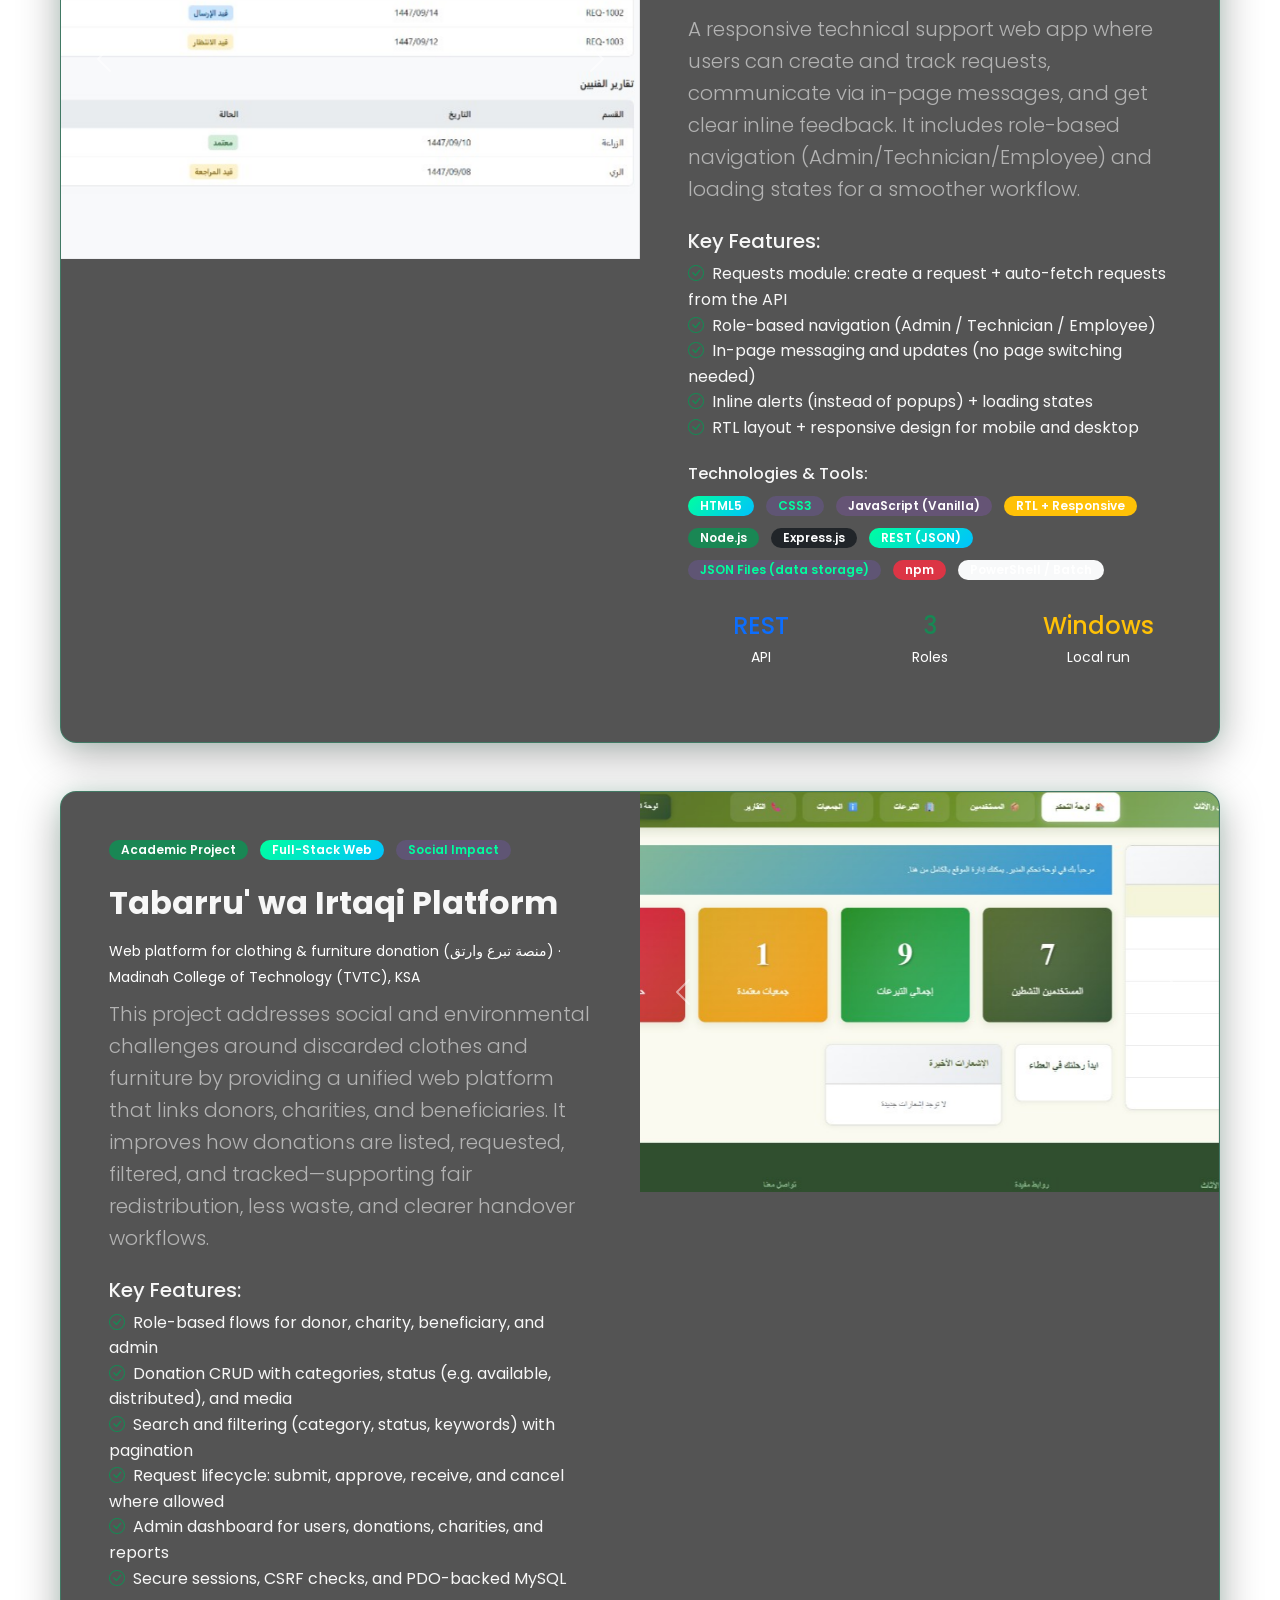
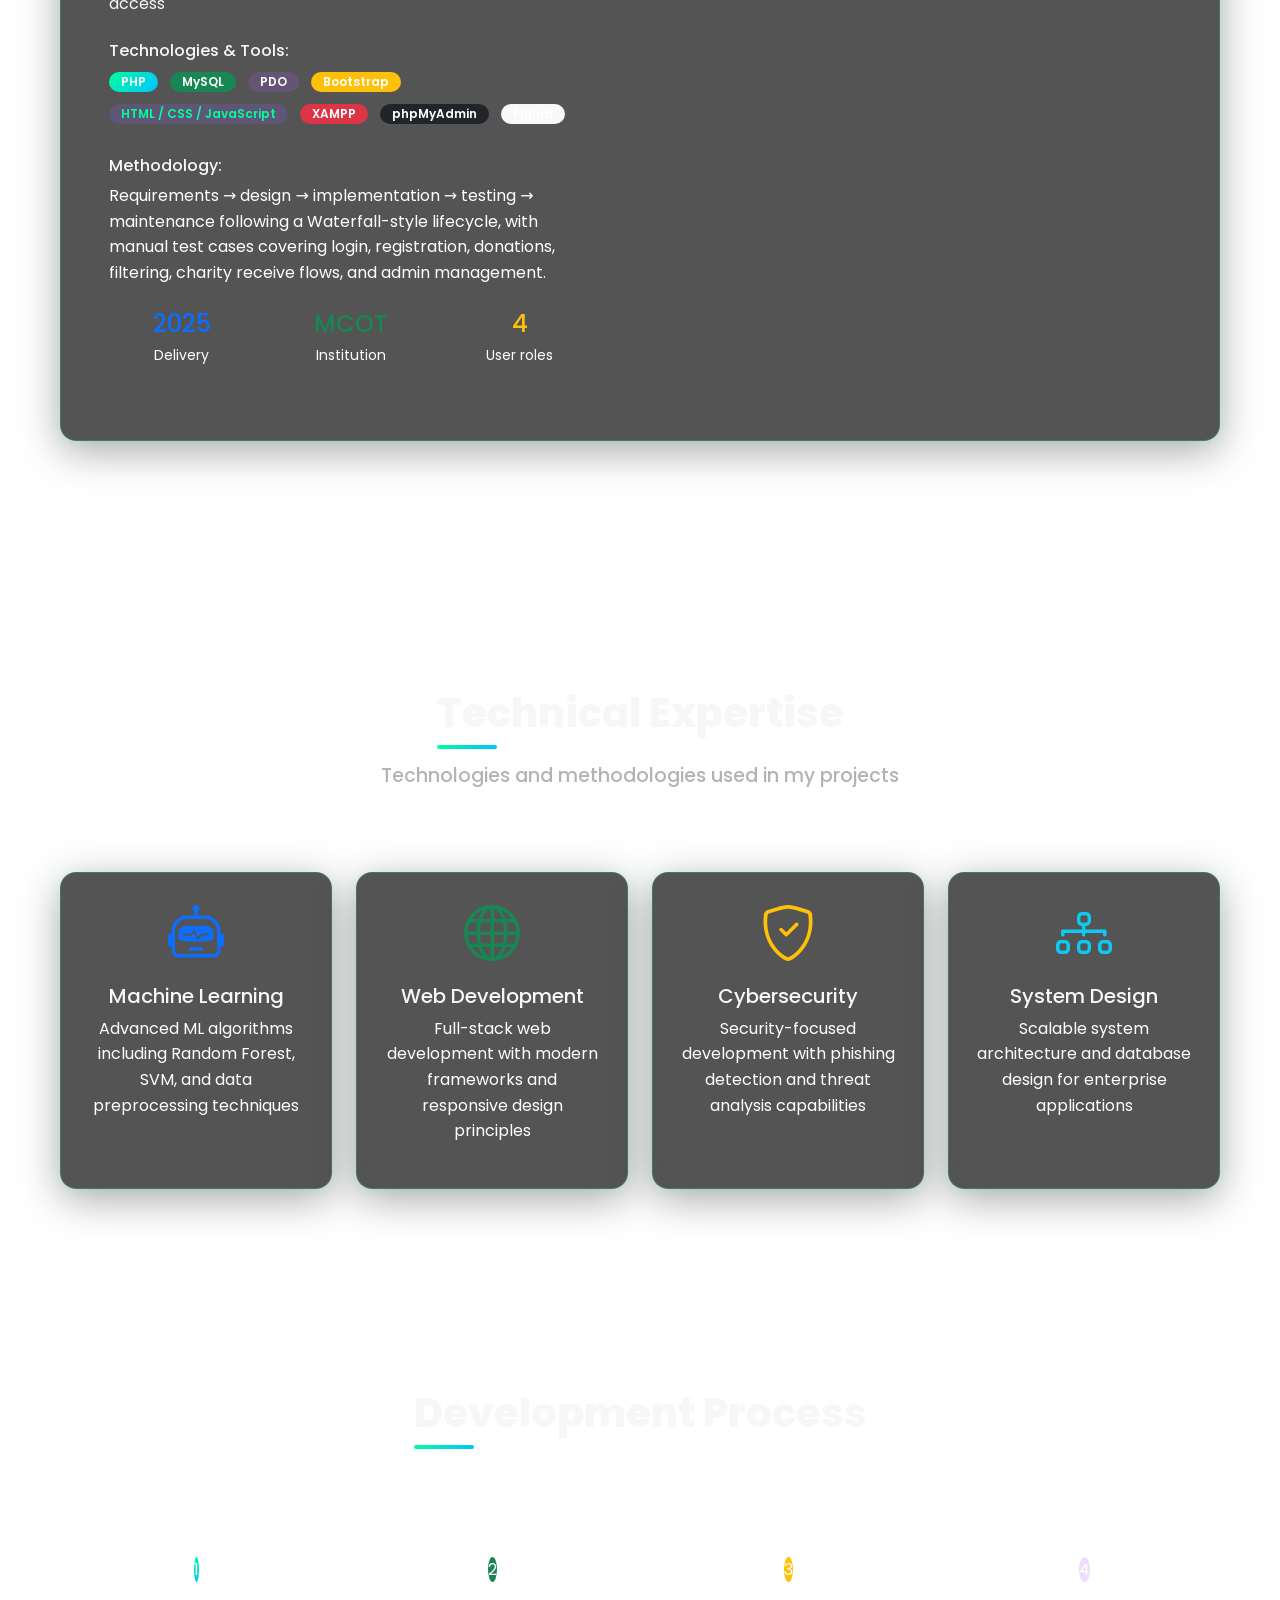
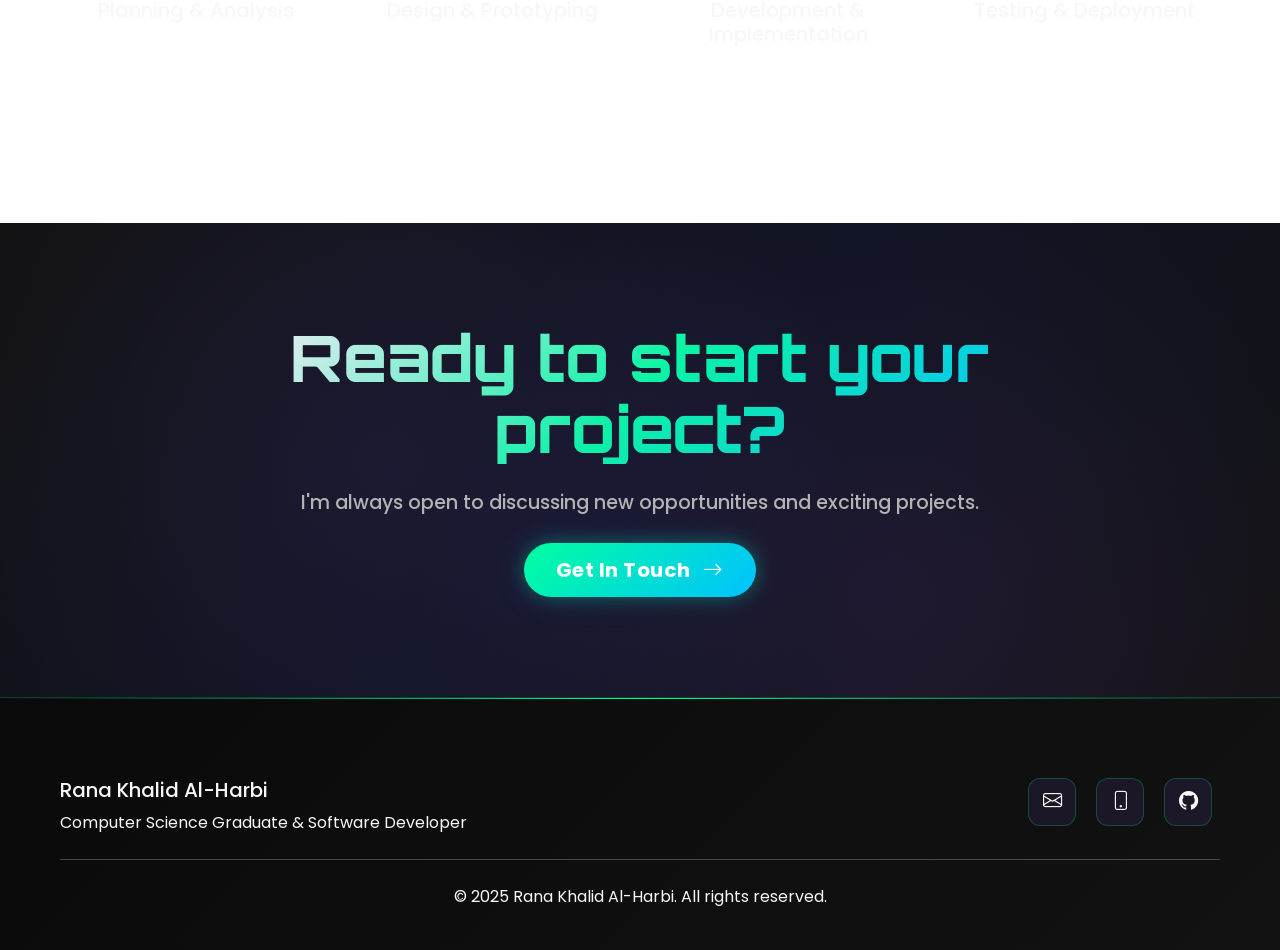
<file: portfolio/projects.html>
<!DOCTYPE html>
<html lang="en">
<head>
    <meta charset="UTF-8">
    <meta name="viewport" content="width=device-width, initial-scale=1.0">
    <title>Projects - Rana Khalid Al-Harbi</title>
    
    <!-- Bootstrap CSS -->
    <link href="https://cdn.jsdelivr.net/npm/bootstrap@5.3.0/dist/css/bootstrap.min.css" rel="stylesheet">
    <!-- Bootstrap Icons -->
    <link href="https://cdn.jsdelivr.net/npm/bootstrap-icons@1.10.0/font/bootstrap-icons.css" rel="stylesheet">
    <!-- Google Fonts -->
    <link href="https://fonts.googleapis.com/css2?family=Poppins:wght@300;400;500;600;700;800&display=swap" rel="stylesheet">
    
    <link rel="stylesheet" href="css/styles.css">
</head>
<body>
    <!-- Language Switcher -->
    

    <!-- Navigation -->
    <nav class="navbar navbar-expand-lg">
        <div class="container">
            <a class="navbar-brand" href="index.html">
                Rana Khalid Al-Harbi
            </a>
            
            <button class="navbar-toggler" type="button" data-bs-toggle="collapse" data-bs-target="#navbarNav">
                <span class="navbar-toggler-icon"></span>
            </button>
            
            <div class="collapse navbar-collapse" id="navbarNav">
                <ul class="navbar-nav ms-auto">
                    <li class="nav-item">
                        <a class="nav-link" href="index.html">Home</a>
                    </li>
                    <li class="nav-item">
                        <a class="nav-link" href="about.html">About</a>
                    </li>
                    <li class="nav-item">
                        <a class="nav-link active" href="projects.html">Projects</a>
                    </li>
                    <li class="nav-item">
                        <a class="nav-link" href="contact.html">Contact</a>
                    </li>
                </ul>
            </div>
        </div>
    </nav>

    <!-- Main Content -->
    <main>
        <!-- Hero Section -->
        <section class="hero-section" style="min-height: 60vh;">
            <div class="container">
                <div class="row align-items-center">
                    <div class="col-12 text-center hero-content">
                        <h1 class="hero-title">My Projects</h1>
                        <p class="hero-subtitle">Explore my work in software development and machine learning</p>
                    </div>
                </div>
            </div>
        </section>

        <!-- Projects Section -->
        <section class="section-padding">
            <div class="container">
                <!-- Featured Project 1: Secure Link -->
                <div class="row mb-5" id="project-secure-link">
                    <div class="col-12">
                        <div class="card project-card">
                            <div class="row g-0">
                                <div class="col-lg-6">
                                    <div class="project-images">
                                        <div id="securelink-carousel" class="carousel slide" data-bs-ride="carousel">
                                            <div class="carousel-inner">
                                                <div class="carousel-item active">
                                                    <img src="images/WhatsAppImage2025-09-26at4.13.44PM.jpeg" 
                                                         class="d-block w-100" alt="Secure Link - Main Interface" 
                                                         style="height: 400px; object-fit: cover;">
                                                </div>
                                                <div class="carousel-item">
                                                    <img src="images/WhatsAppImage2025-09-26at4.13.50PM.jpeg" 
                                                         class="d-block w-100" alt="Secure Link - URL Input" 
                                                         style="height: 400px; object-fit: cover;">
                                                </div>
                                            </div>
                                            <button class="carousel-control-prev" type="button" data-bs-target="#securelink-carousel" data-bs-slide="prev">
                                                <span class="carousel-control-prev-icon"></span>
                                            </button>
                                            <button class="carousel-control-next" type="button" data-bs-target="#securelink-carousel" data-bs-slide="next">
                                                <span class="carousel-control-next-icon"></span>
                                            </button>
                                        </div>
                                    </div>
                                </div>
                                <div class="col-lg-6">
                                    <div class="card-body p-5">
                                        <div class="d-flex align-items-center mb-3">
                                            <span class="badge bg-success me-2">Graduation Project</span>
                                            <span class="badge bg-primary">Machine Learning</span>
                                        </div>
                                        <h2 class="card-title mb-4">Secure Link</h2>
                                        <p class="card-text lead mb-4">
                                            A sophisticated machine learning-powered website designed to detect phishing links and ensure the security and reliability of URLs. This project represents my graduation work and demonstrates advanced ML implementation.
                                        </p>
                                        
                                        <div class="mb-4">
                                            <h5>Key Features:</h5>
                                            <ul class="list-unstyled">
                                                <li><i class="bi bi-check-circle text-success me-2"></i>96.6% accuracy in phishing detection</li>
                                                <li><i class="bi bi-check-circle text-success me-2"></i>Real-time URL analysis</li>
                                                <li><i class="bi bi-check-circle text-success me-2"></i>User-friendly web interface</li>
                                                <li><i class="bi bi-check-circle text-success me-2"></i>Multiple ML algorithms (Random Forest, SVM)</li>
                                                <li><i class="bi bi-check-circle text-success me-2"></i>Comprehensive security assessment</li>
                                            </ul>
                                        </div>
                                        
                                        <div class="mb-4">
                                            <h6>Technologies Used:</h6>
                                            <div class="tech-stack">
                                                <span class="badge bg-primary me-2 mb-2">Python</span>
                                                <span class="badge bg-success me-2 mb-2">Django</span>
                                                <span class="badge bg-warning text-white me-2 mb-2">Scikit-learn</span>
                                                <span class="badge bg-info text-white me-2 mb-2">Pandas</span>
                                                <span class="badge bg-secondary me-2 mb-2">Jupyter Notebook</span>
                                                <span class="badge bg-danger me-2 mb-2">HTML/CSS</span>
                                            </div>
                                        </div>
                                        
                                        <div class="project-stats mb-4">
                                            <div class="row text-center">
                                                <div class="col-4">
                                                    <div class="stat-item">
                                                        <h4 class="text-primary mb-1">96.6%</h4>
                                                        <small class="text-white">Accuracy</small>
                                                    </div>
                                                </div>
                                                <div class="col-4">
                                                    <div class="stat-item">
                                                        <h4 class="text-success mb-1">2</h4>
                                                        <small class="text-white">ML Models</small>
                                                    </div>
                                                </div>
                                                <div class="col-4">
                                                    <div class="stat-item">
                                                        <h4 class="text-warning mb-1">2025</h4>
                                                        <small class="text-white">Year</small>
                                                    </div>
                                                </div>
                                            </div>
                                        </div>
                                    </div>
                                </div>
                            </div>
                        </div>
                    </div>
                </div>

                <!-- Project 2: Government Support System (single screenshot — no carousel) -->
                <div class="row mb-5" id="project-government">
                    <div class="col-12">
                        <div class="card project-card">
                            <div class="row g-0">
                                <div class="col-lg-6">
                                    <div class="project-images">
                                        <div id="government-carousel" class="carousel slide" data-bs-ride="carousel" data-bs-interval="4000" data-bs-pause="false">
                                            <div class="carousel-inner">
                                                <div class="carousel-item active">
                                                    <img src="images/gov-support-login.png"
                                                         class="d-block w-100" alt="Government Support System - Login"
                                                         style="height: 400px; object-fit: cover; object-position: top;">
                                                </div>
                                                <div class="carousel-item">
                                                    <img src="images/gov-support-employee-request.png"
                                                         class="d-block w-100" alt="Government Support System - Employee request"
                                                         style="height: 400px; object-fit: cover; object-position: top;">
                                                </div>
                                                <div class="carousel-item">
                                                    <img src="images/gov-support-technician-board.png"
                                                         class="d-block w-100" alt="Government Support System - Technician board"
                                                         style="height: 400px; object-fit: cover; object-position: top;">
                                                </div>
                                                <div class="carousel-item">
                                                    <img src="images/gov-support-supervisor-board.png"
                                                         class="d-block w-100" alt="Government Support System - Supervisor board"
                                                         style="height: 400px; object-fit: cover; object-position: top;">
                                                </div>
                                            </div>
                                            <button class="carousel-control-prev" type="button" data-bs-target="#government-carousel" data-bs-slide="prev">
                                                <span class="carousel-control-prev-icon"></span>
                                            </button>
                                            <button class="carousel-control-next" type="button" data-bs-target="#government-carousel" data-bs-slide="next">
                                                <span class="carousel-control-next-icon"></span>
                                            </button>
                                        </div>
                                    </div>
                                </div>
                                <div class="col-lg-6">
                                    <div class="card-body p-5">
                                        <div class="d-flex align-items-center mb-3">
                                            <span class="badge bg-info me-2">Web Application</span>
                                            <span class="badge bg-warning">Government Project</span>
                                        </div>
                                        <h2 class="card-title mb-4">Technical Support System</h2>
                                        <p class="card-text lead mb-4">
                                            A responsive technical support web app where users can create and track requests, communicate via in-page messages, and get clear inline feedback. It includes role-based navigation (Admin/Technician/Employee) and loading states for a smoother workflow.
                                        </p>

                                        <div class="mb-4">
                                            <h5>Key Features:</h5>
                                            <ul class="list-unstyled">
                                                <li><i class="bi bi-check-circle text-success me-2"></i>Requests module: create a request + auto-fetch requests from the API</li>
                                                <li><i class="bi bi-check-circle text-success me-2"></i>Role-based navigation (Admin / Technician / Employee)</li>
                                                <li><i class="bi bi-check-circle text-success me-2"></i>In-page messaging and updates (no page switching needed)</li>
                                                <li><i class="bi bi-check-circle text-success me-2"></i>Inline alerts (instead of popups) + loading states</li>
                                                <li><i class="bi bi-check-circle text-success me-2"></i>RTL layout + responsive design for mobile and desktop</li>
                                            </ul>
                                        </div>

                                        <div class="mb-4">
                                            <h6>Technologies &amp; Tools:</h6>
                                            <div class="tech-stack">
                                                <span class="badge bg-primary me-2 mb-2">HTML5</span>
                                                <span class="badge bg-secondary me-2 mb-2">CSS3</span>
                                                <span class="badge bg-info text-white me-2 mb-2">JavaScript (Vanilla)</span>
                                                <span class="badge bg-warning text-dark me-2 mb-2">RTL + Responsive</span>
                                                <span class="badge bg-success me-2 mb-2">Node.js</span>
                                                <span class="badge bg-dark me-2 mb-2">Express.js</span>
                                                <span class="badge bg-primary me-2 mb-2">REST (JSON)</span>
                                                <span class="badge bg-secondary me-2 mb-2">JSON Files (data storage)</span>
                                                <span class="badge bg-danger me-2 mb-2">npm</span>
                                                <span class="badge bg-light text-dark me-2 mb-2">PowerShell / Batch</span>
                                            </div>
                                        </div>

                                        <div class="project-stats mb-4">
                                            <div class="row text-center">
                                                <div class="col-4">
                                                    <div class="stat-item">
                                                        <h4 class="text-primary mb-1">REST</h4>
                                                        <small class="text-white">API</small>
                                                    </div>
                                                </div>
                                                <div class="col-4">
                                                    <div class="stat-item">
                                                        <h4 class="text-success mb-1">3</h4>
                                                        <small class="text-white">Roles</small>
                                                    </div>
                                                </div>
                                                <div class="col-4">
                                                    <div class="stat-item">
                                                        <h4 class="text-warning mb-1">Windows</h4>
                                                        <small class="text-white">Local run</small>
                                                    </div>
                                                </div>
                                            </div>
                                        </div>
                                    </div>
                                </div>
                            </div>
                        </div>
                    </div>
                </div>

                <!-- Project 3: Tabarru' wa Irtaqi Platform — clothing & furniture donation web app -->
                <div class="row mb-5" id="project-tabarru">
                    <div class="col-12">
                        <div class="card project-card">
                            <div class="row g-0">
                                <div class="col-lg-6 order-lg-2">
                                    <div class="project-images">
                                        <div id="tabarru-carousel" class="carousel slide" data-bs-ride="carousel">
                                            <div class="carousel-inner">
                                                <div class="carousel-item active">
                                                    <img src="images/tabarru-admin-dashboard.png"
                                                         class="d-block w-100" alt="Admin dashboard — overview and metrics"
                                                         style="height: 400px; object-fit: cover; object-position: top;">
                                                </div>
                                                <div class="carousel-item">
                                                    <img src="images/tabarru-donations-list.png"
                                                         class="d-block w-100" alt="Donations management — search and filters"
                                                         style="height: 400px; object-fit: cover; object-position: top;">
                                                </div>
                                                <div class="carousel-item">
                                                    <img src="images/tabarru-charity-portal.png"
                                                         class="d-block w-100" alt="Charity portal — donation details and status"
                                                         style="height: 400px; object-fit: cover; object-position: top;">
                                                </div>
                                                <div class="carousel-item">
                                                    <img src="images/tabarru-donor-items.png"
                                                         class="d-block w-100" alt="Donor view — my donations list with search and filters"
                                                         style="height: 400px; object-fit: cover; object-position: top;">
                                                </div>
                                                <div class="carousel-item">
                                                    <img src="images/tabarru-admin-charities.png"
                                                         class="d-block w-100" alt="Admin — charity organizations approval and management"
                                                         style="height: 400px; object-fit: cover; object-position: top;">
                                                </div>
                                                <div class="carousel-item">
                                                    <img src="images/tabarru-charity-dashboard.png"
                                                         class="d-block w-100" alt="Charity dashboard — stats, filters, and donation cards"
                                                         style="height: 400px; object-fit: cover; object-position: top;">
                                                </div>
                                            </div>
                                            <button class="carousel-control-prev" type="button" data-bs-target="#tabarru-carousel" data-bs-slide="prev">
                                                <span class="carousel-control-prev-icon"></span>
                                            </button>
                                            <button class="carousel-control-next" type="button" data-bs-target="#tabarru-carousel" data-bs-slide="next">
                                                <span class="carousel-control-next-icon"></span>
                                            </button>
                                        </div>
                                    </div>
                                </div>
                                <div class="col-lg-6 order-lg-1">
                                    <div class="card-body p-5">
                                        <div class="d-flex align-items-center mb-3 flex-wrap gap-1">
                                            <span class="badge bg-success me-2">Academic Project</span>
                                            <span class="badge bg-primary">Full-Stack Web</span>
                                            <span class="badge bg-secondary">Social Impact</span>
                                        </div>
                                        <h2 class="card-title mb-3">Tabarru' wa Irtaqi Platform</h2>
                                        <p class="text-white mb-2"><small>Web platform for clothing &amp; furniture donation (منصة تبرع وارتق) · Madinah College of Technology (TVTC), KSA</small></p>
                                        <p class="card-text lead mb-4">
                                            This project addresses social and environmental challenges around discarded clothes and furniture by providing a unified web platform that links donors, charities, and beneficiaries. It improves how donations are listed, requested, filtered, and tracked—supporting fair redistribution, less waste, and clearer handover workflows.
                                        </p>

                                        <div class="mb-4">
                                            <h5>Key Features:</h5>
                                            <ul class="list-unstyled">
                                                <li><i class="bi bi-check-circle text-success me-2"></i>Role-based flows for donor, charity, beneficiary, and admin</li>
                                                <li><i class="bi bi-check-circle text-success me-2"></i>Donation CRUD with categories, status (e.g. available, distributed), and media</li>
                                                <li><i class="bi bi-check-circle text-success me-2"></i>Search and filtering (category, status, keywords) with pagination</li>
                                                <li><i class="bi bi-check-circle text-success me-2"></i>Request lifecycle: submit, approve, receive, and cancel where allowed</li>
                                                <li><i class="bi bi-check-circle text-success me-2"></i>Admin dashboard for users, donations, charities, and reports</li>
                                                <li><i class="bi bi-check-circle text-success me-2"></i>Secure sessions, CSRF checks, and PDO-backed MySQL access</li>
                                            </ul>
                                        </div>

                                        <div class="mb-4">
                                            <h6>Technologies &amp; Tools:</h6>
                                            <div class="tech-stack">
                                                <span class="badge bg-primary me-2 mb-2">PHP</span>
                                                <span class="badge bg-success me-2 mb-2">MySQL</span>
                                                <span class="badge bg-info text-white me-2 mb-2">PDO</span>
                                                <span class="badge bg-warning text-dark me-2 mb-2">Bootstrap</span>
                                                <span class="badge bg-secondary me-2 mb-2">HTML / CSS / JavaScript</span>
                                                <span class="badge bg-danger me-2 mb-2">XAMPP</span>
                                                <span class="badge bg-dark me-2 mb-2">phpMyAdmin</span>
                                                <span class="badge bg-light text-dark me-2 mb-2">Figma</span>
                                            </div>
                                        </div>

                                        <div class="mb-4">
                                            <h6>Methodology:</h6>
                                            <p class="text-white mb-0">Requirements → design → implementation → testing → maintenance following a Waterfall-style lifecycle, with manual test cases covering login, registration, donations, filtering, charity receive flows, and admin management.</p>
                                        </div>

                                        <div class="project-stats mb-4">
                                            <div class="row text-center">
                                                <div class="col-4">
                                                    <div class="stat-item">
                                                        <h4 class="text-primary mb-1">2025</h4>
                                                        <small class="text-white">Delivery</small>
                                                    </div>
                                                </div>
                                                <div class="col-4">
                                                    <div class="stat-item">
                                                        <h4 class="text-success mb-1">MCOT</h4>
                                                        <small class="text-white">Institution</small>
                                                    </div>
                                                </div>
                                                <div class="col-4">
                                                    <div class="stat-item">
                                                        <h4 class="text-warning mb-1">4</h4>
                                                        <small class="text-white">User roles</small>
                                                    </div>
                                                </div>
                                            </div>
                                        </div>
                                    </div>
                                </div>
                            </div>
                        </div>
                    </div>
                </div>

            </div>
        </section>

        <!-- Skills Showcase -->
        <section class="section-padding">
            <div class="container">
                <div class="row">
                    <div class="col-12 text-center mb-5">
                        <h2 class="section-title">Technical Expertise</h2>
                        <p class="hero-subtitle">Technologies and methodologies used in my projects</p>
                    </div>
                </div>
                
                <div class="row g-4">
                    <div class="col-lg-3 col-md-6">
                        <div class="card text-center h-100">
                            <div class="card-body">
                                <div class="mb-3">
                                    <i class="bi bi-robot display-4 text-primary"></i>
                                </div>
                                <h5>Machine Learning</h5>
                                <p class="text-white">Advanced ML algorithms including Random Forest, SVM, and data preprocessing techniques</p>
                            </div>
                        </div>
                    </div>
                    
                    <div class="col-lg-3 col-md-6">
                        <div class="card text-center h-100">
                            <div class="card-body">
                                <div class="mb-3">
                                    <i class="bi bi-globe display-4 text-success"></i>
                                </div>
                                <h5>Web Development</h5>
                                <p class="text-white">Full-stack web development with modern frameworks and responsive design principles</p>
                            </div>
                        </div>
                    </div>
                    
                    <div class="col-lg-3 col-md-6">
                        <div class="card text-center h-100">
                            <div class="card-body">
                                <div class="mb-3">
                                    <i class="bi bi-shield-check display-4 text-warning"></i>
                                </div>
                                <h5>Cybersecurity</h5>
                                <p class="text-white">Security-focused development with phishing detection and threat analysis capabilities</p>
                            </div>
                        </div>
                    </div>
                    
                    <div class="col-lg-3 col-md-6">
                        <div class="card text-center h-100">
                            <div class="card-body">
                                <div class="mb-3">
                                    <i class="bi bi-diagram-3 display-4 text-info"></i>
                                </div>
                                <h5>System Design</h5>
                                <p class="text-white">Scalable system architecture and database design for enterprise applications</p>
                            </div>
                        </div>
                    </div>
                </div>
            </div>
        </section>

        <!-- Project Process -->
        <section class="section-padding">
            <div class="container">
                <div class="row">
                    <div class="col-12 text-center mb-5">
                        <h2 class="section-title">Development Process</h2>
                        <p class="lead text-white">My approach to building successful projects</p>
                    </div>
                </div>
                
                <div class="row g-4">
                    <div class="col-lg-3 col-md-6">
                        <div class="process-step text-center">
                            <div class="step-number bg-primary text-white rounded-circle d-inline-flex align-items-center justify-content-center mb-3">1</div>
                            <h5>Planning & Analysis</h5>
                            <p class="text-white">Define project scope, gather requirements, and analyze feasibility.</p>
                        </div>
                    </div>
                    
                    <div class="col-lg-3 col-md-6">
                        <div class="process-step text-center">
                            <div class="step-number bg-success text-white rounded-circle d-inline-flex align-items-center justify-content-center mb-3">2</div>
                            <h5>Design & Prototyping</h5>
                            <p class="text-white">Create wireframes, mockups, and system architecture designs.</p>
                        </div>
                    </div>
                    
                    <div class="col-lg-3 col-md-6">
                        <div class="process-step text-center">
                            <div class="step-number bg-warning text-white rounded-circle d-inline-flex align-items-center justify-content-center mb-3">3</div>
                            <h5>Development & Implementation</h5>
                            <p class="text-white">Write clean, efficient code and implement features.</p>
                        </div>
                    </div>
                    
                    <div class="col-lg-3 col-md-6">
                        <div class="process-step text-center">
                            <div class="step-number bg-info text-white rounded-circle d-inline-flex align-items-center justify-content-center mb-3">4</div>
                            <h5>Testing & Deployment</h5>
                            <p class="text-white">Thoroughly test, debug, and deploy the project.</p>
                        </div>
                    </div>
                </div>
            </div>
        </section>

        <!-- CTA Section -->
        <section class="cta-hero section-padding text-center">
            <div class="container">
                <div class="row justify-content-center">
                    <div class="col-lg-8">
                        <h2 class="hero-title mb-4">Ready to start your project?</h2>
                        <p class="hero-subtitle mb-4">I'm always open to discussing new opportunities and exciting projects.</p>
                        <a href="contact.html" class="btn btn-primary btn-lg">Get In Touch <i class="bi bi-arrow-right ms-2"></i></a>
                    </div>
                </div>
            </div>
        </section>
    </main>

    <!-- Footer -->
    <footer class="footer">
        <div class="container">
            <div class="row">
                <div class="col-md-6">
                    <h5>Rana Khalid Al-Harbi</h5>
                    <p class="mb-0">Computer Science Graduate & Software Developer</p>
                </div>
                <div class="col-md-6 text-end">
                    <div class="social-links">
                        <a href="mailto:lvrcil7@gmail.com" aria-label="Email"><i class="bi bi-envelope"></i></a>
                        <a href="tel:+966558413188" aria-label="Phone"><i class="bi bi-phone"></i></a>
                        <a href="#" aria-label="GitHub"><i class="bi bi-github"></i></a>
                    </div>
                </div>
            </div>
            <hr class="my-4">
            <div class="row">
                <div class="col-12 text-center">
                    <p class="mb-0">&copy; 2025 Rana Khalid Al-Harbi. All rights reserved.</p>
                </div>
            </div>
        </div>
    </footer>

    <!-- Bootstrap JS -->
    <script src="https://cdn.jsdelivr.net/npm/bootstrap@5.3.0/dist/js/bootstrap.bundle.min.js"></script>
</body>
</html>
</file>
<file: css/styles.css>
/* Typography */
@import url("https://fonts.googleapis.com/css2?family=Orbitron:wght@500;600;700;800&family=Poppins:wght@300;400;500;600;700;800&display=swap");

/* Main theme variables and base styles */
:root {
    /* Cyber / DevOps / Neon */
    --primary-bg: #0A0A0A;
    --secondary-bg: #121212;
    --tertiary-bg: #0E1320;

    --accent-color: #00FF9F; /* neon green */
    --accent-secondary: #00C2FF; /* technical blue */
    --accent-purple: #7B61FF;
    --danger: #FF003C; /* neon red */

    --text-light: #F7F7F7;
    --text-white: #B3B3B3;

    --card-bg: rgba(18, 18, 18, 0.72);
    --border-color: rgba(0, 255, 159, 0.22);
    --shadow-color: rgba(0, 255, 159, 0.24);

    --font-title: "Orbitron", system-ui, -apple-system, Segoe UI, Roboto, Arial, sans-serif;
    --font-body: "Poppins", system-ui, -apple-system, Segoe UI, Roboto, Arial, sans-serif;
    --radius: 16px;
    --container-width: 1200px;
    --max-content-width: 1100px;
}

* {
    box-sizing: border-box;
}

body {
    font-family: var(--font-body);
    font-size: 16px;
    color: var(--text-light);
    background: radial-gradient(1200px 800px at 20% 20%, rgba(123, 97, 255, 0.18) 0%, transparent 55%),
                radial-gradient(1000px 700px at 80% 30%, rgba(0, 194, 255, 0.14) 0%, transparent 55%),
                radial-gradient(1100px 800px at 30% 85%, rgba(0, 255, 159, 0.12) 0%, transparent 55%),
                linear-gradient(135deg, var(--primary-bg) 0%, var(--secondary-bg) 60%, var(--tertiary-bg) 100%);
    background-attachment: fixed;
    min-height: 100vh;
    line-height: 1.6;
    -webkit-font-smoothing: antialiased;
    -moz-osx-font-smoothing: grayscale;
    overflow-x: hidden;
}

/* Animated background particles */
body::before {
    content: '';
    position: fixed;
    top: 0;
    left: 0;
    width: 100%;
    height: 100%;
    background:
        /* subtle grid */
        linear-gradient(to right, rgba(0, 255, 159, 0.06) 1px, transparent 1px),
        linear-gradient(to bottom, rgba(0, 255, 159, 0.06) 1px, transparent 1px),
        radial-gradient(circle at 40% 30%, rgba(0, 255, 159, 0.10) 0%, transparent 55%),
        radial-gradient(circle at 75% 70%, rgba(0, 194, 255, 0.10) 0%, transparent 55%),
        radial-gradient(circle at 15% 85%, rgba(255, 0, 60, 0.08) 0%, transparent 55%);
    background-size: 64px 64px, 64px 64px, auto, auto, auto;
    pointer-events: none;
    z-index: -1;
}

/* Loading screen */
.loading-screen {
    position: fixed;
    inset: 0;
    background: radial-gradient(800px 500px at 30% 20%, rgba(0, 255, 159, 0.12) 0%, transparent 55%),
                radial-gradient(900px 600px at 70% 80%, rgba(0, 194, 255, 0.10) 0%, transparent 55%),
                rgba(10, 10, 10, 0.96);
    backdrop-filter: blur(12px);
    z-index: 2000;
    display: grid;
    place-items: center;
    padding: 24px;
    transition: opacity 0.35s ease, transform 0.35s ease;
}

.loading-screen.is-done {
    opacity: 0;
    transform: translateY(-8px);
}

.loading-card {
    width: min(560px, 92vw);
    border: 1px solid rgba(0, 255, 159, 0.25);
    background: rgba(18, 18, 18, 0.70);
    border-radius: 18px;
    padding: 22px 22px 18px;
    box-shadow: 0 0 26px rgba(0, 255, 159, 0.10), 0 0 40px rgba(0, 194, 255, 0.08);
}

.loading-title {
    font-family: var(--font-title);
    font-weight: 800;
    letter-spacing: 0.6px;
    color: var(--text-light);
    font-size: 1.2rem;
}

.loading-dots::after {
    content: '';
    display: inline-block;
    width: 1.2em;
    text-align: left;
    animation: loadingDots 1.2s steps(4, end) infinite;
}

@keyframes loadingDots {
    0% { content: ''; }
    25% { content: '.'; }
    50% { content: '..'; }
    75% { content: '...'; }
    100% { content: ''; }
}

.loading-subtitle {
    margin-top: 6px;
    color: var(--text-white);
    font-size: 0.95rem;
}

.loading-bar {
    margin-top: 14px;
    height: 10px;
    border-radius: 999px;
    background: rgba(255, 255, 255, 0.06);
    overflow: hidden;
    border: 1px solid rgba(0, 255, 159, 0.18);
}

.loading-bar-fill {
    height: 100%;
    width: 0%;
    background: linear-gradient(90deg, rgba(0, 255, 159, 0.95), rgba(0, 194, 255, 0.95));
    box-shadow: 0 0 18px rgba(0, 255, 159, 0.25);
    transition: width 0.18s ease;
}

.loading-hint {
    margin-top: 12px;
    color: rgba(0, 255, 159, 0.75);
    font-family: ui-monospace, SFMono-Regular, Menlo, Monaco, Consolas, "Liberation Mono", "Courier New", monospace;
    font-size: 0.85rem;
}

/* Cursor follower */
.cursor-dot {
    position: fixed;
    left: 0;
    top: 0;
    width: 16px;
    height: 16px;
    border-radius: 999px;
    pointer-events: none;
    z-index: 1500;
    transform: translate(-100px, -100px);
    background: rgba(0, 255, 159, 0.10);
    border: 1px solid rgba(0, 255, 159, 0.65);
    box-shadow: 0 0 18px rgba(0, 255, 159, 0.25), 0 0 34px rgba(0, 194, 255, 0.18);
    mix-blend-mode: screen;
}

/* System Status panel */
.status-metric {
    border: 1px solid rgba(0, 255, 159, 0.18);
    border-radius: 14px;
    background: rgba(18, 18, 18, 0.55);
    padding: 16px 14px;
    box-shadow: 0 0 18px rgba(0, 255, 159, 0.06);
}

.status-label {
    color: var(--text-white);
    font-family: var(--font-title);
    font-size: 0.85rem;
    letter-spacing: 0.6px;
    text-transform: uppercase;
}

.status-value {
    margin-top: 6px;
    font-family: var(--font-title);
    font-size: 1.6rem;
    font-weight: 800;
    color: var(--text-light);
    text-shadow: 0 0 18px rgba(0, 255, 159, 0.10);
}

.status-sub {
    margin-top: 4px;
    color: var(--text-white);
    font-size: 0.9rem;
}

.progress-line {
    border: 1px solid rgba(0, 255, 159, 0.16);
    border-radius: 14px;
    background: rgba(18, 18, 18, 0.45);
    padding: 14px;
}

.progress-title {
    color: var(--text-light);
    font-family: var(--font-title);
    font-size: 0.9rem;
    letter-spacing: 0.6px;
    text-transform: uppercase;
    margin-bottom: 10px;
}

.progress-track {
    height: 10px;
    border-radius: 999px;
    background: rgba(255, 255, 255, 0.06);
    overflow: hidden;
    border: 1px solid rgba(0, 255, 159, 0.14);
}

.progress-fill {
    height: 100%;
    border-radius: 999px;
    box-shadow: 0 0 18px rgba(0, 255, 159, 0.18);
    animation: progressPulse 2.6s ease-in-out infinite;
}

.progress-fill-green { background: linear-gradient(90deg, rgba(0,255,159,0.95), rgba(0,255,159,0.55)); }
.progress-fill-blue { background: linear-gradient(90deg, rgba(0,194,255,0.95), rgba(0,194,255,0.55)); }
.progress-fill-purple { background: linear-gradient(90deg, rgba(123,97,255,0.95), rgba(123,97,255,0.55)); }

.progress-meta {
    margin-top: 10px;
    color: var(--text-white);
    font-size: 0.85rem;
    font-family: ui-monospace, SFMono-Regular, Menlo, Monaco, Consolas, "Liberation Mono", "Courier New", monospace;
}

@keyframes progressPulse {
    0%, 100% { filter: saturate(1); }
    50% { filter: saturate(1.25); }
}

.terminal-mini {
    border: 1px solid rgba(0, 255, 159, 0.18);
    border-radius: 14px;
    overflow: hidden;
    background: rgba(10, 10, 10, 0.70);
}

.terminal-header {
    display: flex;
    align-items: center;
    gap: 8px;
    padding: 10px 12px;
    background: rgba(18, 18, 18, 0.80);
    border-bottom: 1px solid rgba(0, 255, 159, 0.14);
}

.terminal-title {
    margin-left: 6px;
    color: rgba(247,247,247,0.72);
    font-size: 0.85rem;
    font-family: ui-monospace, SFMono-Regular, Menlo, Monaco, Consolas, "Liberation Mono", "Courier New", monospace;
}

.dot { width: 10px; height: 10px; border-radius: 999px; display: inline-block; }
.dot-red { background: rgba(255, 0, 60, 0.75); }
.dot-yellow { background: rgba(255, 195, 0, 0.75); }
.dot-green { background: rgba(0, 255, 159, 0.75); }

.terminal-body {
    padding: 12px;
    font-size: 0.9rem;
    line-height: 1.55;
    color: rgba(247,247,247,0.88);
    font-family: ui-monospace, SFMono-Regular, Menlo, Monaco, Consolas, "Liberation Mono", "Courier New", monospace;
}

.t-prompt { color: rgba(0,255,159,0.95); }
.t-path { color: rgba(0,194,255,0.95); }
.t-cmd { color: rgba(247,247,247,0.95); }
.t-out { margin-top: 6px; color: rgba(179,179,179,0.95); }
.t-ok { color: rgba(0,255,159,0.95); }
.t-warn { color: rgba(255, 195, 0, 0.92); }

/* HUD Hero layout (matches reference) */
.hud-shell {
    position: relative;
    z-index: 2;
    border: 1px solid rgba(0, 255, 159, 0.22);
    border-radius: 18px;
    background: rgba(10, 10, 10, 0.55);
    box-shadow: 0 0 24px rgba(0, 255, 159, 0.10), 0 0 48px rgba(0, 194, 255, 0.08);
    overflow: hidden;
    will-change: transform;
    transition: transform 0.2s ease;
}

.hud-shell::after {
    content: '';
    position: absolute;
    inset: 0;
    pointer-events: none;
    background: linear-gradient(to bottom, transparent, rgba(0,255,159,0.05), transparent);
    animation: scanline 5.2s linear infinite;
    opacity: 0.8;
}

.hud-shell::before {
    content: '';
    position: absolute;
    inset: 0;
    pointer-events: none;
    background: repeating-linear-gradient(
        to bottom,
        rgba(255,255,255,0.00) 0px,
        rgba(255,255,255,0.00) 2px,
        rgba(0,255,159,0.04) 3px,
        rgba(255,255,255,0.00) 6px
    );
    opacity: 0.18;
    mix-blend-mode: screen;
    animation: crtFlicker 4.6s ease-in-out infinite;
}

@keyframes crtFlicker {
    0%, 100% { opacity: 0.16; }
    40% { opacity: 0.22; }
    60% { opacity: 0.12; }
    80% { opacity: 0.20; }
}

@keyframes scanline {
    0% { transform: translateY(-100%); }
    100% { transform: translateY(100%); }
}

.hud-topbar {
    display: flex;
    align-items: center;
    justify-content: space-between;
    gap: 12px;
    padding: 12px 14px;
    background: rgba(18, 18, 18, 0.78);
    border-bottom: 1px solid rgba(0, 255, 159, 0.18);
}

.hud-topbar-left { display: flex; align-items: center; gap: 8px; min-width: 0; }
.hud-title {
    margin-left: 8px;
    font-family: var(--font-title);
    font-weight: 700;
    letter-spacing: 0.8px;
    font-size: 0.85rem;
    color: rgba(0, 255, 159, 0.92);
    white-space: nowrap;
    overflow: hidden;
    text-overflow: ellipsis;
}

.hud-topbar-right { display: flex; gap: 14px; flex-wrap: wrap; justify-content: flex-end; }
.hud-kv { font-family: ui-monospace, SFMono-Regular, Menlo, Monaco, Consolas, "Liberation Mono", "Courier New", monospace; font-size: 0.78rem; color: rgba(179,179,179,0.95); }
.hud-k { color: rgba(0, 194, 255, 0.95); }
.hud-v { color: rgba(247,247,247,0.9); }
.ok { color: rgba(0, 255, 159, 0.95) !important; }
.warn { color: rgba(255, 195, 0, 0.92) !important; }
.err { color: rgba(255, 0, 60, 0.92) !important; }

.hud-dot { width: 10px; height: 10px; border-radius: 999px; display: inline-block; }
.hud-dot-red { background: rgba(255, 0, 60, 0.70); }
.hud-dot-yellow { background: rgba(255, 195, 0, 0.70); }
.hud-dot-green { background: rgba(0, 255, 159, 0.70); }

.hud-grid {
    display: grid;
    grid-template-columns: 180px 1fr 280px;
    gap: 14px;
    padding: 14px;
}

.hud-sidebar {
    border: 1px solid rgba(0, 255, 159, 0.16);
    border-radius: 14px;
    background: rgba(18, 18, 18, 0.55);
    padding: 12px;
    display: flex;
    flex-direction: column;
    gap: 8px;
}

.hud-nav-item {
    display: flex;
    align-items: center;
    gap: 10px;
    padding: 10px 10px;
    border-radius: 12px;
    text-decoration: none;
    color: rgba(247,247,247,0.85);
    border: 1px solid transparent;
    background: rgba(255,255,255,0.02);
    transition: all 0.2s ease;
    font-family: var(--font-title);
    font-size: 0.85rem;
    letter-spacing: 0.4px;
}

.hud-nav-item:hover {
    border-color: rgba(0, 255, 159, 0.25);
    box-shadow: 0 0 18px rgba(0, 255, 159, 0.10);
    transform: translateY(-1px);
}

.hud-nav-item.active {
    border-color: rgba(0, 255, 159, 0.35);
    background: rgba(0, 255, 159, 0.06);
}

.hud-sidebar-meta {
    margin-top: auto;
    padding-top: 10px;
    border-top: 1px solid rgba(0, 255, 159, 0.12);
}

.hud-small {
    font-family: ui-monospace, SFMono-Regular, Menlo, Monaco, Consolas, "Liberation Mono", "Courier New", monospace;
    font-size: 0.78rem;
    color: rgba(179,179,179,0.95);
    margin-top: 6px;
}

.hud-main { display: flex; flex-direction: column; gap: 12px; }
.hud-right { display: flex; flex-direction: column; gap: 12px; }

.hud-panel {
    border: 1px solid rgba(0, 255, 159, 0.16);
    border-radius: 14px;
    background: rgba(18, 18, 18, 0.55);
    padding: 12px;
    box-shadow: 0 0 18px rgba(0, 255, 159, 0.06);
}

.hud-panel:hover {
    border-color: rgba(0, 255, 159, 0.28);
    box-shadow: 0 0 22px rgba(0, 255, 159, 0.10), 0 0 44px rgba(0, 194, 255, 0.06);
    transform: translateY(-2px);
}

.hud-panel,
.hud-nav-item,
.hud-chip {
    transition: transform 0.2s ease, box-shadow 0.2s ease, border-color 0.2s ease;
}

.hud-panel-title {
    font-family: var(--font-title);
    letter-spacing: 0.7px;
    font-size: 0.82rem;
    color: rgba(0, 194, 255, 0.95);
    margin-bottom: 10px;
    text-transform: uppercase;
}

.hud-mono { font-family: ui-monospace, SFMono-Regular, Menlo, Monaco, Consolas, "Liberation Mono", "Courier New", monospace; }
.hud-bootline { color: rgba(179,179,179,0.95); font-size: 0.85rem; margin-top: 4px; }

.hud-hero {
    padding: 8px 2px 2px;
}

.hud-role {
    margin-top: 6px;
    font-family: var(--font-title);
    letter-spacing: 0.9px;
    font-size: 0.85rem;
    color: rgba(0, 255, 159, 0.85);
}

.hud-actions {
    display: flex;
    gap: 10px;
    flex-wrap: wrap;
    margin-top: 14px;
}

.hud-row {
    display: grid;
    grid-template-columns: 1fr 1.2fr;
    gap: 12px;
}

.hud-skill {
    display: grid;
    grid-template-columns: 80px 1fr 46px;
    gap: 10px;
    align-items: center;
    margin-top: 10px;
    color: rgba(247,247,247,0.9);
    font-family: ui-monospace, SFMono-Regular, Menlo, Monaco, Consolas, "Liberation Mono", "Courier New", monospace;
    font-size: 0.86rem;
}

.hud-bar {
    height: 10px;
    border-radius: 999px;
    background: rgba(255,255,255,0.06);
    border: 1px solid rgba(0,255,159,0.14);
    overflow: hidden;
}

.hud-bar-fill {
    height: 100%;
    background: linear-gradient(90deg, rgba(0,255,159,0.95), rgba(0,194,255,0.85));
    box-shadow: 0 0 18px rgba(0,255,159,0.18);
    animation: progressPulse 2.6s ease-in-out infinite;
}

.hud-pct { color: rgba(179,179,179,0.95); text-align: right; }

.hud-chipgrid {
    display: grid;
    grid-template-columns: repeat(3, minmax(0, 1fr));
    gap: 10px;
}

.hud-chip {
    border: 1px solid rgba(0,255,159,0.16);
    border-radius: 12px;
    padding: 10px;
    background: rgba(10, 10, 10, 0.35);
}

.hud-chip-title {
    font-family: var(--font-title);
    font-size: 0.78rem;
    letter-spacing: 0.6px;
    color: rgba(247,247,247,0.88);
    text-transform: uppercase;
}

.hud-chip-sub {
    margin-top: 8px;
    font-family: ui-monospace, SFMono-Regular, Menlo, Monaco, Consolas, "Liberation Mono", "Courier New", monospace;
    font-size: 0.78rem;
    color: rgba(179,179,179,0.95);
}

.hud-chip-actions { margin-top: 12px; }

.hud-kvline {
    display: flex;
    justify-content: space-between;
    gap: 10px;
    font-family: ui-monospace, SFMono-Regular, Menlo, Monaco, Consolas, "Liberation Mono", "Courier New", monospace;
    font-size: 0.82rem;
    color: rgba(179,179,179,0.95);
    padding: 6px 0;
    border-bottom: 1px dashed rgba(0,255,159,0.10);
}

.hud-kvline:last-child { border-bottom: none; }
.hud-log { color: rgba(179,179,179,0.95); font-family: ui-monospace, SFMono-Regular, Menlo, Monaco, Consolas, "Liberation Mono", "Courier New", monospace; font-size: 0.82rem; margin-top: 8px; }
.hud-ts { color: rgba(0, 194, 255, 0.72); }

.hud-bootline {
    position: relative;
}

.hud-bootline::after {
    content: '';
    display: inline-block;
    width: 0.55em;
    height: 1.05em;
    margin-left: 0.35em;
    background: rgba(0, 255, 159, 0.55);
    border-radius: 2px;
    vertical-align: -0.15em;
    animation: bootCaret 900ms steps(1) infinite;
}

@keyframes bootCaret {
    0%, 49% { opacity: 1; }
    50%, 100% { opacity: 0; }
}

/* stop boot caret after content is filled (JS doesn't toggle; keep subtle) */
@media (prefers-reduced-motion: reduce) {
    .hud-shell::after,
    .hud-shell::before,
    .hud-bootline::after { animation: none; }
    .hud-panel:hover { transform: none; }
}

@media (max-width: 992px) {
    .hud-grid { grid-template-columns: 1fr; }
    .hud-sidebar { flex-direction: row; flex-wrap: wrap; align-items: center; }
    .hud-sidebar-meta { width: 100%; }
    .hud-row { grid-template-columns: 1fr; }
    .hud-chipgrid { grid-template-columns: 1fr; }
}

/* layout helpers */
.container {
    max-width: var(--container-width);
    margin: 0 auto;
    padding: 0 20px;
}

.section {
    padding: 80px 0;
}

.navbar {
    background: rgba(10, 10, 10, 0.88);
    backdrop-filter: blur(20px);
    box-shadow: 0 8px 32px rgba(0, 255, 159, 0.10);
    transition: all 0.3s cubic-bezier(.2,.9,.2,1);
    padding: 16px 0;
    border-bottom: 1px solid var(--border-color);
    position: fixed;
    width: 100%;
    top: 0;
    z-index: 1000;
}

.navbar-brand {
    font-weight: 800;
    font-size: 1.5rem;
    color: var(--text-light) !important;
    letter-spacing: -0.5px;
    font-family: var(--font-title);
    background: linear-gradient(135deg, var(--text-light) 0%, var(--accent-color) 60%, var(--accent-secondary) 100%);
    -webkit-background-clip: text;
    -webkit-text-fill-color: transparent;
    background-clip: text;
}

.navbar-toggler {
    border: none;
    padding: 4px 8px;
}

.navbar-toggler-icon {
    background-image: url(\"data:image/svg+xml,%3csvg xmlns='http://www.w3.org/2000/svg' viewBox='0 0 30 30'%3e%3cpath stroke='rgba%280, 255, 159, 0.9%29' stroke-linecap='round' stroke-miterlimit='10' stroke-width='2' d='M4 7h22M4 15h22M4 23h22'/%3e%3c/svg%3e\");
}

.nav-link {
    font-weight: 600;
    color: rgba(247, 247, 247, 0.80) !important;
    transition: all 0.3s ease;
    position: relative;
    margin: 0 8px;
    padding: 8px 16px !important;
    border-radius: 8px;
}

.nav-link:hover,
.nav-link.active {
    color: var(--text-light) !important;
    background: rgba(0, 255, 159, 0.10);
}

.nav-link::after {
    content: '';
    position: absolute;
    width: 0;
    height: 2px;
    bottom: 4px;
    left: 50%;
    background: linear-gradient(135deg, var(--accent-color), var(--accent-secondary));
    transition: all 0.3s ease;
    border-radius: 1px;
}

.nav-link:hover::after,
.nav-link.active::after {
    width: 60%;
    left: 20%;
}

.btn-primary {
    background: linear-gradient(135deg, var(--accent-color), var(--accent-secondary));
    color: #fff;
    border: none;
    border-radius: 50px;
    padding: 12px 32px;
    font-weight: 700;
    letter-spacing: 0.5px;
    box-shadow: 0 0 0 rgba(0,0,0,0), 0 0 18px rgba(0, 255, 159, 0.25), 0 0 32px rgba(0, 194, 255, 0.18);
    transition: all 0.3s ease;
    position: relative;
    overflow: hidden;
}

.btn-primary::before {
    content: '';
    position: absolute;
    top: 0;
    left: -100%;
    width: 100%;
    height: 100%;
    background: linear-gradient(90deg, transparent, rgba(255,255,255,0.2), transparent);
    transition: left 0.5s;
}

.btn-primary:hover::before {
    left: 100%;
}

.btn-primary:hover {
    transform: translateY(-3px);
    box-shadow: 0 0 22px rgba(0, 255, 159, 0.32), 0 0 44px rgba(0, 194, 255, 0.22);
}

.btn-outline-primary {
    border: 2px solid rgba(0, 255, 159, 0.75);
    color: var(--accent-color);
    border-radius: 50px;
    padding: 10px 30px;
    font-weight: 600;
    background: transparent;
    transition: all 0.3s ease;
    position: relative;
    overflow: hidden;
}

.btn-outline-primary::before {
    content: '';
    position: absolute;
    top: 0;
    left: 0;
    width: 0;
    height: 100%;
    background: linear-gradient(135deg, var(--accent-color), var(--accent-secondary));
    transition: width 0.3s ease;
    z-index: -1;
}

.btn-outline-primary:hover::before {
    width: 100%;
}

.btn-outline-primary:hover {
    color: #ffffff;
    transform: translateY(-2px);
    box-shadow: 0 0 18px rgba(0, 255, 159, 0.25);
}

.hero-section {
    background: transparent;
    min-height: 100vh;
    display: flex;
    align-items: center;
    position: relative;
    overflow: hidden;
    color: var(--text-light);
    padding: 120px 0 80px;
}

.hero-section::before {
    content: '';
    position: absolute;
    top: 0;
    left: 0;
    right: 0;
    bottom: 0;
    background:
        radial-gradient(circle at 28% 30%, rgba(0, 255, 159, 0.12) 0%, transparent 55%),
        radial-gradient(circle at 78% 60%, rgba(0, 194, 255, 0.10) 0%, transparent 55%),
        linear-gradient(to right, rgba(0, 255, 159, 0.06) 1px, transparent 1px),
        linear-gradient(to bottom, rgba(0, 255, 159, 0.06) 1px, transparent 1px);
    background-size: auto, auto, 72px 72px, 72px 72px;
    animation: hudFloat 8s ease-in-out infinite;
}

@keyframes hudFloat {
    0%, 100% { transform: translateY(0px); }
    50% { transform: translateY(-14px); }
}

.hero-content {
    position: relative;
    z-index: 2;
}

.hero-title {
    font-size: clamp(2.5rem, 5vw, 4.5rem);
    line-height: 1.1;
    margin: 0 0 24px;
    font-weight: 800;
    font-family: var(--font-title);
    background: linear-gradient(135deg, var(--text-light) 0%, var(--accent-color) 50%, var(--accent-secondary) 100%);
    -webkit-background-clip: text;
    -webkit-text-fill-color: transparent;
    background-clip: text;
    animation: fadeInUp 1s ease-out;
}

.hero-title-typewriter {
    position: relative;
    display: inline-block;
    text-shadow: 0 0 18px rgba(0, 255, 159, 0.12), 0 0 26px rgba(0, 194, 255, 0.10);
}

.hero-title-typewriter::before,
.hero-title-typewriter::after {
    content: attr(aria-label);
    position: absolute;
    left: 0;
    top: 0;
    width: 100%;
    pointer-events: none;
    opacity: 0.0;
}

.hero-title-typewriter::before {
    transform: translate(1px, 0);
    color: var(--accent-secondary);
    mix-blend-mode: screen;
}

.hero-title-typewriter::after {
    transform: translate(-1px, 0);
    color: var(--danger);
    mix-blend-mode: screen;
}

.hero-title-typewriter.glitching::before,
.hero-title-typewriter.glitching::after {
    opacity: 0.85;
    animation: glitchShift 650ms steps(2, end) infinite;
}

@keyframes glitchShift {
    0% { clip-path: inset(0 0 85% 0); transform: translate(1px, -1px); }
    20% { clip-path: inset(20% 0 55% 0); transform: translate(-2px, 1px); }
    40% { clip-path: inset(55% 0 20% 0); transform: translate(2px, 0); }
    60% { clip-path: inset(10% 0 70% 0); transform: translate(-1px, -1px); }
    80% { clip-path: inset(70% 0 10% 0); transform: translate(1px, 1px); }
    100% { clip-path: inset(0 0 85% 0); transform: translate(0, 0); }
}

.typewriter-caret {
    display: inline-block;
    width: 0.12em;
    height: 1em;
    background: var(--accent-color);
    margin-left: 0.08em;
    vertical-align: -0.12em;
    border-radius: 2px;
    animation: typewriterBlink 1s steps(1) infinite;
}

@keyframes typewriterBlink {
    0%, 49% { opacity: 1; }
    50%, 100% { opacity: 0; }
}

@media (prefers-reduced-motion: reduce) {
    .typewriter-caret { animation: none; opacity: 0; }
}

.hero-subtitle {
    color: var(--text-white);
    font-weight: 500;
    font-size: 1.2rem;
    margin-bottom: 32px;
    animation: fadeInUp 1s ease-out 0.2s both;
}

.section-padding {
    padding: 100px 0;
}

.section-title {
    font-size: 2.5rem;
    font-weight: 800;
    margin-bottom: 1.5rem;
    position: relative;
    display: inline-block;
    color: var(--text-light);
}

.section-title::after {
    content: '';
    position: absolute;
    bottom: -12px;
    left: 0;
    width: 60px;
    height: 4px;
    background: linear-gradient(135deg, var(--accent-color), var(--accent-secondary));
    border-radius: 2px;
}

.card {
    border: 1px solid var(--border-color);
    border-radius: var(--radius);
    box-shadow: 0 0 18px rgba(0, 255, 159, 0.08), 0 10px 40px rgba(0, 0, 0, 0.35);
    transition: all 0.4s cubic-bezier(.2,.9,.2,1);
    overflow: hidden;
    background: var(--card-bg);
    backdrop-filter: blur(20px);
    position: relative;
}

.card::before {
    content: '';
    position: absolute;
    top: 0;
    left: 0;
    right: 0;
    height: 1px;
    background: linear-gradient(90deg, transparent, var(--accent-color), transparent);
    opacity: 0;
    transition: opacity 0.3s ease;
}

.card:hover::before {
    opacity: 1;
}

.card:hover {
    transform: translateY(-15px) scale(1.02);
    box-shadow: 0 25px 60px rgba(139, 92, 246, 0.3);
    border-color: var(--accent-color);
}

.card-body {
    padding: 28px;
    color: var(--text-light);
}

.card-title {
    color: var(--text-light);
    font-weight: 700;
    margin-bottom: 12px;
}

.card-text {
    color: var(--text-white);
    line-height: 1.6;
}

.language-switcher {
    position: fixed;
    top: 24px;
    right: 24px;
    z-index: 1001;
    background: rgba(15, 15, 35, 0.9);
    backdrop-filter: blur(20px);
    border-radius: 50px;
    padding: 8px;
    box-shadow: 0 8px 32px rgba(139, 92, 246, 0.2);
    border: 1px solid var(--border-color);
}

.language-switcher a {
    display: inline-block;
    padding: 8px 16px;
    text-decoration: none;
    color: var(--text-white);
    border-radius: 50px;
    transition: all 0.3s ease;
    font-weight: 600;
    font-size: 0.9rem;
}

.language-switcher a.active {
    background: linear-gradient(135deg, var(--accent-color), var(--accent-secondary));
    color: white;
    box-shadow: 0 4px 16px var(--shadow-color);
}

.language-switcher a:hover {
    color: var(--text-light);
}

.footer {
    background: linear-gradient(135deg, var(--primary-bg) 0%, var(--secondary-bg) 100%);
    color: var(--text-light);
    padding: 80px 0 40px;
    border-top: 1px solid var(--border-color);
    position: relative;
}

.footer::before {
    content: '';
    position: absolute;
    top: 0;
    left: 0;
    right: 0;
    height: 1px;
    background: linear-gradient(90deg, transparent, var(--accent-color), transparent);
}

.social-links a {
    display: inline-flex;
    align-items: center;
    justify-content: center;
    width: 48px;
    height: 48px;
    background: rgba(139, 92, 246, 0.1);
    color: var(--text-light);
    text-align: center;
    border-radius: 12px;
    margin: 0 8px;
    transition: all 0.3s ease;
    border: 1px solid var(--border-color);
    font-size: 1.2rem;
}

.social-links a:hover {
    background: linear-gradient(135deg, var(--accent-color), var(--accent-secondary));
    transform: translateY(-4px) scale(1.1);
    box-shadow: 0 8px 25px var(--shadow-color);
}

/* Projects / portfolio grid */
.projects-grid {
    display: grid;
    grid-template-columns: repeat(auto-fit, minmax(350px, 1fr));
    gap: 32px;
    margin-top: 48px;
}

/* Flip cards for Featured Projects (closed → open) */
.flip-card {
    perspective: 1200px;
    height: 420px;
    outline: none;
    cursor: pointer;
}

.flip-inner {
    position: relative;
    width: 100%;
    height: 100%;
    transform-style: preserve-3d;
    transition: transform 0.65s cubic-bezier(.2,.9,.2,1);
}

.flip-card:hover .flip-inner,
.flip-card.is-flipped .flip-inner,
.flip-card:focus-visible .flip-inner {
    transform: rotateY(180deg);
}

.flip-front,
.flip-back {
    position: absolute;
    inset: 0;
    border-radius: var(--radius);
    backface-visibility: hidden;
}

.flip-front {
    border: 1px solid rgba(0, 255, 159, 0.22);
    background: radial-gradient(700px 380px at 30% 30%, rgba(0, 255, 159, 0.10) 0%, transparent 60%),
                radial-gradient(700px 420px at 70% 70%, rgba(0, 194, 255, 0.10) 0%, transparent 60%),
                rgba(18, 18, 18, 0.72);
    box-shadow: 0 0 22px rgba(0, 255, 159, 0.10), 0 0 44px rgba(0, 194, 255, 0.06);
    display: flex;
    flex-direction: column;
    justify-content: center;
    align-items: center;
    text-align: center;
    padding: 28px;
    overflow: hidden;
}

.flip-front::before {
    content: '';
    position: absolute;
    inset: -2px;
    background:
        radial-gradient(circle at 50% 55%, rgba(0,255,159,0.14) 0%, transparent 55%),
        radial-gradient(circle at 50% 55%, rgba(0,255,159,0.10) 0%, transparent 35%),
        linear-gradient(to right, rgba(0,255,159,0.06) 1px, transparent 1px),
        linear-gradient(to bottom, rgba(0,255,159,0.06) 1px, transparent 1px);
    background-size: auto, auto, 72px 72px, 72px 72px;
    opacity: 0.7;
    pointer-events: none;
    mask-image: radial-gradient(circle at center, rgba(0,0,0,1) 0%, rgba(0,0,0,0) 65%);
}

.flip-front-title {
    position: relative;
    font-family: var(--font-title);
    font-weight: 800;
    letter-spacing: 1.2px;
    color: rgba(247,247,247,0.92);
    font-size: 1.1rem;
    text-transform: uppercase;
    text-shadow: 0 0 18px rgba(0,255,159,0.14);
}

.flip-front-sub {
    position: relative;
    margin-top: 10px;
    font-family: ui-monospace, SFMono-Regular, Menlo, Monaco, Consolas, "Liberation Mono", "Courier New", monospace;
    font-size: 0.85rem;
    letter-spacing: 0.4px;
    color: rgba(0,255,159,0.78);
    text-transform: uppercase;
    animation: flipHint 1.6s ease-in-out infinite;
}

@keyframes flipHint {
    0%, 100% { opacity: 0.65; transform: translateY(0); }
    50% { opacity: 1; transform: translateY(-2px); }
}

.flip-front-icon {
    position: relative;
    margin-top: 18px;
    width: 64px;
    height: 64px;
    border-radius: 18px;
    display: grid;
    place-items: center;
    border: 1px solid rgba(0,255,159,0.25);
    background: rgba(10,10,10,0.35);
    box-shadow: 0 0 22px rgba(0,255,159,0.10);
    color: rgba(0,255,159,0.90);
    font-size: 1.6rem;
}

.flip-back {
    transform: rotateY(180deg);
}

.project-card-back {
    height: 100%;
}

.project-card-back .project-meta {
    padding: 18px 18px 16px;
}

.project-card-back img {
    height: 220px;
}

/* Disable old hover pop for flip cards */
.flip-card .project-card:hover,
.flip-card:hover {
    transform: none;
}

.project-card {
    border-radius: var(--radius);
    overflow: hidden;
    position: relative;
    background: var(--card-bg);
    backdrop-filter: blur(20px);
    border: 1px solid var(--border-color);
    transition: all 0.4s cubic-bezier(.2,.9,.2,1);
}

.project-card::before {
    content: '';
    position: absolute;
    top: 0;
    left: 0;
    right: 0;
    height: 2px;
    background: linear-gradient(90deg, var(--accent-color), var(--accent-secondary));
    transform: scaleX(0);
    transition: transform 0.3s ease;
}

.project-card:hover::before {
    transform: scaleX(1);
}

.project-card:hover {
    transform: translateY(-12px);
    box-shadow: 0 20px 60px rgba(0, 255, 159, 0.12);
    border-color: var(--accent-color);
}

.project-card img {
    width: 100%;
    height: 240px;
    object-fit: cover;
    transition: transform 0.6s cubic-bezier(.2,.9,.2,1);
}

.project-card:hover img {
    transform: scale(1.1);
}

.project-card .carousel img {
    transition: opacity 0.5s ease;
}

.project-card:hover .carousel img {
    transform: none;
}

.project-meta {
    padding: 24px;
}

.project-title {
    font-weight: 700;
    margin: 0 0 12px;
    color: var(--text-light);
    font-size: 1.2rem;
}

.project-desc {
    color: var(--text-white);
    font-size: 0.95rem;
    line-height: 1.6;
    margin-bottom: 16px;
}

.badge {
    font-size: 0.75rem;
    padding: 4px 12px;
    border-radius: 20px;
    margin-right: 8px;
    margin-bottom: 8px;
    font-weight: 600;
    color: #ffffff !important;
}

.bg-primary {
    background: linear-gradient(135deg, var(--accent-color), var(--accent-secondary)) !important;
}

.bg-secondary {
    background: rgba(139, 92, 246, 0.2) !important;
    color: var(--accent-color) !important;
}

.bg-info {
    background: rgba(168, 85, 247, 0.2) !important;
    color: #ffffff !important;
}

/* Contact form styling */
.form-control {
    background: rgba(15, 15, 35, 0.8);
    border: 1px solid var(--border-color);
    color: var(--text-light);
    border-radius: 12px;
    padding: 16px 20px;
    transition: all 0.3s ease;
    font-size: 1rem;
}

.form-control:focus {
    background: rgba(15, 15, 35, 0.9);
    border-color: var(--accent-color);
    box-shadow: 0 0 0 0.2rem var(--shadow-color);
    color: var(--text-light);
}

.form-control::placeholder {
    color: var(--text-white);
}

.form-label {
    color: var(--text-light);
    font-weight: 600;
    margin-bottom: 12px;
    font-size: 1rem;
}

/* CTA section */
.cta-hero {
    background: linear-gradient(135deg, var(--secondary-bg) 0%, var(--tertiary-bg) 50%, var(--secondary-bg) 100%);
    position: relative;
    color: var(--text-light);
    overflow: hidden;
}

.cta-hero::before {
    content: '';
    position: absolute;
    top: 0;
    left: 0;
    right: 0;
    bottom: 0;
    background: 
        radial-gradient(circle at 30% 50%, rgba(139, 92, 246, 0.1) 0%, transparent 50%),
        radial-gradient(circle at 70% 80%, rgba(168, 85, 247, 0.1) 0%, transparent 50%);
}

/* Skills section enhancements */
.skills-grid {
    display: grid;
    grid-template-columns: repeat(auto-fit, minmax(250px, 1fr));
    gap: 24px;
    margin-top: 48px;
}

.skill-card {
    text-align: center;
    padding: 32px 24px;
    border-radius: var(--radius);
    background: var(--card-bg);
    border: 1px solid var(--border-color);
    transition: all 0.3s ease;
    backdrop-filter: blur(20px);
}

.skill-card:hover {
    transform: translateY(-8px);
    box-shadow: 0 15px 40px rgba(139, 92, 246, 0.2);
    border-color: var(--accent-color);
}

.skill-card i {
    color: var(--accent-color);
    margin-bottom: 16px;
}

/* Animations */
@keyframes fadeInUp {
    from {
        opacity: 0;
        transform: translateY(30px);
    }
    to {
        opacity: 1;
        transform: translateY(0);
    }
}

.fade-in-up {
    animation: fadeInUp 0.8s ease-out;
}

/* Responsive */
@media (max-width: 768px) {
    .section-title {
        font-size: 2rem;
    }
    
    .hero-section {
        min-height: 90vh;
        padding: 100px 0 60px;
    }
    
    .hero-title {
        font-size: 2.5rem;
    }
    
    .language-switcher {
        position: relative;
        top: auto;
        right: auto;
        margin: 16px 0;
    }
    
    .projects-grid {
        grid-template-columns: 1fr;
        gap: 24px;
    }
    
    .skills-grid {
        grid-template-columns: repeat(auto-fit, minmax(200px, 1fr));
        gap: 20px;
    }
}

@media (max-width: 640px) {
    .hero-content { padding: 20px 0; }
    .language-switcher { position: fixed; right: 16px; top: 16px; }
    .navbar { padding: 12px 0; }
    .section-padding { padding: 60px 0; }
}
</file>
<file: portfolio/css/styles.css>
/* Typography */
@import url("https://fonts.googleapis.com/css2?family=Orbitron:wght@500;600;700;800&family=Poppins:wght@300;400;500;600;700;800&display=swap");

/* Main theme variables and base styles */
:root {
    /* Cyber / DevOps / Neon */
    --primary-bg: #0A0A0A;
    --secondary-bg: #121212;
    --tertiary-bg: #0E1320;

    --accent-color: #00FF9F; /* neon green */
    --accent-secondary: #00C2FF; /* technical blue */
    --accent-purple: #7B61FF;
    --danger: #FF003C; /* neon red */

    --text-light: #F7F7F7;
    --text-white: #B3B3B3;

    --card-bg: rgba(18, 18, 18, 0.72);
    --border-color: rgba(0, 255, 159, 0.22);
    --shadow-color: rgba(0, 255, 159, 0.24);

    --font-title: "Orbitron", system-ui, -apple-system, Segoe UI, Roboto, Arial, sans-serif;
    --font-body: "Poppins", system-ui, -apple-system, Segoe UI, Roboto, Arial, sans-serif;
    --radius: 16px;
    --container-width: 1200px;
    --max-content-width: 1100px;
}

* {
    box-sizing: border-box;
}

body {
    font-family: var(--font-body);
    font-size: 16px;
    color: var(--text-light);
    background: radial-gradient(1200px 800px at 20% 20%, rgba(123, 97, 255, 0.18) 0%, transparent 55%),
                radial-gradient(1000px 700px at 80% 30%, rgba(0, 194, 255, 0.14) 0%, transparent 55%),
                radial-gradient(1100px 800px at 30% 85%, rgba(0, 255, 159, 0.12) 0%, transparent 55%),
                linear-gradient(135deg, var(--primary-bg) 0%, var(--secondary-bg) 60%, var(--tertiary-bg) 100%);
    background-attachment: fixed;
    min-height: 100vh;
    line-height: 1.6;
    -webkit-font-smoothing: antialiased;
    -moz-osx-font-smoothing: grayscale;
    overflow-x: hidden;
}

/* Animated background particles */
body::before {
    content: '';
    position: fixed;
    top: 0;
    left: 0;
    width: 100%;
    height: 100%;
    background:
        /* subtle grid */
        linear-gradient(to right, rgba(0, 255, 159, 0.06) 1px, transparent 1px),
        linear-gradient(to bottom, rgba(0, 255, 159, 0.06) 1px, transparent 1px),
        radial-gradient(circle at 40% 30%, rgba(0, 255, 159, 0.10) 0%, transparent 55%),
        radial-gradient(circle at 75% 70%, rgba(0, 194, 255, 0.10) 0%, transparent 55%),
        radial-gradient(circle at 15% 85%, rgba(255, 0, 60, 0.08) 0%, transparent 55%);
    background-size: 64px 64px, 64px 64px, auto, auto, auto;
    pointer-events: none;
    z-index: -1;
}

/* Loading screen */
.loading-screen {
    position: fixed;
    inset: 0;
    background: radial-gradient(800px 500px at 30% 20%, rgba(0, 255, 159, 0.12) 0%, transparent 55%),
                radial-gradient(900px 600px at 70% 80%, rgba(0, 194, 255, 0.10) 0%, transparent 55%),
                rgba(10, 10, 10, 0.96);
    backdrop-filter: blur(12px);
    z-index: 2000;
    display: grid;
    place-items: center;
    padding: 24px;
    transition: opacity 0.35s ease, transform 0.35s ease;
}

.loading-screen.is-done {
    opacity: 0;
    transform: translateY(-8px);
}

.loading-card {
    width: min(560px, 92vw);
    border: 1px solid rgba(0, 255, 159, 0.25);
    background: rgba(18, 18, 18, 0.70);
    border-radius: 18px;
    padding: 22px 22px 18px;
    box-shadow: 0 0 26px rgba(0, 255, 159, 0.10), 0 0 40px rgba(0, 194, 255, 0.08);
}

.loading-title {
    font-family: var(--font-title);
    font-weight: 800;
    letter-spacing: 0.6px;
    color: var(--text-light);
    font-size: 1.2rem;
}

.loading-dots::after {
    content: '';
    display: inline-block;
    width: 1.2em;
    text-align: left;
    animation: loadingDots 1.2s steps(4, end) infinite;
}

@keyframes loadingDots {
    0% { content: ''; }
    25% { content: '.'; }
    50% { content: '..'; }
    75% { content: '...'; }
    100% { content: ''; }
}

.loading-subtitle {
    margin-top: 6px;
    color: var(--text-white);
    font-size: 0.95rem;
}

.loading-bar {
    margin-top: 14px;
    height: 10px;
    border-radius: 999px;
    background: rgba(255, 255, 255, 0.06);
    overflow: hidden;
    border: 1px solid rgba(0, 255, 159, 0.18);
}

.loading-bar-fill {
    height: 100%;
    width: 0%;
    background: linear-gradient(90deg, rgba(0, 255, 159, 0.95), rgba(0, 194, 255, 0.95));
    box-shadow: 0 0 18px rgba(0, 255, 159, 0.25);
    transition: width 0.18s ease;
}

.loading-hint {
    margin-top: 12px;
    color: rgba(0, 255, 159, 0.75);
    font-family: ui-monospace, SFMono-Regular, Menlo, Monaco, Consolas, "Liberation Mono", "Courier New", monospace;
    font-size: 0.85rem;
}

/* Cursor follower */
.cursor-dot {
    position: fixed;
    left: 0;
    top: 0;
    width: 16px;
    height: 16px;
    border-radius: 999px;
    pointer-events: none;
    z-index: 1500;
    transform: translate(-100px, -100px);
    background: rgba(0, 255, 159, 0.10);
    border: 1px solid rgba(0, 255, 159, 0.65);
    box-shadow: 0 0 18px rgba(0, 255, 159, 0.25), 0 0 34px rgba(0, 194, 255, 0.18);
    mix-blend-mode: screen;
}

/* System Status panel */
.status-metric {
    border: 1px solid rgba(0, 255, 159, 0.18);
    border-radius: 14px;
    background: rgba(18, 18, 18, 0.55);
    padding: 16px 14px;
    box-shadow: 0 0 18px rgba(0, 255, 159, 0.06);
}

.status-label {
    color: var(--text-white);
    font-family: var(--font-title);
    font-size: 0.85rem;
    letter-spacing: 0.6px;
    text-transform: uppercase;
}

.status-value {
    margin-top: 6px;
    font-family: var(--font-title);
    font-size: 1.6rem;
    font-weight: 800;
    color: var(--text-light);
    text-shadow: 0 0 18px rgba(0, 255, 159, 0.10);
}

.status-sub {
    margin-top: 4px;
    color: var(--text-white);
    font-size: 0.9rem;
}

.progress-line {
    border: 1px solid rgba(0, 255, 159, 0.16);
    border-radius: 14px;
    background: rgba(18, 18, 18, 0.45);
    padding: 14px;
}

.progress-title {
    color: var(--text-light);
    font-family: var(--font-title);
    font-size: 0.9rem;
    letter-spacing: 0.6px;
    text-transform: uppercase;
    margin-bottom: 10px;
}

.progress-track {
    height: 10px;
    border-radius: 999px;
    background: rgba(255, 255, 255, 0.06);
    overflow: hidden;
    border: 1px solid rgba(0, 255, 159, 0.14);
}

.progress-fill {
    height: 100%;
    border-radius: 999px;
    box-shadow: 0 0 18px rgba(0, 255, 159, 0.18);
    animation: progressPulse 2.6s ease-in-out infinite;
}

.progress-fill-green { background: linear-gradient(90deg, rgba(0,255,159,0.95), rgba(0,255,159,0.55)); }
.progress-fill-blue { background: linear-gradient(90deg, rgba(0,194,255,0.95), rgba(0,194,255,0.55)); }
.progress-fill-purple { background: linear-gradient(90deg, rgba(123,97,255,0.95), rgba(123,97,255,0.55)); }

.progress-meta {
    margin-top: 10px;
    color: var(--text-white);
    font-size: 0.85rem;
    font-family: ui-monospace, SFMono-Regular, Menlo, Monaco, Consolas, "Liberation Mono", "Courier New", monospace;
}

@keyframes progressPulse {
    0%, 100% { filter: saturate(1); }
    50% { filter: saturate(1.25); }
}

.terminal-mini {
    border: 1px solid rgba(0, 255, 159, 0.18);
    border-radius: 14px;
    overflow: hidden;
    background: rgba(10, 10, 10, 0.70);
}

.terminal-header {
    display: flex;
    align-items: center;
    gap: 8px;
    padding: 10px 12px;
    background: rgba(18, 18, 18, 0.80);
    border-bottom: 1px solid rgba(0, 255, 159, 0.14);
}

.terminal-title {
    margin-left: 6px;
    color: rgba(247,247,247,0.72);
    font-size: 0.85rem;
    font-family: ui-monospace, SFMono-Regular, Menlo, Monaco, Consolas, "Liberation Mono", "Courier New", monospace;
}

.dot { width: 10px; height: 10px; border-radius: 999px; display: inline-block; }
.dot-red { background: rgba(255, 0, 60, 0.75); }
.dot-yellow { background: rgba(255, 195, 0, 0.75); }
.dot-green { background: rgba(0, 255, 159, 0.75); }

.terminal-body {
    padding: 12px;
    font-size: 0.9rem;
    line-height: 1.55;
    color: rgba(247,247,247,0.88);
    font-family: ui-monospace, SFMono-Regular, Menlo, Monaco, Consolas, "Liberation Mono", "Courier New", monospace;
}

.t-prompt { color: rgba(0,255,159,0.95); }
.t-path { color: rgba(0,194,255,0.95); }
.t-cmd { color: rgba(247,247,247,0.95); }
.t-out { margin-top: 6px; color: rgba(179,179,179,0.95); }
.t-ok { color: rgba(0,255,159,0.95); }
.t-warn { color: rgba(255, 195, 0, 0.92); }

/* HUD Hero layout (matches reference) */
.hud-shell {
    position: relative;
    z-index: 2;
    border: 1px solid rgba(0, 255, 159, 0.22);
    border-radius: 18px;
    background: rgba(10, 10, 10, 0.55);
    box-shadow: 0 0 24px rgba(0, 255, 159, 0.10), 0 0 48px rgba(0, 194, 255, 0.08);
    overflow: hidden;
    will-change: transform;
    transition: transform 0.2s ease;
}

.hud-shell::after {
    content: '';
    position: absolute;
    inset: 0;
    pointer-events: none;
    background: linear-gradient(to bottom, transparent, rgba(0,255,159,0.05), transparent);
    animation: scanline 5.2s linear infinite;
    opacity: 0.8;
}

.hud-shell::before {
    content: '';
    position: absolute;
    inset: 0;
    pointer-events: none;
    background: repeating-linear-gradient(
        to bottom,
        rgba(255,255,255,0.00) 0px,
        rgba(255,255,255,0.00) 2px,
        rgba(0,255,159,0.04) 3px,
        rgba(255,255,255,0.00) 6px
    );
    opacity: 0.18;
    mix-blend-mode: screen;
    animation: crtFlicker 4.6s ease-in-out infinite;
}

@keyframes crtFlicker {
    0%, 100% { opacity: 0.16; }
    40% { opacity: 0.22; }
    60% { opacity: 0.12; }
    80% { opacity: 0.20; }
}

@keyframes scanline {
    0% { transform: translateY(-100%); }
    100% { transform: translateY(100%); }
}

.hud-topbar {
    display: flex;
    align-items: center;
    justify-content: space-between;
    gap: 12px;
    padding: 12px 14px;
    background: rgba(18, 18, 18, 0.78);
    border-bottom: 1px solid rgba(0, 255, 159, 0.18);
}

.hud-topbar-left { display: flex; align-items: center; gap: 8px; min-width: 0; }
.hud-title {
    margin-left: 8px;
    font-family: var(--font-title);
    font-weight: 700;
    letter-spacing: 0.8px;
    font-size: 0.85rem;
    color: rgba(0, 255, 159, 0.92);
    white-space: nowrap;
    overflow: hidden;
    text-overflow: ellipsis;
}

.hud-topbar-right { display: flex; gap: 14px; flex-wrap: wrap; justify-content: flex-end; }
.hud-kv { font-family: ui-monospace, SFMono-Regular, Menlo, Monaco, Consolas, "Liberation Mono", "Courier New", monospace; font-size: 0.78rem; color: rgba(179,179,179,0.95); }
.hud-k { color: rgba(0, 194, 255, 0.95); }
.hud-v { color: rgba(247,247,247,0.9); }
.ok { color: rgba(0, 255, 159, 0.95) !important; }
.warn { color: rgba(255, 195, 0, 0.92) !important; }
.err { color: rgba(255, 0, 60, 0.92) !important; }

.hud-dot { width: 10px; height: 10px; border-radius: 999px; display: inline-block; }
.hud-dot-red { background: rgba(255, 0, 60, 0.70); }
.hud-dot-yellow { background: rgba(255, 195, 0, 0.70); }
.hud-dot-green { background: rgba(0, 255, 159, 0.70); }

.hud-grid {
    display: grid;
    grid-template-columns: 180px 1fr 280px;
    gap: 14px;
    padding: 14px;
}

.hud-sidebar {
    border: 1px solid rgba(0, 255, 159, 0.16);
    border-radius: 14px;
    background: rgba(18, 18, 18, 0.55);
    padding: 12px;
    display: flex;
    flex-direction: column;
    gap: 8px;
}

.hud-nav-item {
    display: flex;
    align-items: center;
    gap: 10px;
    padding: 10px 10px;
    border-radius: 12px;
    text-decoration: none;
    color: rgba(247,247,247,0.85);
    border: 1px solid transparent;
    background: rgba(255,255,255,0.02);
    transition: all 0.2s ease;
    font-family: var(--font-title);
    font-size: 0.85rem;
    letter-spacing: 0.4px;
}

.hud-nav-item:hover {
    border-color: rgba(0, 255, 159, 0.25);
    box-shadow: 0 0 18px rgba(0, 255, 159, 0.10);
    transform: translateY(-1px);
}

.hud-nav-item.active {
    border-color: rgba(0, 255, 159, 0.35);
    background: rgba(0, 255, 159, 0.06);
}

.hud-sidebar-meta {
    margin-top: auto;
    padding-top: 10px;
    border-top: 1px solid rgba(0, 255, 159, 0.12);
}

.hud-small {
    font-family: ui-monospace, SFMono-Regular, Menlo, Monaco, Consolas, "Liberation Mono", "Courier New", monospace;
    font-size: 0.78rem;
    color: rgba(179,179,179,0.95);
    margin-top: 6px;
}

.hud-main { display: flex; flex-direction: column; gap: 12px; }
.hud-right { display: flex; flex-direction: column; gap: 12px; }

.hud-panel {
    border: 1px solid rgba(0, 255, 159, 0.16);
    border-radius: 14px;
    background: rgba(18, 18, 18, 0.55);
    padding: 12px;
    box-shadow: 0 0 18px rgba(0, 255, 159, 0.06);
}

.hud-panel:hover {
    border-color: rgba(0, 255, 159, 0.28);
    box-shadow: 0 0 22px rgba(0, 255, 159, 0.10), 0 0 44px rgba(0, 194, 255, 0.06);
    transform: translateY(-2px);
}

.hud-panel,
.hud-nav-item,
.hud-chip {
    transition: transform 0.2s ease, box-shadow 0.2s ease, border-color 0.2s ease;
}

.hud-panel-title {
    font-family: var(--font-title);
    letter-spacing: 0.7px;
    font-size: 0.82rem;
    color: rgba(0, 194, 255, 0.95);
    margin-bottom: 10px;
    text-transform: uppercase;
}

.hud-mono { font-family: ui-monospace, SFMono-Regular, Menlo, Monaco, Consolas, "Liberation Mono", "Courier New", monospace; }
.hud-bootline { color: rgba(179,179,179,0.95); font-size: 0.85rem; margin-top: 4px; }

.hud-hero {
    padding: 8px 2px 2px;
}

.hud-role {
    margin-top: 6px;
    font-family: var(--font-title);
    letter-spacing: 0.9px;
    font-size: 0.85rem;
    color: rgba(0, 255, 159, 0.85);
}

.hud-actions {
    display: flex;
    gap: 10px;
    flex-wrap: wrap;
    margin-top: 14px;
}

.hud-row {
    display: grid;
    grid-template-columns: 1fr 1.2fr;
    gap: 12px;
}

.hud-skill {
    display: grid;
    grid-template-columns: 80px 1fr 46px;
    gap: 10px;
    align-items: center;
    margin-top: 10px;
    color: rgba(247,247,247,0.9);
    font-family: ui-monospace, SFMono-Regular, Menlo, Monaco, Consolas, "Liberation Mono", "Courier New", monospace;
    font-size: 0.86rem;
}

.hud-bar {
    height: 10px;
    border-radius: 999px;
    background: rgba(255,255,255,0.06);
    border: 1px solid rgba(0,255,159,0.14);
    overflow: hidden;
}

.hud-bar-fill {
    height: 100%;
    background: linear-gradient(90deg, rgba(0,255,159,0.95), rgba(0,194,255,0.85));
    box-shadow: 0 0 18px rgba(0,255,159,0.18);
    animation: progressPulse 2.6s ease-in-out infinite;
}

.hud-pct { color: rgba(179,179,179,0.95); text-align: right; }

.hud-chipgrid {
    display: grid;
    grid-template-columns: repeat(3, minmax(0, 1fr));
    gap: 10px;
}

.hud-chip {
    border: 1px solid rgba(0,255,159,0.16);
    border-radius: 12px;
    padding: 10px;
    background: rgba(10, 10, 10, 0.35);
}

.hud-chip-title {
    font-family: var(--font-title);
    font-size: 0.78rem;
    letter-spacing: 0.6px;
    color: rgba(247,247,247,0.88);
    text-transform: uppercase;
}

.hud-chip-sub {
    margin-top: 8px;
    font-family: ui-monospace, SFMono-Regular, Menlo, Monaco, Consolas, "Liberation Mono", "Courier New", monospace;
    font-size: 0.78rem;
    color: rgba(179,179,179,0.95);
}

.hud-chip-actions { margin-top: 12px; }

.hud-kvline {
    display: flex;
    justify-content: space-between;
    gap: 10px;
    font-family: ui-monospace, SFMono-Regular, Menlo, Monaco, Consolas, "Liberation Mono", "Courier New", monospace;
    font-size: 0.82rem;
    color: rgba(179,179,179,0.95);
    padding: 6px 0;
    border-bottom: 1px dashed rgba(0,255,159,0.10);
}

.hud-kvline:last-child { border-bottom: none; }
.hud-log { color: rgba(179,179,179,0.95); font-family: ui-monospace, SFMono-Regular, Menlo, Monaco, Consolas, "Liberation Mono", "Courier New", monospace; font-size: 0.82rem; margin-top: 8px; }
.hud-ts { color: rgba(0, 194, 255, 0.72); }

.hud-bootline {
    position: relative;
}

.hud-bootline::after {
    content: '';
    display: inline-block;
    width: 0.55em;
    height: 1.05em;
    margin-left: 0.35em;
    background: rgba(0, 255, 159, 0.55);
    border-radius: 2px;
    vertical-align: -0.15em;
    animation: bootCaret 900ms steps(1) infinite;
}

@keyframes bootCaret {
    0%, 49% { opacity: 1; }
    50%, 100% { opacity: 0; }
}

/* stop boot caret after content is filled (JS doesn't toggle; keep subtle) */
@media (prefers-reduced-motion: reduce) {
    .hud-shell::after,
    .hud-shell::before,
    .hud-bootline::after { animation: none; }
    .hud-panel:hover { transform: none; }
}

@media (max-width: 992px) {
    .hud-grid { grid-template-columns: 1fr; }
    .hud-sidebar { flex-direction: row; flex-wrap: wrap; align-items: center; }
    .hud-sidebar-meta { width: 100%; }
    .hud-row { grid-template-columns: 1fr; }
    .hud-chipgrid { grid-template-columns: 1fr; }
}

/* layout helpers */
.container {
    max-width: var(--container-width);
    margin: 0 auto;
    padding: 0 20px;
}

.section {
    padding: 80px 0;
}

.navbar {
    background: rgba(10, 10, 10, 0.88);
    backdrop-filter: blur(20px);
    box-shadow: 0 8px 32px rgba(0, 255, 159, 0.10);
    transition: all 0.3s cubic-bezier(.2,.9,.2,1);
    padding: 16px 0;
    border-bottom: 1px solid var(--border-color);
    position: fixed;
    width: 100%;
    top: 0;
    z-index: 1000;
}

.navbar-brand {
    font-weight: 800;
    font-size: 1.5rem;
    color: var(--text-light) !important;
    letter-spacing: -0.5px;
    font-family: var(--font-title);
    background: linear-gradient(135deg, var(--text-light) 0%, var(--accent-color) 60%, var(--accent-secondary) 100%);
    -webkit-background-clip: text;
    -webkit-text-fill-color: transparent;
    background-clip: text;
}

.navbar-toggler {
    border: none;
    padding: 4px 8px;
}

.navbar-toggler-icon {
    background-image: url(\"data:image/svg+xml,%3csvg xmlns='http://www.w3.org/2000/svg' viewBox='0 0 30 30'%3e%3cpath stroke='rgba%280, 255, 159, 0.9%29' stroke-linecap='round' stroke-miterlimit='10' stroke-width='2' d='M4 7h22M4 15h22M4 23h22'/%3e%3c/svg%3e\");
}

.nav-link {
    font-weight: 600;
    color: rgba(247, 247, 247, 0.80) !important;
    transition: all 0.3s ease;
    position: relative;
    margin: 0 8px;
    padding: 8px 16px !important;
    border-radius: 8px;
}

.nav-link:hover,
.nav-link.active {
    color: var(--text-light) !important;
    background: rgba(0, 255, 159, 0.10);
}

.nav-link::after {
    content: '';
    position: absolute;
    width: 0;
    height: 2px;
    bottom: 4px;
    left: 50%;
    background: linear-gradient(135deg, var(--accent-color), var(--accent-secondary));
    transition: all 0.3s ease;
    border-radius: 1px;
}

.nav-link:hover::after,
.nav-link.active::after {
    width: 60%;
    left: 20%;
}

.btn-primary {
    background: linear-gradient(135deg, var(--accent-color), var(--accent-secondary));
    color: #fff;
    border: none;
    border-radius: 50px;
    padding: 12px 32px;
    font-weight: 700;
    letter-spacing: 0.5px;
    box-shadow: 0 0 0 rgba(0,0,0,0), 0 0 18px rgba(0, 255, 159, 0.25), 0 0 32px rgba(0, 194, 255, 0.18);
    transition: all 0.3s ease;
    position: relative;
    overflow: hidden;
}

.btn-primary::before {
    content: '';
    position: absolute;
    top: 0;
    left: -100%;
    width: 100%;
    height: 100%;
    background: linear-gradient(90deg, transparent, rgba(255,255,255,0.2), transparent);
    transition: left 0.5s;
}

.btn-primary:hover::before {
    left: 100%;
}

.btn-primary:hover {
    transform: translateY(-3px);
    box-shadow: 0 0 22px rgba(0, 255, 159, 0.32), 0 0 44px rgba(0, 194, 255, 0.22);
}

.btn-outline-primary {
    border: 2px solid rgba(0, 255, 159, 0.75);
    color: var(--accent-color);
    border-radius: 50px;
    padding: 10px 30px;
    font-weight: 600;
    background: transparent;
    transition: all 0.3s ease;
    position: relative;
    overflow: hidden;
}

.btn-outline-primary::before {
    content: '';
    position: absolute;
    top: 0;
    left: 0;
    width: 0;
    height: 100%;
    background: linear-gradient(135deg, var(--accent-color), var(--accent-secondary));
    transition: width 0.3s ease;
    z-index: -1;
}

.btn-outline-primary:hover::before {
    width: 100%;
}

.btn-outline-primary:hover {
    color: #ffffff;
    transform: translateY(-2px);
    box-shadow: 0 0 18px rgba(0, 255, 159, 0.25);
}

.hero-section {
    background: transparent;
    min-height: 100vh;
    display: flex;
    align-items: center;
    position: relative;
    overflow: hidden;
    color: var(--text-light);
    padding: 120px 0 80px;
}

.hero-section::before {
    content: '';
    position: absolute;
    top: 0;
    left: 0;
    right: 0;
    bottom: 0;
    background:
        radial-gradient(circle at 28% 30%, rgba(0, 255, 159, 0.12) 0%, transparent 55%),
        radial-gradient(circle at 78% 60%, rgba(0, 194, 255, 0.10) 0%, transparent 55%),
        linear-gradient(to right, rgba(0, 255, 159, 0.06) 1px, transparent 1px),
        linear-gradient(to bottom, rgba(0, 255, 159, 0.06) 1px, transparent 1px);
    background-size: auto, auto, 72px 72px, 72px 72px;
    animation: hudFloat 8s ease-in-out infinite;
}

@keyframes hudFloat {
    0%, 100% { transform: translateY(0px); }
    50% { transform: translateY(-14px); }
}

.hero-content {
    position: relative;
    z-index: 2;
}

.hero-title {
    font-size: clamp(2.5rem, 5vw, 4.5rem);
    line-height: 1.1;
    margin: 0 0 24px;
    font-weight: 800;
    font-family: var(--font-title);
    background: linear-gradient(135deg, var(--text-light) 0%, var(--accent-color) 50%, var(--accent-secondary) 100%);
    -webkit-background-clip: text;
    -webkit-text-fill-color: transparent;
    background-clip: text;
    animation: fadeInUp 1s ease-out;
}

.hero-title-typewriter {
    position: relative;
    display: inline-block;
    text-shadow: 0 0 18px rgba(0, 255, 159, 0.12), 0 0 26px rgba(0, 194, 255, 0.10);
}

.hero-title-typewriter::before,
.hero-title-typewriter::after {
    content: attr(aria-label);
    position: absolute;
    left: 0;
    top: 0;
    width: 100%;
    pointer-events: none;
    opacity: 0.0;
}

.hero-title-typewriter::before {
    transform: translate(1px, 0);
    color: var(--accent-secondary);
    mix-blend-mode: screen;
}

.hero-title-typewriter::after {
    transform: translate(-1px, 0);
    color: var(--danger);
    mix-blend-mode: screen;
}

.hero-title-typewriter.glitching::before,
.hero-title-typewriter.glitching::after {
    opacity: 0.85;
    animation: glitchShift 650ms steps(2, end) infinite;
}

@keyframes glitchShift {
    0% { clip-path: inset(0 0 85% 0); transform: translate(1px, -1px); }
    20% { clip-path: inset(20% 0 55% 0); transform: translate(-2px, 1px); }
    40% { clip-path: inset(55% 0 20% 0); transform: translate(2px, 0); }
    60% { clip-path: inset(10% 0 70% 0); transform: translate(-1px, -1px); }
    80% { clip-path: inset(70% 0 10% 0); transform: translate(1px, 1px); }
    100% { clip-path: inset(0 0 85% 0); transform: translate(0, 0); }
}

.typewriter-caret {
    display: inline-block;
    width: 0.12em;
    height: 1em;
    background: var(--accent-color);
    margin-left: 0.08em;
    vertical-align: -0.12em;
    border-radius: 2px;
    animation: typewriterBlink 1s steps(1) infinite;
}

@keyframes typewriterBlink {
    0%, 49% { opacity: 1; }
    50%, 100% { opacity: 0; }
}

@media (prefers-reduced-motion: reduce) {
    .typewriter-caret { animation: none; opacity: 0; }
}

.hero-subtitle {
    color: var(--text-white);
    font-weight: 500;
    font-size: 1.2rem;
    margin-bottom: 32px;
    animation: fadeInUp 1s ease-out 0.2s both;
}

.section-padding {
    padding: 100px 0;
}

.section-title {
    font-size: 2.5rem;
    font-weight: 800;
    margin-bottom: 1.5rem;
    position: relative;
    display: inline-block;
    color: var(--text-light);
}

.section-title::after {
    content: '';
    position: absolute;
    bottom: -12px;
    left: 0;
    width: 60px;
    height: 4px;
    background: linear-gradient(135deg, var(--accent-color), var(--accent-secondary));
    border-radius: 2px;
}

.card {
    border: 1px solid var(--border-color);
    border-radius: var(--radius);
    box-shadow: 0 0 18px rgba(0, 255, 159, 0.08), 0 10px 40px rgba(0, 0, 0, 0.35);
    transition: all 0.4s cubic-bezier(.2,.9,.2,1);
    overflow: hidden;
    background: var(--card-bg);
    backdrop-filter: blur(20px);
    position: relative;
}

.card::before {
    content: '';
    position: absolute;
    top: 0;
    left: 0;
    right: 0;
    height: 1px;
    background: linear-gradient(90deg, transparent, var(--accent-color), transparent);
    opacity: 0;
    transition: opacity 0.3s ease;
}

.card:hover::before {
    opacity: 1;
}

.card:hover {
    transform: translateY(-15px) scale(1.02);
    box-shadow: 0 25px 60px rgba(139, 92, 246, 0.3);
    border-color: var(--accent-color);
}

.card-body {
    padding: 28px;
    color: var(--text-light);
}

.card-title {
    color: var(--text-light);
    font-weight: 700;
    margin-bottom: 12px;
}

.card-text {
    color: var(--text-white);
    line-height: 1.6;
}

.language-switcher {
    position: fixed;
    top: 24px;
    right: 24px;
    z-index: 1001;
    background: rgba(15, 15, 35, 0.9);
    backdrop-filter: blur(20px);
    border-radius: 50px;
    padding: 8px;
    box-shadow: 0 8px 32px rgba(139, 92, 246, 0.2);
    border: 1px solid var(--border-color);
}

.language-switcher a {
    display: inline-block;
    padding: 8px 16px;
    text-decoration: none;
    color: var(--text-white);
    border-radius: 50px;
    transition: all 0.3s ease;
    font-weight: 600;
    font-size: 0.9rem;
}

.language-switcher a.active {
    background: linear-gradient(135deg, var(--accent-color), var(--accent-secondary));
    color: white;
    box-shadow: 0 4px 16px var(--shadow-color);
}

.language-switcher a:hover {
    color: var(--text-light);
}

.footer {
    background: linear-gradient(135deg, var(--primary-bg) 0%, var(--secondary-bg) 100%);
    color: var(--text-light);
    padding: 80px 0 40px;
    border-top: 1px solid var(--border-color);
    position: relative;
}

.footer::before {
    content: '';
    position: absolute;
    top: 0;
    left: 0;
    right: 0;
    height: 1px;
    background: linear-gradient(90deg, transparent, var(--accent-color), transparent);
}

.social-links a {
    display: inline-flex;
    align-items: center;
    justify-content: center;
    width: 48px;
    height: 48px;
    background: rgba(139, 92, 246, 0.1);
    color: var(--text-light);
    text-align: center;
    border-radius: 12px;
    margin: 0 8px;
    transition: all 0.3s ease;
    border: 1px solid var(--border-color);
    font-size: 1.2rem;
}

.social-links a:hover {
    background: linear-gradient(135deg, var(--accent-color), var(--accent-secondary));
    transform: translateY(-4px) scale(1.1);
    box-shadow: 0 8px 25px var(--shadow-color);
}

/* Projects / portfolio grid */
.projects-grid {
    display: grid;
    grid-template-columns: repeat(auto-fit, minmax(350px, 1fr));
    gap: 32px;
    margin-top: 48px;
}

/* Flip cards for Featured Projects (closed → open) */
.flip-card {
    perspective: 1200px;
    height: 420px;
    outline: none;
    cursor: pointer;
}

.flip-inner {
    position: relative;
    width: 100%;
    height: 100%;
    transform-style: preserve-3d;
    transition: transform 0.65s cubic-bezier(.2,.9,.2,1);
}

.flip-card:hover .flip-inner,
.flip-card.is-flipped .flip-inner,
.flip-card:focus-visible .flip-inner {
    transform: rotateY(180deg);
}

.flip-front,
.flip-back {
    position: absolute;
    inset: 0;
    border-radius: var(--radius);
    backface-visibility: hidden;
}

.flip-front {
    border: 1px solid rgba(0, 255, 159, 0.22);
    background: radial-gradient(700px 380px at 30% 30%, rgba(0, 255, 159, 0.10) 0%, transparent 60%),
                radial-gradient(700px 420px at 70% 70%, rgba(0, 194, 255, 0.10) 0%, transparent 60%),
                rgba(18, 18, 18, 0.72);
    box-shadow: 0 0 22px rgba(0, 255, 159, 0.10), 0 0 44px rgba(0, 194, 255, 0.06);
    display: flex;
    flex-direction: column;
    justify-content: center;
    align-items: center;
    text-align: center;
    padding: 28px;
    overflow: hidden;
}

.flip-front::before {
    content: '';
    position: absolute;
    inset: -2px;
    background:
        radial-gradient(circle at 50% 55%, rgba(0,255,159,0.14) 0%, transparent 55%),
        radial-gradient(circle at 50% 55%, rgba(0,255,159,0.10) 0%, transparent 35%),
        linear-gradient(to right, rgba(0,255,159,0.06) 1px, transparent 1px),
        linear-gradient(to bottom, rgba(0,255,159,0.06) 1px, transparent 1px);
    background-size: auto, auto, 72px 72px, 72px 72px;
    opacity: 0.7;
    pointer-events: none;
    mask-image: radial-gradient(circle at center, rgba(0,0,0,1) 0%, rgba(0,0,0,0) 65%);
}

.flip-front-title {
    position: relative;
    font-family: var(--font-title);
    font-weight: 800;
    letter-spacing: 1.2px;
    color: rgba(247,247,247,0.92);
    font-size: 1.1rem;
    text-transform: uppercase;
    text-shadow: 0 0 18px rgba(0,255,159,0.14);
}

.flip-front-sub {
    position: relative;
    margin-top: 10px;
    font-family: ui-monospace, SFMono-Regular, Menlo, Monaco, Consolas, "Liberation Mono", "Courier New", monospace;
    font-size: 0.85rem;
    letter-spacing: 0.4px;
    color: rgba(0,255,159,0.78);
    text-transform: uppercase;
    animation: flipHint 1.6s ease-in-out infinite;
}

@keyframes flipHint {
    0%, 100% { opacity: 0.65; transform: translateY(0); }
    50% { opacity: 1; transform: translateY(-2px); }
}

.flip-front-icon {
    position: relative;
    margin-top: 18px;
    width: 64px;
    height: 64px;
    border-radius: 18px;
    display: grid;
    place-items: center;
    border: 1px solid rgba(0,255,159,0.25);
    background: rgba(10,10,10,0.35);
    box-shadow: 0 0 22px rgba(0,255,159,0.10);
    color: rgba(0,255,159,0.90);
    font-size: 1.6rem;
}

.flip-back {
    transform: rotateY(180deg);
}

.project-card-back {
    height: 100%;
}

.project-card-back .project-meta {
    padding: 18px 18px 16px;
}

.project-card-back img {
    height: 220px;
}

/* Disable old hover pop for flip cards */
.flip-card .project-card:hover,
.flip-card:hover {
    transform: none;
}

.project-card {
    border-radius: var(--radius);
    overflow: hidden;
    position: relative;
    background: var(--card-bg);
    backdrop-filter: blur(20px);
    border: 1px solid var(--border-color);
    transition: all 0.4s cubic-bezier(.2,.9,.2,1);
}

.project-card::before {
    content: '';
    position: absolute;
    top: 0;
    left: 0;
    right: 0;
    height: 2px;
    background: linear-gradient(90deg, var(--accent-color), var(--accent-secondary));
    transform: scaleX(0);
    transition: transform 0.3s ease;
}

.project-card:hover::before {
    transform: scaleX(1);
}

.project-card:hover {
    transform: translateY(-12px);
    box-shadow: 0 20px 60px rgba(0, 255, 159, 0.12);
    border-color: var(--accent-color);
}

.project-card img {
    width: 100%;
    height: 240px;
    object-fit: cover;
    transition: transform 0.6s cubic-bezier(.2,.9,.2,1);
}

.project-card:hover img {
    transform: scale(1.1);
}

.project-card .carousel img {
    transition: opacity 0.5s ease;
}

.project-card:hover .carousel img {
    transform: none;
}

.project-meta {
    padding: 24px;
}

.project-title {
    font-weight: 700;
    margin: 0 0 12px;
    color: var(--text-light);
    font-size: 1.2rem;
}

.project-desc {
    color: var(--text-white);
    font-size: 0.95rem;
    line-height: 1.6;
    margin-bottom: 16px;
}

.badge {
    font-size: 0.75rem;
    padding: 4px 12px;
    border-radius: 20px;
    margin-right: 8px;
    margin-bottom: 8px;
    font-weight: 600;
    color: #ffffff !important;
}

.bg-primary {
    background: linear-gradient(135deg, var(--accent-color), var(--accent-secondary)) !important;
}

.bg-secondary {
    background: rgba(139, 92, 246, 0.2) !important;
    color: var(--accent-color) !important;
}

.bg-info {
    background: rgba(168, 85, 247, 0.2) !important;
    color: #ffffff !important;
}

/* Contact form styling */
.form-control {
    background: rgba(15, 15, 35, 0.8);
    border: 1px solid var(--border-color);
    color: var(--text-light);
    border-radius: 12px;
    padding: 16px 20px;
    transition: all 0.3s ease;
    font-size: 1rem;
}

.form-control:focus {
    background: rgba(15, 15, 35, 0.9);
    border-color: var(--accent-color);
    box-shadow: 0 0 0 0.2rem var(--shadow-color);
    color: var(--text-light);
}

.form-control::placeholder {
    color: var(--text-white);
}

.form-label {
    color: var(--text-light);
    font-weight: 600;
    margin-bottom: 12px;
    font-size: 1rem;
}

/* CTA section */
.cta-hero {
    background: linear-gradient(135deg, var(--secondary-bg) 0%, var(--tertiary-bg) 50%, var(--secondary-bg) 100%);
    position: relative;
    color: var(--text-light);
    overflow: hidden;
}

.cta-hero::before {
    content: '';
    position: absolute;
    top: 0;
    left: 0;
    right: 0;
    bottom: 0;
    background: 
        radial-gradient(circle at 30% 50%, rgba(139, 92, 246, 0.1) 0%, transparent 50%),
        radial-gradient(circle at 70% 80%, rgba(168, 85, 247, 0.1) 0%, transparent 50%);
}

/* Skills section enhancements */
.skills-grid {
    display: grid;
    grid-template-columns: repeat(auto-fit, minmax(250px, 1fr));
    gap: 24px;
    margin-top: 48px;
}

.skill-card {
    text-align: center;
    padding: 32px 24px;
    border-radius: var(--radius);
    background: var(--card-bg);
    border: 1px solid var(--border-color);
    transition: all 0.3s ease;
    backdrop-filter: blur(20px);
}

.skill-card:hover {
    transform: translateY(-8px);
    box-shadow: 0 15px 40px rgba(139, 92, 246, 0.2);
    border-color: var(--accent-color);
}

.skill-card i {
    color: var(--accent-color);
    margin-bottom: 16px;
}

/* Animations */
@keyframes fadeInUp {
    from {
        opacity: 0;
        transform: translateY(30px);
    }
    to {
        opacity: 1;
        transform: translateY(0);
    }
}

.fade-in-up {
    animation: fadeInUp 0.8s ease-out;
}

/* Responsive */
@media (max-width: 768px) {
    .section-title {
        font-size: 2rem;
    }
    
    .hero-section {
        min-height: 90vh;
        padding: 100px 0 60px;
    }
    
    .hero-title {
        font-size: 2.5rem;
    }
    
    .language-switcher {
        position: relative;
        top: auto;
        right: auto;
        margin: 16px 0;
    }
    
    .projects-grid {
        grid-template-columns: 1fr;
        gap: 24px;
    }
    
    .skills-grid {
        grid-template-columns: repeat(auto-fit, minmax(200px, 1fr));
        gap: 20px;
    }
}

@media (max-width: 640px) {
    .hero-content { padding: 20px 0; }
    .language-switcher { position: fixed; right: 16px; top: 16px; }
    .navbar { padding: 12px 0; }
    .section-padding { padding: 60px 0; }
}
</file>
